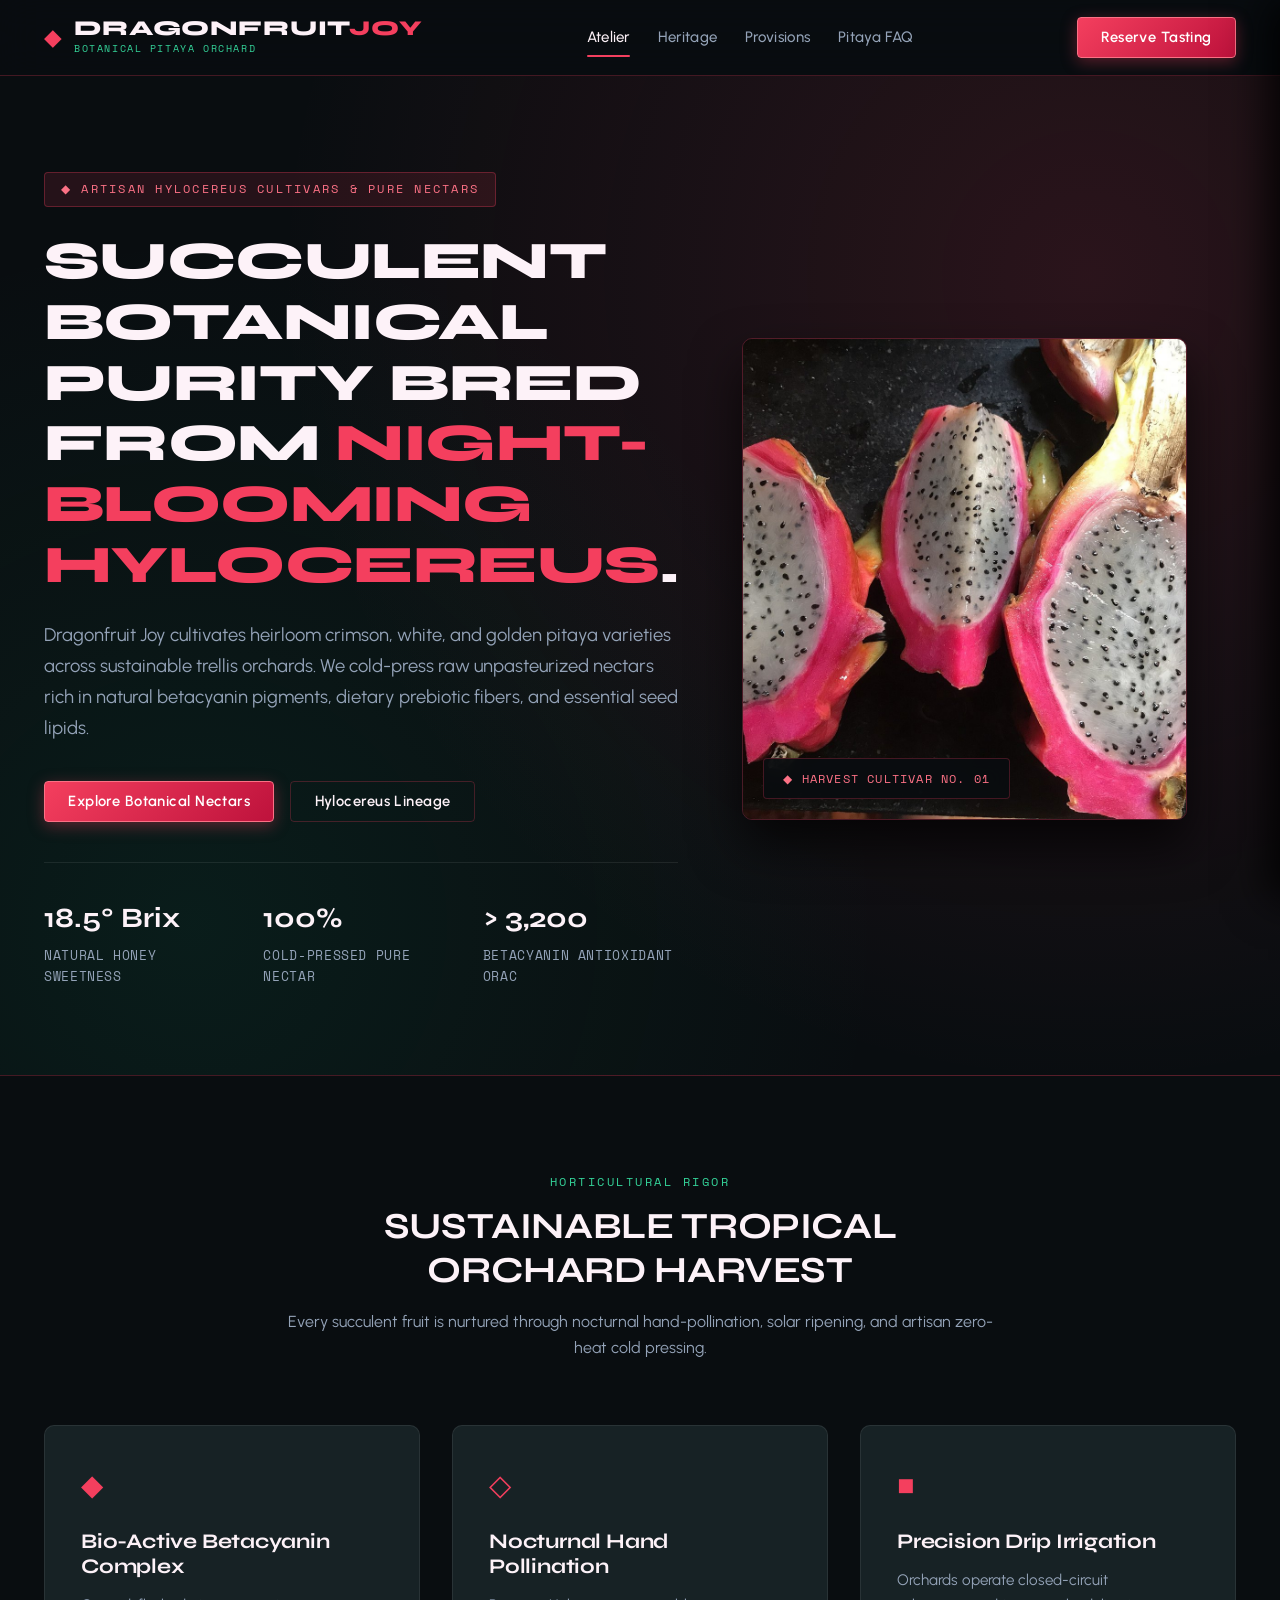
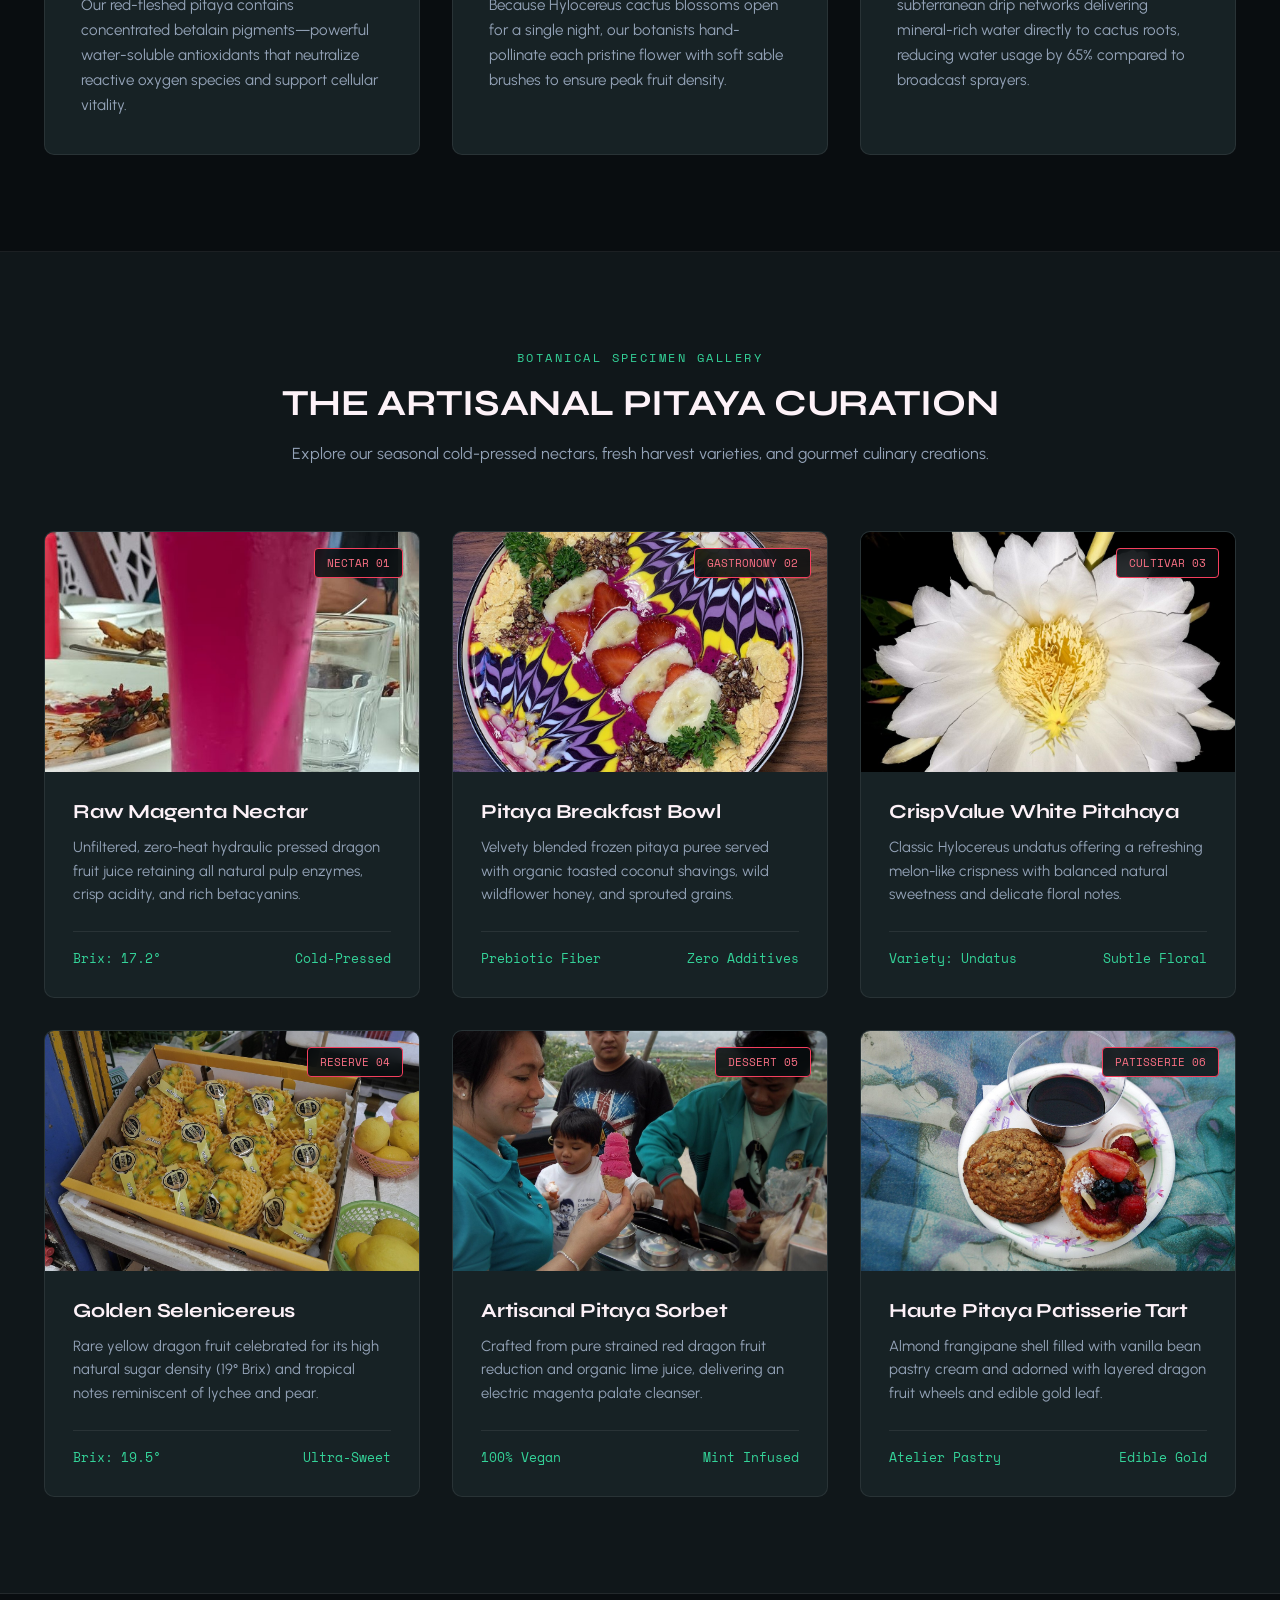
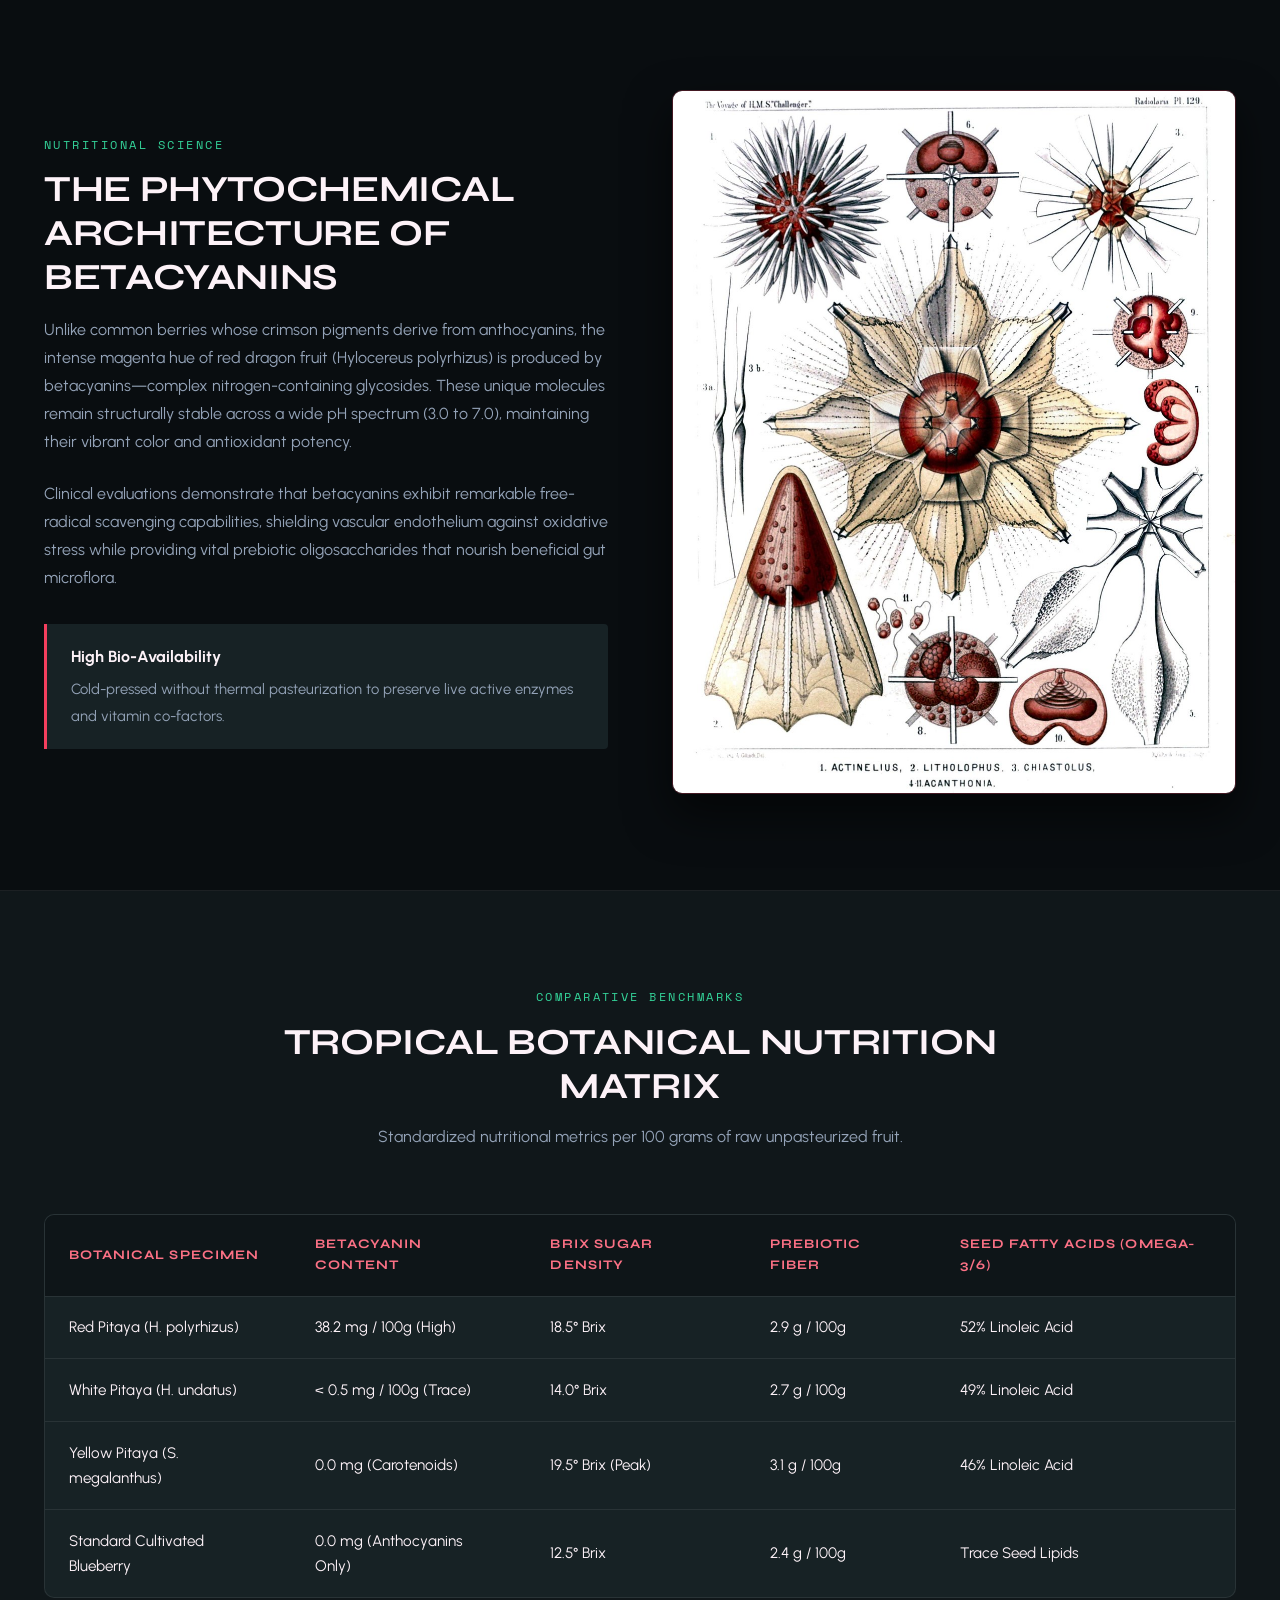
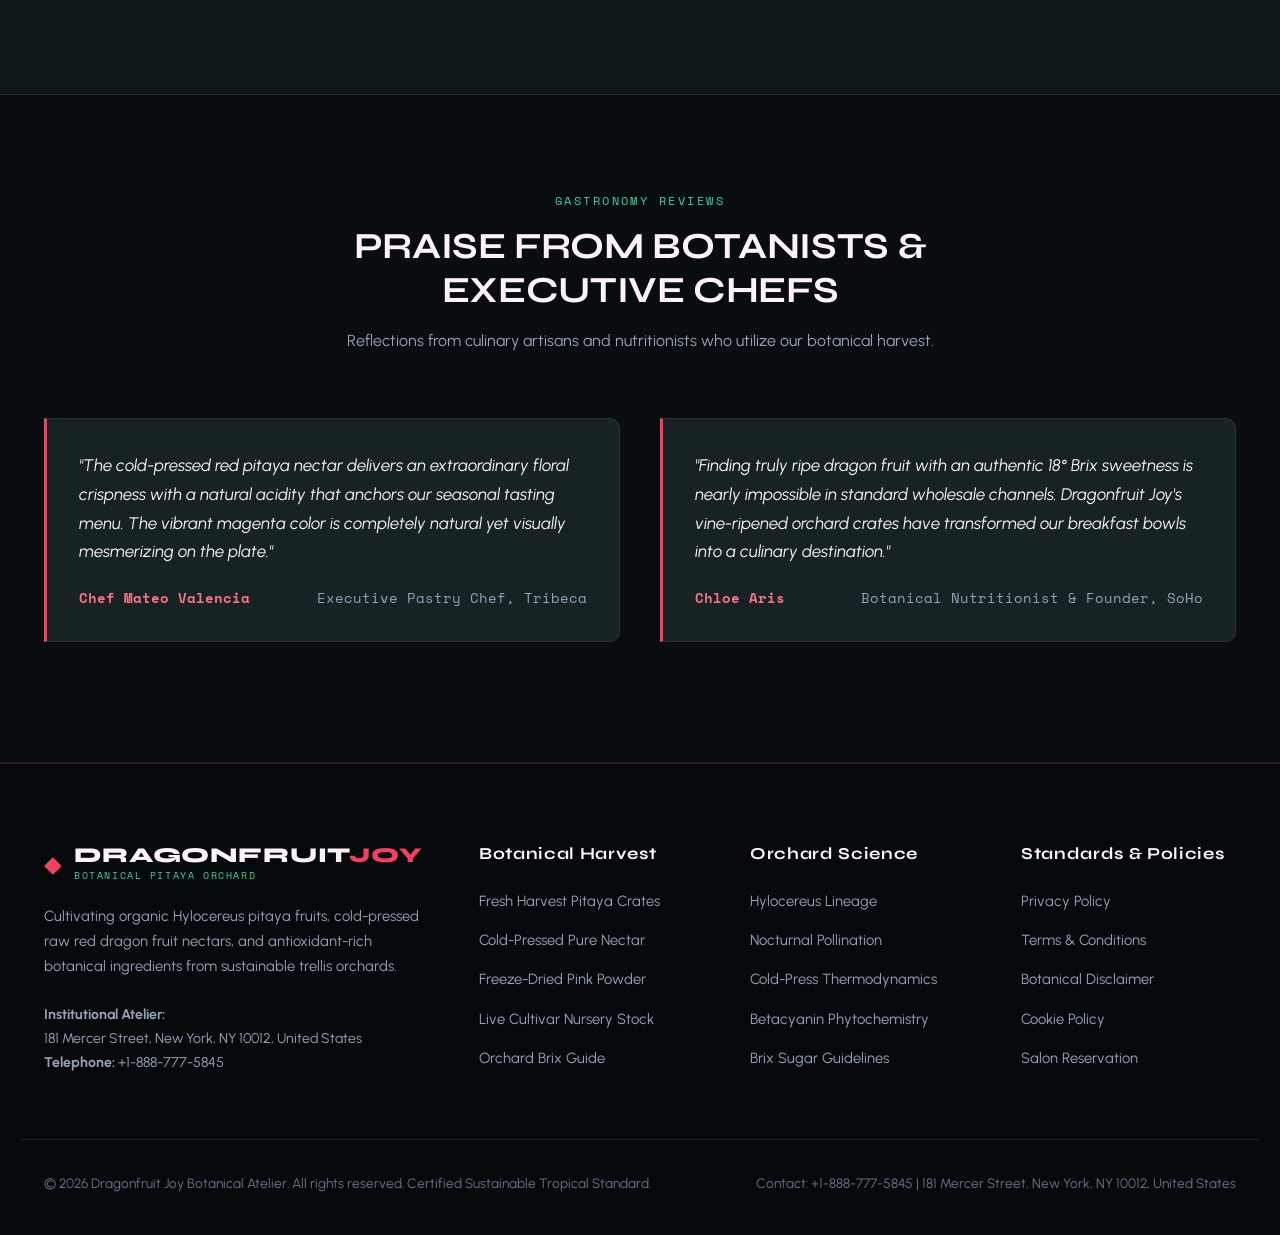
<file: index.html>
<!DOCTYPE html>
<html lang="en">
<head>
    <meta charset="UTF-8">
    <meta name="viewport" content="width=device-width, initial-scale=1.0">
    <title>Dragonfruit Joy | Organic Pitaya Nectars & Botanical Gastronomy</title>
    <meta name="description" content="Dragonfruit Joy crafts organic cold-pressed dragon fruit nectars, fresh Hylocereus pitaya harvest crates, and antioxidant-rich botanical ingredients.">
    <!-- Google tag (gtag.js) -->
<script async src="https://www.googletagmanager.com/gtag/js?id=G-0LY0HY7L01"></script>
<script>
  window.dataLayer = window.dataLayer || [];
  function gtag(){dataLayer.push(arguments);}
  gtag('js', new Date());
  gtag('config', 'G-0LY0HY7L01');
</script>
    <link rel="preconnect" href="https://fonts.googleapis.com">
    <link rel="preconnect" href="https://fonts.gstatic.com" crossorigin>
    <link href="https://fonts.googleapis.com/css2?family=Syne:wght@700;800&family=Urbanist:wght@400;500;600;700&family=Space+Mono:wght@400;700&display=swap" rel="stylesheet">
    <link rel="stylesheet" href="assets/css/style.css">
</head>
<body>
    <header class="site-header">
        <div class="container header-inner">
            <a href="index.html" class="brand-logo">
                <span class="brand-crest">&#9670;</span>
                <div class="brand-text-wrap">
                    <span class="brand-name">DRAGONFRUIT<span>JOY</span></span>
                    <span class="brand-sub">Botanical Pitaya Orchard</span>
                </div>
                <span class="brand-badge">100% BOTANICAL</span>
            </a>
            <nav class="main-nav">
                <a href="index.html" class="nav-link active">Atelier</a>
                <a href="about.html" class="nav-link ">Heritage</a>
                <a href="services.html" class="nav-link ">Provisions</a>
                <a href="faq.html" class="nav-link ">Pitaya FAQ</a>
            </nav>
            <div class="header-actions">
                <a href="contact.html" class="btn btn-primary">Reserve Tasting</a>
                <button class="drawer-toggle" id="drawer-toggle" aria-label="Toggle navigation">&#9776;</button>
            </div>
        </div>
    </header>
    <div class="mobile-drawer" id="mobile-drawer">
        <div style="display: flex; justify-content: space-between; align-items: center; padding-bottom: 1.25rem; border-bottom: 1px solid var(--color-border-subtle); margin-bottom: 0.5rem;">
            <span style="font-family: var(--font-heading); font-size: 1.2rem; color: #fff; font-weight: 700;">DRAGONFRUIT <span style="color: var(--color-magenta); font-style: italic;">JOY</span></span>
            <button class="drawer-close" id="drawer-close" aria-label="Close Menu" style="background: none; border: none; color: var(--color-text-muted); font-size: 1.8rem; cursor: pointer; line-height: 1; padding: 0 0.25rem;">&times;</button>
        </div>
        <a href="index.html" class="active">Atelier Overview</a>
        <a href="about.html" class="">Hylocereus Heritage</a>
        <a href="services.html" class="">Botanical Provisions</a>
        <a href="faq.html" class="">Pitaya FAQ</a>
        <a href="contact.html" class="" style="color: var(--color-magenta-glow); font-weight: 600;">Reserve Tasting Flight &rarr;</a>
        <div style="margin-top: auto; padding-top: 1.5rem; border-top: 1px solid var(--color-border);">
            <p style="font-size: 0.82rem; color: var(--color-text-muted); line-height: 1.5; margin: 0;">181 Mercer Street, New York, NY 10012, United States</p>
            <p style="color: var(--color-magenta-glow); margin-top: 0.5rem; font-weight: 700; font-size: 0.95rem;">+1-888-777-5845</p>
        </div>
    </div>
    </div>
<main>
    <section class="hero-section">
        <div class="container hero-grid">
            <div>
                <div class="hero-tag">&#9670; Artisan Hylocereus Cultivars & Pure Nectars</div>
                <h1 class="hero-title">SUCCULENT BOTANICAL PURITY BRED FROM <span>NIGHT-BLOOMING HYLOCEREUS</span>.</h1>
                <p class="hero-lead">
                    Dragonfruit Joy cultivates heirloom crimson, white, and golden pitaya varieties across sustainable trellis orchards. We cold-press raw unpasteurized nectars rich in natural betacyanin pigments, dietary prebiotic fibers, and essential seed lipids.
                </p>
                <div style="display: flex; gap: 1rem; flex-wrap: wrap;">
                    <a href="services.html" class="btn btn-primary">Explore Botanical Nectars</a>
                    <a href="about.html" class="btn btn-outline">Hylocereus Lineage</a>
                </div>
                <div class="hero-stats">
                    <div>
                        <div class="stat-number">18.5° Brix</div>
                        <div class="stat-label">Natural Honey Sweetness</div>
                    </div>
                    <div>
                        <div class="stat-number">100%</div>
                        <div class="stat-label">Cold-Pressed Pure Nectar</div>
                    </div>
                    <div>
                        <div class="stat-number">&gt; 3,200</div>
                        <div class="stat-label">Betacyanin Antioxidant ORAC</div>
                    </div>
                </div>
            </div>
            <div class="hero-media">
                <div class="hero-image-wrap">
                    <img src="assets/images/pitaya-hero-cross-section.jpg" alt="Vibrant ripe red-fleshed dragon fruit cross-section displaying midnight black seeds and succulent magenta pulp">
                    <div class="hero-badge-overlay">&#9670; HARVEST CULTIVAR NO. 01</div>
                </div>
            </div>
        </div>
    </section>

    <!-- Botanical Pillars -->
    <section class="section">
        <div class="container">
            <div class="section-header">
                <div class="section-tag">Horticultural Rigor</div>
                <h2 class="section-title">SUSTAINABLE TROPICAL ORCHARD HARVEST</h2>
                <p>Every succulent fruit is nurtured through nocturnal hand-pollination, solar ripening, and artisan zero-heat cold pressing.</p>
            </div>
            <div class="card-grid-3">
                <div class="feature-pillar">
                    <div class="pillar-icon">&#9670;</div>
                    <h3 class="pillar-title">Bio-Active Betacyanin Complex</h3>
                    <p class="pillar-text">Our red-fleshed pitaya contains concentrated betalain pigments—powerful water-soluble antioxidants that neutralize reactive oxygen species and support cellular vitality.</p>
                </div>
                <div class="feature-pillar">
                    <div class="pillar-icon">&#9671;</div>
                    <h3 class="pillar-title">Nocturnal Hand Pollination</h3>
                    <p class="pillar-text">Because Hylocereus cactus blossoms open for a single night, our botanists hand-pollinate each pristine flower with soft sable brushes to ensure peak fruit density.</p>
                </div>
                <div class="feature-pillar">
                    <div class="pillar-icon">&#9632;</div>
                    <h3 class="pillar-title">Precision Drip Irrigation</h3>
                    <p class="pillar-text">Orchards operate closed-circuit subterranean drip networks delivering mineral-rich water directly to cactus roots, reducing water usage by 65% compared to broadcast sprayers.</p>
                </div>
            </div>
        </div>
    </section>

    <!-- Specimen Showcase Gallery (6 Real Images) -->
    <section class="section section-darker">
        <div class="container">
            <div class="section-header">
                <div class="section-tag">Botanical Specimen Gallery</div>
                <h2 class="section-title">THE ARTISANAL PITAYA CURATION</h2>
                <p>Explore our seasonal cold-pressed nectars, fresh harvest varieties, and gourmet culinary creations.</p>
            </div>
            <div class="card-grid-3">
                <div class="specimen-card">
                    <div class="specimen-media">
                        <img src="assets/images/pitaya-cold-pressed-nectar.jpg" alt="Pure cold-pressed artisanal red pitaya nectar poured into fine glassware showing vibrant magenta hue">
                        <span class="specimen-tag">NECTAR 01</span>
                    </div>
                    <div class="specimen-body">
                        <h3 class="specimen-title">Raw Magenta Nectar</h3>
                        <p class="specimen-desc">Unfiltered, zero-heat hydraulic pressed dragon fruit juice retaining all natural pulp enzymes, crisp acidity, and rich betacyanins.</p>
                        <div class="specimen-footer">
                            <span>Brix: 17.2°</span>
                            <span>Cold-Pressed</span>
                        </div>
                    </div>
                </div>

                <div class="specimen-card">
                    <div class="specimen-media">
                        <img src="assets/images/pitaya-smoothie-bowl-granola.jpg" alt="Artisan tropical breakfast bowl topped with diced fresh dragon fruit, toasted coconut flakes, and granola">
                        <span class="specimen-tag">GASTRONOMY 02</span>
                    </div>
                    <div class="specimen-body">
                        <h3 class="specimen-title">Pitaya Breakfast Bowl</h3>
                        <p class="specimen-desc">Velvety blended frozen pitaya puree served with organic toasted coconut shavings, wild wildflower honey, and sprouted grains.</p>
                        <div class="specimen-footer">
                            <span>Prebiotic Fiber</span>
                            <span>Zero Additives</span>
                        </div>
                    </div>
                </div>

                <div class="specimen-card">
                    <div class="specimen-media">
                        <img src="assets/images/pitaya-white-fleshed-variety.jpg" alt="Crisp white-fleshed dragon fruit (Hylocereus undatus) sliced open showing contrasting black seeds and green-tipped scales">
                        <span class="specimen-tag">CULTIVAR 03</span>
                    </div>
                    <div class="specimen-body">
                        <h3 class="specimen-title">CrispValue White Pitahaya</h3>
                        <p class="specimen-desc">Classic Hylocereus undatus offering a refreshing melon-like crispness with balanced natural sweetness and delicate floral notes.</p>
                        <div class="specimen-footer">
                            <span>Variety: Undatus</span>
                            <span>Subtle Floral</span>
                        </div>
                    </div>
                </div>

                <div class="specimen-card">
                    <div class="specimen-media">
                        <img src="assets/images/pitaya-yellow-hylocereus.jpg" alt="Rare golden-yellow dragon fruit (Selenicereus megalanthus) revered for its honey-sweet Brix sugar profile">
                        <span class="specimen-tag">RESERVE 04</span>
                    </div>
                    <div class="specimen-body">
                        <h3 class="specimen-title">Golden Selenicereus</h3>
                        <p class="specimen-desc">Rare yellow dragon fruit celebrated for its high natural sugar density (19° Brix) and tropical notes reminiscent of lychee and pear.</p>
                        <div class="specimen-footer">
                            <span>Brix: 19.5°</span>
                            <span>Ultra-Sweet</span>
                        </div>
                    </div>
                </div>

                <div class="specimen-card">
                    <div class="specimen-media">
                        <img src="assets/images/pitaya-artisanal-sorbet-scoop.jpg" alt="Gourmet scoop of vibrant magenta pitaya sorbet garnished with fresh garden mint leaves">
                        <span class="specimen-tag">DESSERT 05</span>
                    </div>
                    <div class="specimen-body">
                        <h3 class="specimen-title">Artisanal Pitaya Sorbet</h3>
                        <p class="specimen-desc">Crafted from pure strained red dragon fruit reduction and organic lime juice, delivering an electric magenta palate cleanser.</p>
                        <div class="specimen-footer">
                            <span>100% Vegan</span>
                            <span>Mint Infused</span>
                        </div>
                    </div>
                </div>

                <div class="specimen-card">
                    <div class="specimen-media">
                        <img src="assets/images/pitaya-culinary-tart-pastry.jpg" alt="Haute patisserie fruit tart decorated with concentric wheels of fresh dragon fruit and edible gold leaf">
                        <span class="specimen-tag">PATISSERIE 06</span>
                    </div>
                    <div class="specimen-body">
                        <h3 class="specimen-title">Haute Pitaya Patisserie Tart</h3>
                        <p class="specimen-desc">Almond frangipane shell filled with vanilla bean pastry cream and adorned with layered dragon fruit wheels and edible gold leaf.</p>
                        <div class="specimen-footer">
                            <span>Atelier Pastry</span>
                            <span>Edible Gold</span>
                        </div>
                    </div>
                </div>
            </div>
        </div>
    </section>

    <!-- Phytochemical Kinetics -->
    <section class="section">
        <div class="container" style="display: grid; grid-template-columns: 1fr 1fr; gap: 4rem; align-items: center;">
            <div>
                <div class="section-tag">Nutritional Science</div>
                <h2 class="section-title">THE PHYTOCHEMICAL ARCHITECTURE OF BETACYANINS</h2>
                <p style="margin-bottom: 1.5rem; line-height: 1.75;">
                    Unlike common berries whose crimson pigments derive from anthocyanins, the intense magenta hue of red dragon fruit (Hylocereus polyrhizus) is produced by betacyanins—complex nitrogen-containing glycosides. These unique molecules remain structurally stable across a wide pH spectrum (3.0 to 7.0), maintaining their vibrant color and antioxidant potency.
                </p>
                <p style="margin-bottom: 2rem; line-height: 1.75;">
                    Clinical evaluations demonstrate that betacyanins exhibit remarkable free-radical scavenging capabilities, shielding vascular endothelium against oxidative stress while providing vital prebiotic oligosaccharides that nourish beneficial gut microflora.
                </p>
                <div style="border-left: 3px solid var(--color-magenta); padding-left: 1.5rem; background: var(--color-surface-card); padding: 1.25rem 1.5rem; border-radius: 0 var(--radius-sm) var(--radius-sm) 0;">
                    <strong style="color: var(--color-blossom-cream); display: block; margin-bottom: 0.4rem;">High Bio-Availability</strong>
                    <span style="font-size: 0.92rem; color: var(--color-text-muted);">Cold-pressed without thermal pasteurization to preserve live active enzymes and vitamin co-factors.</span>
                </div>
            </div>
            <div>
                <img src="assets/images/pitaya-betacyanin-pigments.jpg" alt="Laboratory extraction of natural betacyanin antioxidant pigments from red pitaya pulp into graduated glassware" style="border-radius: var(--radius-md); border: 1px solid var(--color-border); box-shadow: 0 20px 45px rgba(0,0,0,0.6);">
            </div>
        </div>
    </section>

    <!-- Benchmarks Spec Table -->
    <section class="section section-darker">
        <div class="container">
            <div class="section-header">
                <div class="section-tag">Comparative Benchmarks</div>
                <h2 class="section-title">TROPICAL BOTANICAL NUTRITION MATRIX</h2>
                <p>Standardized nutritional metrics per 100 grams of raw unpasteurized fruit.</p>
            </div>
            <div class="spec-table-wrap">
                <table class="spec-table">
                    <thead>
                        <tr>
                            <th>Botanical Specimen</th>
                            <th>Betacyanin Content</th>
                            <th>Brix Sugar Density</th>
                            <th>Prebiotic Fiber</th>
                            <th>Seed Fatty Acids (Omega-3/6)</th>
                        </tr>
                    </thead>
                    <tbody>
                        <tr>
                            <td>Red Pitaya (H. polyrhizus)</td>
                            <td>38.2 mg / 100g (High)</td>
                            <td>18.5° Brix</td>
                            <td>2.9 g / 100g</td>
                            <td>52% Linoleic Acid</td>
                        </tr>
                        <tr>
                            <td>White Pitaya (H. undatus)</td>
                            <td>&lt; 0.5 mg / 100g (Trace)</td>
                            <td>14.0° Brix</td>
                            <td>2.7 g / 100g</td>
                            <td>49% Linoleic Acid</td>
                        </tr>
                        <tr>
                            <td>Yellow Pitaya (S. megalanthus)</td>
                            <td>0.0 mg (Carotenoids)</td>
                            <td>19.5° Brix (Peak)</td>
                            <td>3.1 g / 100g</td>
                            <td>46% Linoleic Acid</td>
                        </tr>
                        <tr>
                            <td>Standard Cultivated Blueberry</td>
                            <td>0.0 mg (Anthocyanins Only)</td>
                            <td>12.5° Brix</td>
                            <td>2.4 g / 100g</td>
                            <td>Trace Seed Lipids</td>
                        </tr>
                    </tbody>
                </table>
            </div>
        </div>
    </section>

    <!-- Client Testimonials & Orchard Reviews -->
    <section class="section">
        <div class="container">
            <div class="section-header">
                <div class="section-tag">Gastronomy Reviews</div>
                <h2 class="section-title">PRAISE FROM BOTANISTS & EXECUTIVE CHEFS</h2>
                <p>Reflections from culinary artisans and nutritionists who utilize our botanical harvest.</p>
            </div>
            <div class="card-grid-2">
                <div class="review-card">
                    <p class="review-quote">"The cold-pressed red pitaya nectar delivers an extraordinary floral crispness with a natural acidity that anchors our seasonal tasting menu. The vibrant magenta color is completely natural yet visually mesmerizing on the plate."</p>
                    <div class="review-author">
                        <strong>Chef Mateo Valencia</strong>
                        <span>Executive Pastry Chef, Tribeca</span>
                    </div>
                </div>
                <div class="review-card">
                    <p class="review-quote">"Finding truly ripe dragon fruit with an authentic 18° Brix sweetness is nearly impossible in standard wholesale channels. Dragonfruit Joy's vine-ripened orchard crates have transformed our breakfast bowls into a culinary destination."</p>
                    <div class="review-author">
                        <strong>Chloe Aris</strong>
                        <span>Botanical Nutritionist & Founder, SoHo</span>
                    </div>
                </div>
            </div>
        </div>
    </section>
</main>
    <footer class="site-footer">
        <div class="container footer-grid">
            <div>
                <div class="brand-logo" style="margin-bottom: 1.25rem;">
                    <span class="brand-crest">&#9670;</span>
                    <div class="brand-text-wrap">
                        <span class="brand-name">DRAGONFRUIT<span>JOY</span></span>
                        <span class="brand-sub">Botanical Pitaya Orchard</span>
                    </div>
                </div>
                <p style="font-size: 0.92rem; margin-bottom: 1.5rem; line-height: 1.7;">
                    Cultivating organic Hylocereus pitaya fruits, cold-pressed raw red dragon fruit nectars, and antioxidant-rich botanical ingredients from sustainable trellis orchards.
                </p>
                <div style="font-size: 0.88rem; line-height: 1.7; color: var(--color-text-muted);">
                    <strong>Institutional Atelier:</strong><br>
                    181 Mercer Street, New York, NY 10012, United States<br>
                    <strong>Telephone:</strong> +1-888-777-5845
                </div>
            </div>
            <div>
                <h4 class="footer-title">Botanical Harvest</h4>
                <ul class="footer-links">
                    <li><a href="services.html">Fresh Harvest Pitaya Crates</a></li>
                    <li><a href="services.html">Cold-Pressed Pure Nectar</a></li>
                    <li><a href="services.html">Freeze-Dried Pink Powder</a></li>
                    <li><a href="services.html">Live Cultivar Nursery Stock</a></li>
                    <li><a href="faq.html">Orchard Brix Guide</a></li>
                </ul>
            </div>
            <div>
                <h4 class="footer-title">Orchard Science</h4>
                <ul class="footer-links">
                    <li><a href="about.html">Hylocereus Lineage</a></li>
                    <li><a href="about.html">Nocturnal Pollination</a></li>
                    <li><a href="services.html">Cold-Press Thermodynamics</a></li>
                    <li><a href="faq.html">Betacyanin Phytochemistry</a></li>
                    <li><a href="faq.html">Brix Sugar Guidelines</a></li>
                </ul>
            </div>
            <div>
                <h4 class="footer-title">Standards & Policies</h4>
                <ul class="footer-links">
                    <li><a href="privacy-policy.html">Privacy Policy</a></li>
                    <li><a href="terms-and-conditions.html">Terms & Conditions</a></li>
                    <li><a href="disclaimer.html">Botanical Disclaimer</a></li>
                    <li><a href="cookie-policy.html">Cookie Policy</a></li>
                    <li><a href="contact.html">Salon Reservation</a></li>
                </ul>
            </div>
        </div>
        <div class="container footer-bottom">
            <div>&copy; 2026 Dragonfruit Joy Botanical Atelier. All rights reserved. Certified Sustainable Tropical Standard.</div>
            <div>Contact: +1-888-777-5845 | 181 Mercer Street, New York, NY 10012, United States</div>
        </div>
    </footer>
<script src="assets/js/main.js"></script>
</body>
</html>
</file>
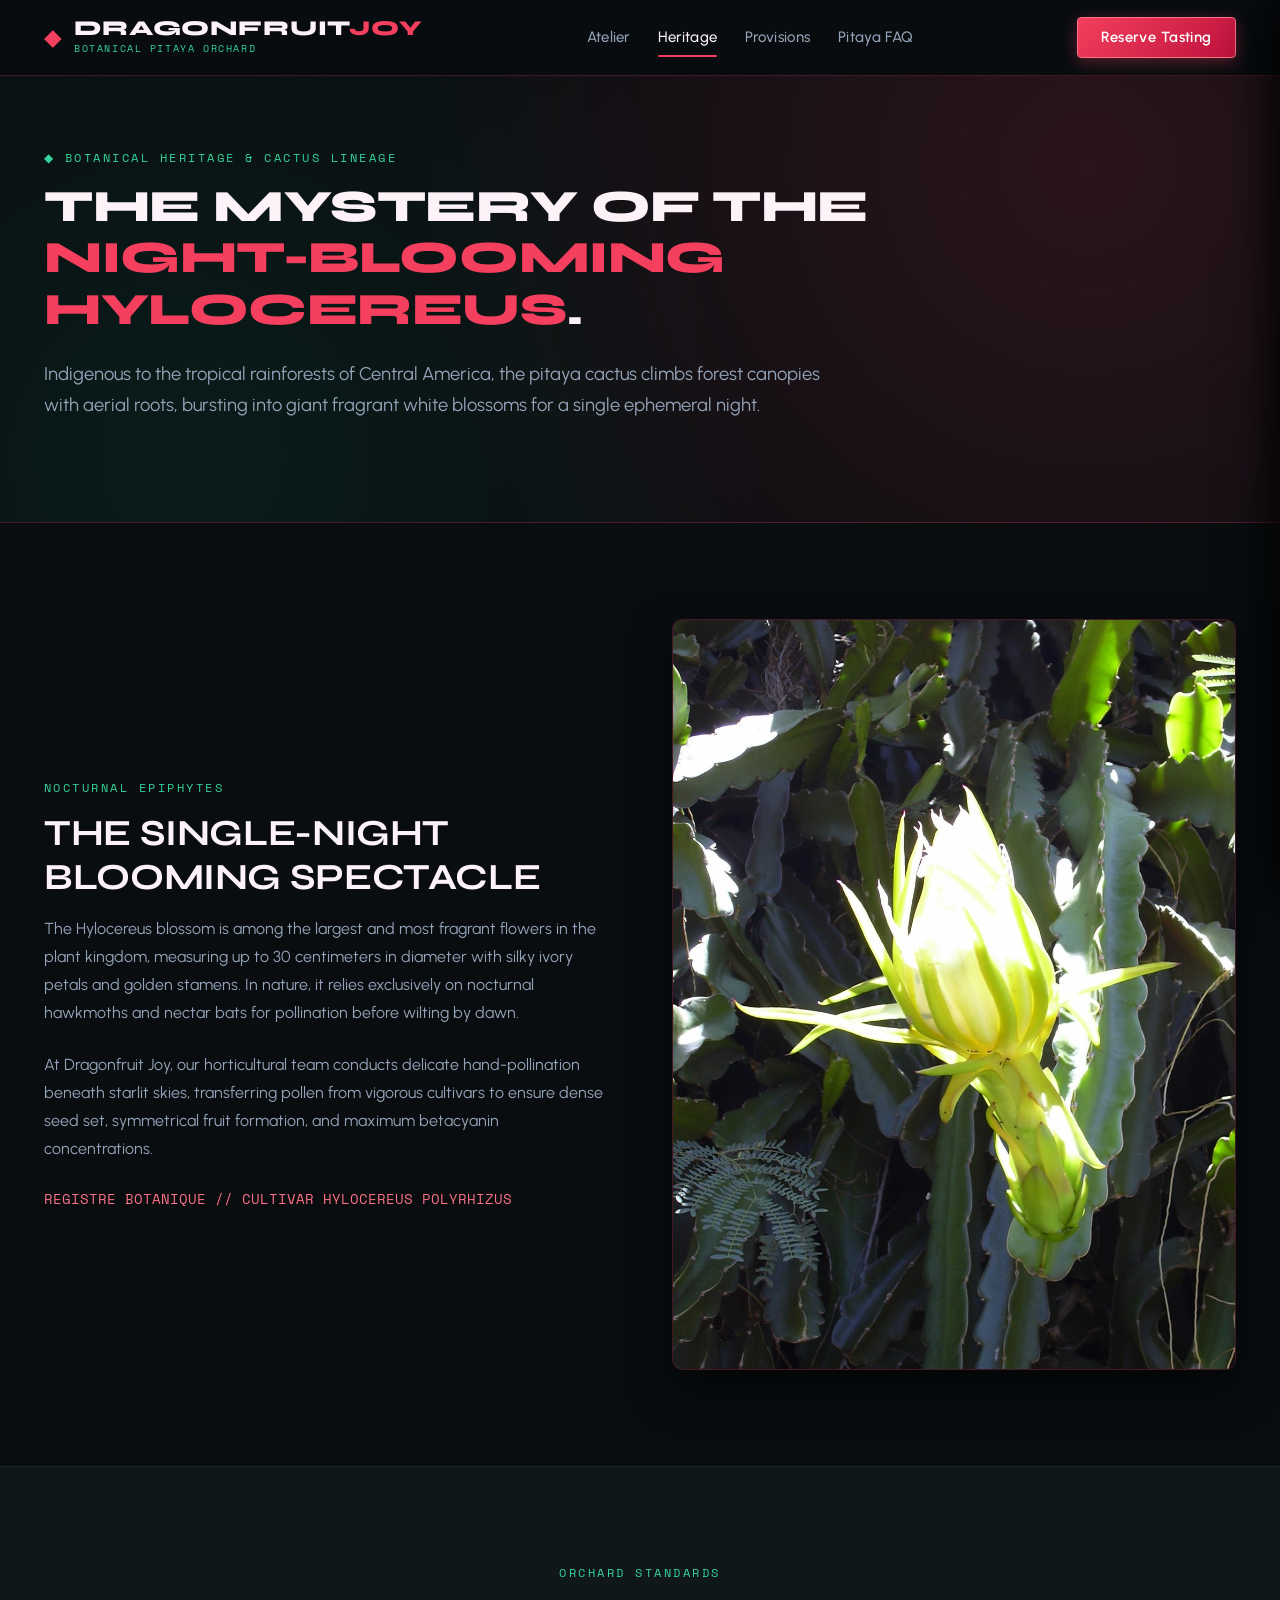
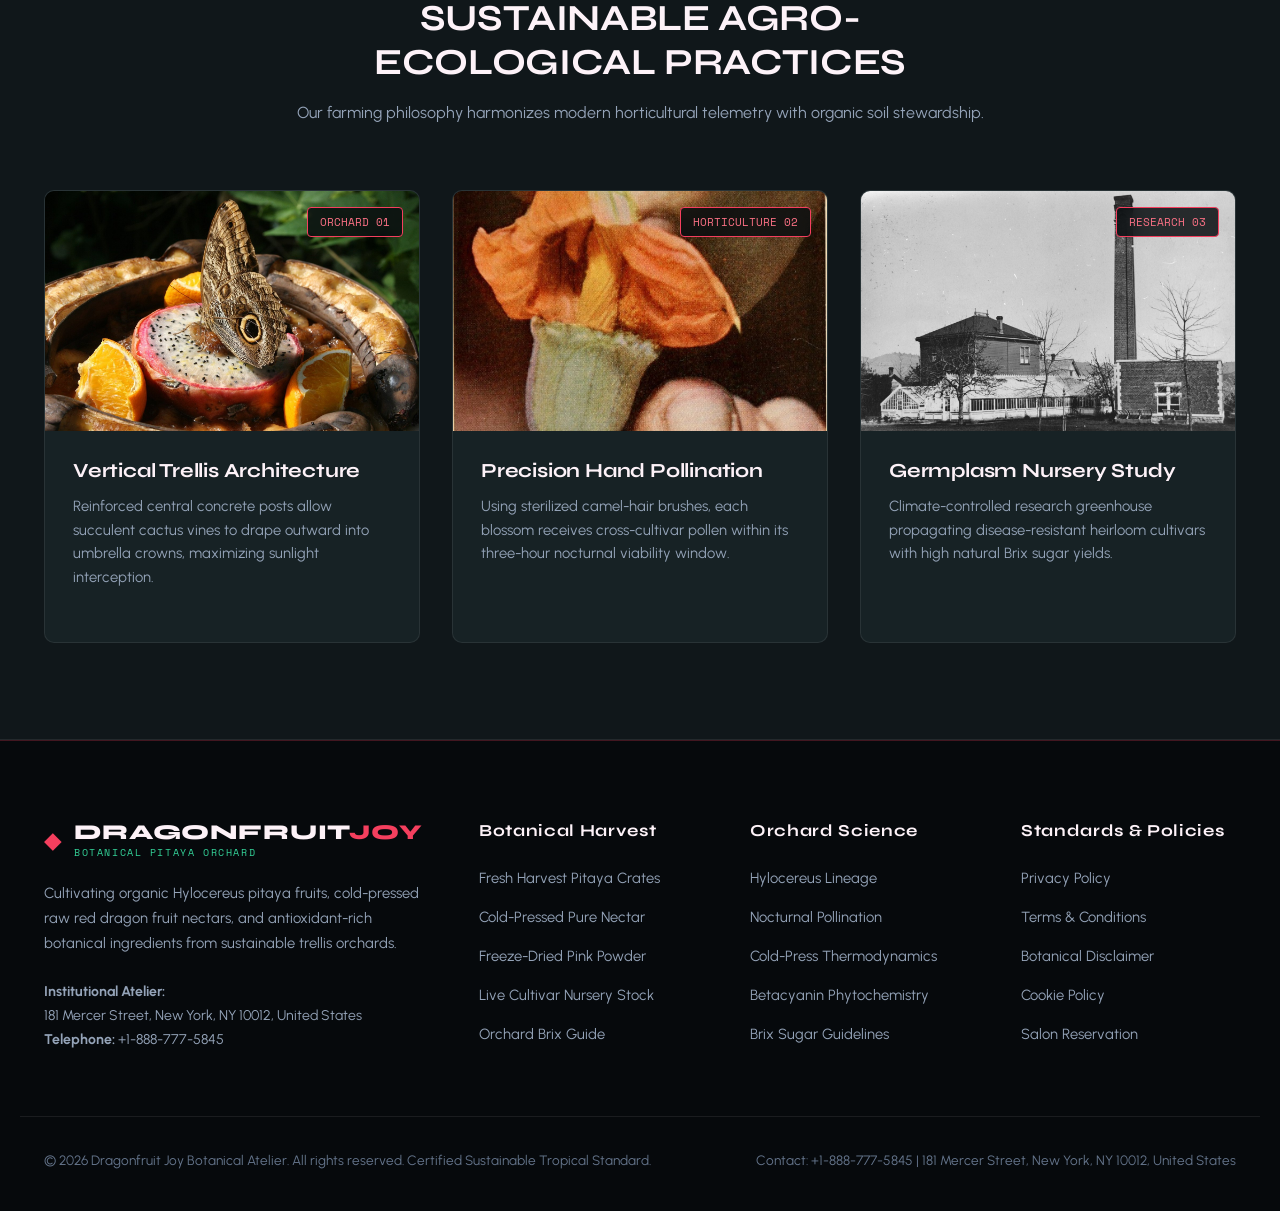
<file: about.html>
<!DOCTYPE html>
<html lang="en">
<head>
    <meta charset="UTF-8">
    <meta name="viewport" content="width=device-width, initial-scale=1.0">
    <title>Heritage & Hylocereus Lineage | Dragonfruit Joy</title>
    <meta name="description" content="Discover the botanical origins of Hylocereus cactus cultivars, nocturnal pollination, and organic orchard agriculture at Dragonfruit Joy.">
    <!-- Google tag (gtag.js) -->
<script async src="https://www.googletagmanager.com/gtag/js?id=G-0LY0HY7L01"></script>
<script>
  window.dataLayer = window.dataLayer || [];
  function gtag(){dataLayer.push(arguments);}
  gtag('js', new Date());
  gtag('config', 'G-0LY0HY7L01');
</script>
    <link rel="preconnect" href="https://fonts.googleapis.com">
    <link rel="preconnect" href="https://fonts.gstatic.com" crossorigin>
    <link href="https://fonts.googleapis.com/css2?family=Syne:wght@700;800&family=Urbanist:wght@400;500;600;700&family=Space+Mono:wght@400;700&display=swap" rel="stylesheet">
    <link rel="stylesheet" href="assets/css/style.css">
</head>
<body>
    <header class="site-header">
        <div class="container header-inner">
            <a href="index.html" class="brand-logo">
                <span class="brand-crest">&#9670;</span>
                <div class="brand-text-wrap">
                    <span class="brand-name">DRAGONFRUIT<span>JOY</span></span>
                    <span class="brand-sub">Botanical Pitaya Orchard</span>
                </div>
                <span class="brand-badge">100% BOTANICAL</span>
            </a>
            <nav class="main-nav">
                <a href="index.html" class="nav-link ">Atelier</a>
                <a href="about.html" class="nav-link active">Heritage</a>
                <a href="services.html" class="nav-link ">Provisions</a>
                <a href="faq.html" class="nav-link ">Pitaya FAQ</a>
            </nav>
            <div class="header-actions">
                <a href="contact.html" class="btn btn-primary">Reserve Tasting</a>
                <button class="drawer-toggle" id="drawer-toggle" aria-label="Toggle navigation">&#9776;</button>
            </div>
        </div>
    </header>
    <div class="mobile-drawer" id="mobile-drawer">
        <div style="display: flex; justify-content: space-between; align-items: center; padding-bottom: 1.25rem; border-bottom: 1px solid var(--color-border-subtle); margin-bottom: 0.5rem;">
            <span style="font-family: var(--font-heading); font-size: 1.2rem; color: #fff; font-weight: 700;">DRAGONFRUIT <span style="color: var(--color-magenta); font-style: italic;">JOY</span></span>
            <button class="drawer-close" id="drawer-close" aria-label="Close Menu" style="background: none; border: none; color: var(--color-text-muted); font-size: 1.8rem; cursor: pointer; line-height: 1; padding: 0 0.25rem;">&times;</button>
        </div>
        <a href="index.html" class="">Atelier Overview</a>
        <a href="about.html" class="active">Hylocereus Heritage</a>
        <a href="services.html" class="">Botanical Provisions</a>
        <a href="faq.html" class="">Pitaya FAQ</a>
        <a href="contact.html" class="" style="color: var(--color-magenta-glow); font-weight: 600;">Reserve Tasting Flight &rarr;</a>
        <div style="margin-top: auto; padding-top: 1.5rem; border-top: 1px solid var(--color-border);">
            <p style="font-size: 0.82rem; color: var(--color-text-muted); line-height: 1.5; margin: 0;">181 Mercer Street, New York, NY 10012, United States</p>
            <p style="color: var(--color-magenta-glow); margin-top: 0.5rem; font-weight: 700; font-size: 0.95rem;">+1-888-777-5845</p>
        </div>
    </div>
    </div>
<main>
    <section class="hero-section" style="padding: 4.5rem 0 4rem;">
        <div class="container">
            <div class="section-tag">&#9670; Botanical Heritage & Cactus Lineage</div>
            <h1 class="hero-title" style="font-size: 2.8rem; max-width: 850px;">THE MYSTERY OF THE <span>NIGHT-BLOOMING HYLOCEREUS</span>.</h1>
            <p class="hero-lead" style="max-width: 780px;">
                Indigenous to the tropical rainforests of Central America, the pitaya cactus climbs forest canopies with aerial roots, bursting into giant fragrant white blossoms for a single ephemeral night.
            </p>
        </div>
    </section>

    <section class="section">
        <div class="container" style="display: grid; grid-template-columns: 1fr 1fr; gap: 4rem; align-items: center;">
            <div>
                <div class="section-tag">Nocturnal Epiphytes</div>
                <h2 class="section-title">THE SINGLE-NIGHT BLOOMING SPECTACLE</h2>
                <p style="margin-bottom: 1.5rem; line-height: 1.75;">
                    The Hylocereus blossom is among the largest and most fragrant flowers in the plant kingdom, measuring up to 30 centimeters in diameter with silky ivory petals and golden stamens. In nature, it relies exclusively on nocturnal hawkmoths and nectar bats for pollination before wilting by dawn.
                </p>
                <p style="line-height: 1.75; margin-bottom: 1.5rem;">
                    At Dragonfruit Joy, our horticultural team conducts delicate hand-pollination beneath starlit skies, transferring pollen from vigorous cultivars to ensure dense seed set, symmetrical fruit formation, and maximum betacyanin concentrations.
                </p>
                <div style="font-family: var(--font-mono); color: var(--color-magenta-glow); font-size: 0.9rem;">
                    REGISTRE BOTANIQUE // CULTIVAR HYLOCEREUS POLYRHIZUS
                </div>
            </div>
            <div>
                <img src="assets/images/pitaya-night-blooming-flower.jpg" alt="Luminescent night-blooming white flower of the Hylocereus cactus opening under nocturnal tropical skies" style="border-radius: var(--radius-md); border: 1px solid var(--color-border); box-shadow: 0 20px 45px rgba(0,0,0,0.6);">
            </div>
        </div>
    </section>

    <section class="section section-darker">
        <div class="container">
            <div class="section-header">
                <div class="section-tag">Orchard Standards</div>
                <h2 class="section-title">SUSTAINABLE AGRO-ECOLOGICAL PRACTICES</h2>
                <p>Our farming philosophy harmonizes modern horticultural telemetry with organic soil stewardship.</p>
            </div>
            <div class="card-grid-3">
                <div class="specimen-card">
                    <div class="specimen-media">
                        <img src="assets/images/pitaya-cactus-trellis-vine.jpg" alt="Trailing succulent green stems of Hylocereus climbing trellis frames in certified organic orchard">
                        <span class="specimen-tag">ORCHARD 01</span>
                    </div>
                    <div class="specimen-body">
                        <h3 class="specimen-title">Vertical Trellis Architecture</h3>
                        <p class="specimen-desc">Reinforced central concrete posts allow succulent cactus vines to drape outward into umbrella crowns, maximizing sunlight interception.</p>
                    </div>
                </div>

                <div class="specimen-card">
                    <div class="specimen-media">
                        <img src="assets/images/pitaya-hand-pollination-brush.jpg" alt="Delicate nocturnal hand-pollination of Hylocereus cactus blossoms using fine sable bristle brushes">
                        <span class="specimen-tag">HORTICULTURE 02</span>
                    </div>
                    <div class="specimen-body">
                        <h3 class="specimen-title">Precision Hand Pollination</h3>
                        <p class="specimen-desc">Using sterilized camel-hair brushes, each blossom receives cross-cultivar pollen within its three-hour nocturnal viability window.</p>
                    </div>
                </div>

                <div class="specimen-card">
                    <div class="specimen-media">
                        <img src="assets/images/pitaya-botanical-greenhouse-study.jpg" alt="Controlled-environment botanical greenhouse cultivating heirloom Hylocereus cultivars for orchard grafting">
                        <span class="specimen-tag">RESEARCH 03</span>
                    </div>
                    <div class="specimen-body">
                        <h3 class="specimen-title">Germplasm Nursery Study</h3>
                        <p class="specimen-desc">Climate-controlled research greenhouse propagating disease-resistant heirloom cultivars with high natural Brix sugar yields.</p>
                    </div>
                </div>
            </div>
        </div>
    </section>
</main>
    <footer class="site-footer">
        <div class="container footer-grid">
            <div>
                <div class="brand-logo" style="margin-bottom: 1.25rem;">
                    <span class="brand-crest">&#9670;</span>
                    <div class="brand-text-wrap">
                        <span class="brand-name">DRAGONFRUIT<span>JOY</span></span>
                        <span class="brand-sub">Botanical Pitaya Orchard</span>
                    </div>
                </div>
                <p style="font-size: 0.92rem; margin-bottom: 1.5rem; line-height: 1.7;">
                    Cultivating organic Hylocereus pitaya fruits, cold-pressed raw red dragon fruit nectars, and antioxidant-rich botanical ingredients from sustainable trellis orchards.
                </p>
                <div style="font-size: 0.88rem; line-height: 1.7; color: var(--color-text-muted);">
                    <strong>Institutional Atelier:</strong><br>
                    181 Mercer Street, New York, NY 10012, United States<br>
                    <strong>Telephone:</strong> +1-888-777-5845
                </div>
            </div>
            <div>
                <h4 class="footer-title">Botanical Harvest</h4>
                <ul class="footer-links">
                    <li><a href="services.html">Fresh Harvest Pitaya Crates</a></li>
                    <li><a href="services.html">Cold-Pressed Pure Nectar</a></li>
                    <li><a href="services.html">Freeze-Dried Pink Powder</a></li>
                    <li><a href="services.html">Live Cultivar Nursery Stock</a></li>
                    <li><a href="faq.html">Orchard Brix Guide</a></li>
                </ul>
            </div>
            <div>
                <h4 class="footer-title">Orchard Science</h4>
                <ul class="footer-links">
                    <li><a href="about.html">Hylocereus Lineage</a></li>
                    <li><a href="about.html">Nocturnal Pollination</a></li>
                    <li><a href="services.html">Cold-Press Thermodynamics</a></li>
                    <li><a href="faq.html">Betacyanin Phytochemistry</a></li>
                    <li><a href="faq.html">Brix Sugar Guidelines</a></li>
                </ul>
            </div>
            <div>
                <h4 class="footer-title">Standards & Policies</h4>
                <ul class="footer-links">
                    <li><a href="privacy-policy.html">Privacy Policy</a></li>
                    <li><a href="terms-and-conditions.html">Terms & Conditions</a></li>
                    <li><a href="disclaimer.html">Botanical Disclaimer</a></li>
                    <li><a href="cookie-policy.html">Cookie Policy</a></li>
                    <li><a href="contact.html">Salon Reservation</a></li>
                </ul>
            </div>
        </div>
        <div class="container footer-bottom">
            <div>&copy; 2026 Dragonfruit Joy Botanical Atelier. All rights reserved. Certified Sustainable Tropical Standard.</div>
            <div>Contact: +1-888-777-5845 | 181 Mercer Street, New York, NY 10012, United States</div>
        </div>
    </footer>
<script src="assets/js/main.js"></script>
</body>
</html>
</file>
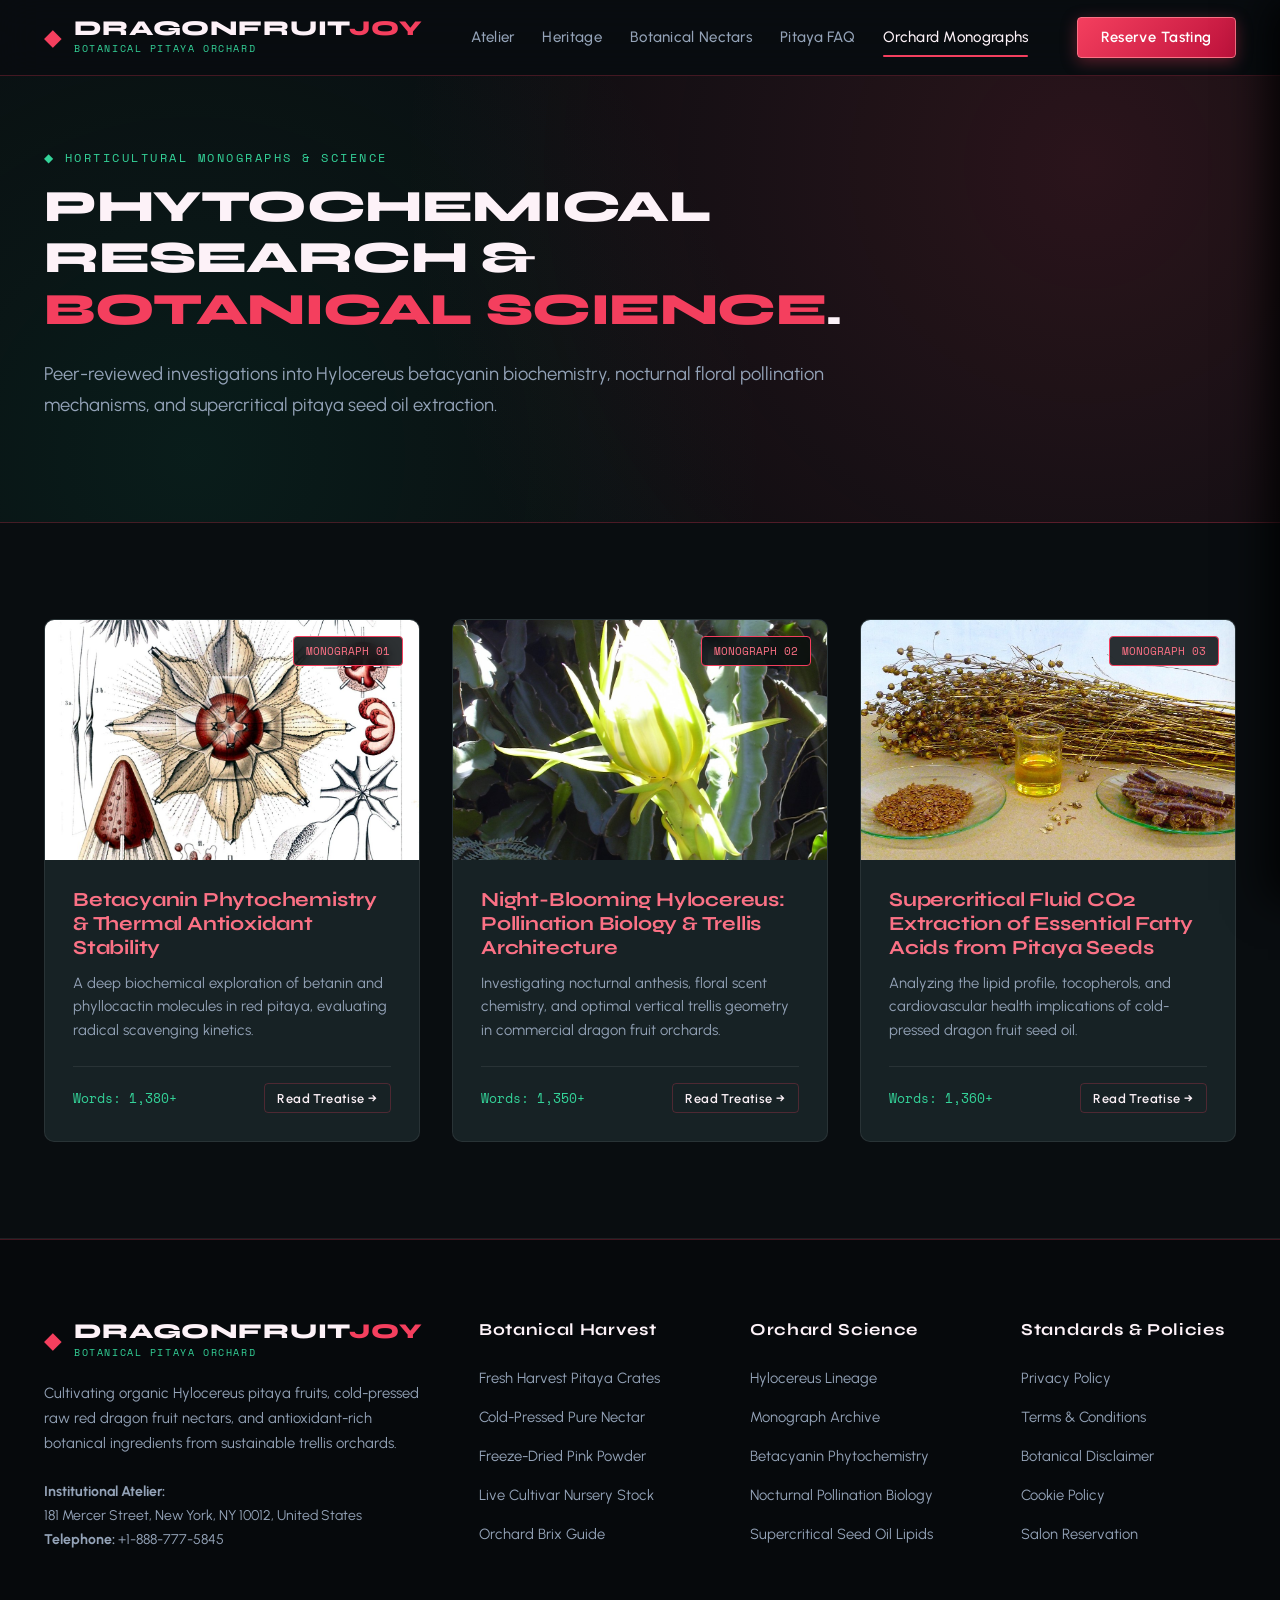
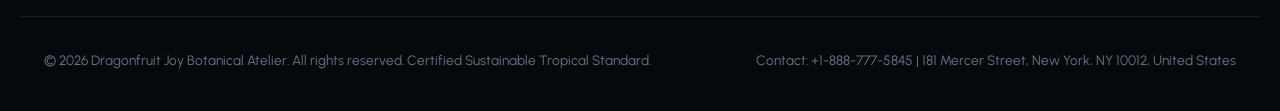
<file: blog.html>
<!DOCTYPE html>
<html lang="en">
<head>
    <meta charset="UTF-8">
    <meta name="viewport" content="width=device-width, initial-scale=1.0">
    <title>Orchard Monographs & Phytochemical Research | Dragonfruit Joy</title>
    <meta name="description" content="Scholarly treatises and botanical monographs analyzing betacyanin pigments, night-blooming cactus biology, and pitaya seed lipid science.">
    <!-- Google tag (gtag.js) -->
<script async src="https://www.googletagmanager.com/gtag/js?id=G-0LY0HY7L01"></script>
<script>
  window.dataLayer = window.dataLayer || [];
  function gtag(){dataLayer.push(arguments);}
  gtag('js', new Date());
  gtag('config', 'G-0LY0HY7L01');
</script>
    <link rel="preconnect" href="https://fonts.googleapis.com">
    <link rel="preconnect" href="https://fonts.gstatic.com" crossorigin>
    <link href="https://fonts.googleapis.com/css2?family=Syne:wght@700;800&family=Urbanist:wght@400;500;600;700&family=Space+Mono:wght@400;700&display=swap" rel="stylesheet">
    <link rel="stylesheet" href="assets/css/style.css">
</head>
<body>
    <header class="site-header">
        <div class="container header-inner">
            <a href="index.html" class="brand-logo">
                <span class="brand-crest">&#9670;</span>
                <div class="brand-text-wrap">
                    <span class="brand-name">DRAGONFRUIT<span>JOY</span></span>
                    <span class="brand-sub">Botanical Pitaya Orchard</span>
                </div>
                <span class="brand-badge">100% BOTANICAL</span>
            </a>
            <nav class="main-nav">
                <a href="index.html" class="nav-link ">Atelier</a>
                <a href="about.html" class="nav-link ">Heritage</a>
                <a href="services.html" class="nav-link ">Botanical Nectars</a>
                <a href="faq.html" class="nav-link ">Pitaya FAQ</a>
                <a href="blog.html" class="nav-link active">Orchard Monographs</a>
            </nav>
            <div class="header-actions">
                <a href="contact.html" class="btn btn-primary">Reserve Tasting</a>
                <button class="drawer-toggle" id="drawer-toggle" aria-label="Toggle navigation">&#9776;</button>
            </div>
        </div>
    </header>
    <div class="mobile-drawer" id="mobile-drawer">
        <a href="index.html">Atelier</a>
        <a href="about.html">Heritage</a>
        <a href="services.html">Botanical Nectars</a>
        <a href="faq.html">Pitaya FAQ</a>
        <a href="blog.html">Orchard Monographs</a>
        <a href="contact.html">Tasting Salon & Inquiries</a>
        <div style="margin-top: auto; padding-top: 2rem; border-top: 1px solid var(--color-border);">
            <p style="font-size: 0.85rem; color: var(--color-text-muted);">181 Mercer Street, New York, NY 10012, United States</p>
            <p style="font-size: 0.85rem; color: var(--color-magenta-glow); margin-top: 0.5rem; font-weight: 700;">+1-888-777-5845</p>
        </div>
    </div>
<main>
    <section class="hero-section" style="padding: 4.5rem 0 4rem;">
        <div class="container">
            <div class="section-tag">&#9670; Horticultural Monographs & Science</div>
            <h1 class="hero-title" style="font-size: 2.8rem; max-width: 850px;">PHYTOCHEMICAL RESEARCH & <span>BOTANICAL SCIENCE</span>.</h1>
            <p class="hero-lead" style="max-width: 780px;">
                Peer-reviewed investigations into Hylocereus betacyanin biochemistry, nocturnal floral pollination mechanisms, and supercritical pitaya seed oil extraction.
            </p>
        </div>
    </section>

    <section class="section">
        <div class="container">
            <div class="card-grid-3">
                <div class="specimen-card">
                    <div class="specimen-media">
                        <img src="assets/images/pitaya-betacyanin-pigments.jpg" alt="Laboratory extraction of natural betacyanin antioxidant pigments from red pitaya pulp into graduated glassware">
                        <span class="specimen-tag">MONOGRAPH 01</span>
                    </div>
                    <div class="specimen-body">
                        <h3 class="specimen-title"><a href="blog/blog-1.html">Betacyanin Phytochemistry & Thermal Antioxidant Stability</a></h3>
                        <p class="specimen-desc">A deep biochemical exploration of betanin and phyllocactin molecules in red pitaya, evaluating radical scavenging kinetics.</p>
                        <div class="specimen-footer">
                            <span>Words: 1,380+</span>
                            <a href="blog/blog-1.html" class="btn btn-outline" style="padding: 0.4rem 0.8rem; font-size: 0.8rem;">Read Treatise &rarr;</a>
                        </div>
                    </div>
                </div>

                <div class="specimen-card">
                    <div class="specimen-media">
                        <img src="assets/images/pitaya-night-blooming-flower.jpg" alt="Luminescent night-blooming white flower of the Hylocereus cactus opening under nocturnal tropical skies">
                        <span class="specimen-tag">MONOGRAPH 02</span>
                    </div>
                    <div class="specimen-body">
                        <h3 class="specimen-title"><a href="blog/blog-2.html">Night-Blooming Hylocereus: Pollination Biology & Trellis Architecture</a></h3>
                        <p class="specimen-desc">Investigating nocturnal anthesis, floral scent chemistry, and optimal vertical trellis geometry in commercial dragon fruit orchards.</p>
                        <div class="specimen-footer">
                            <span>Words: 1,350+</span>
                            <a href="blog/blog-2.html" class="btn btn-outline" style="padding: 0.4rem 0.8rem; font-size: 0.8rem;">Read Treatise &rarr;</a>
                        </div>
                    </div>
                </div>

                <div class="specimen-card">
                    <div class="specimen-media">
                        <img src="assets/images/pitaya-seed-oil-cold-press.jpg" alt="Cold-pressed virgin dragon fruit seed oil rich in linoleic acid in amber apothecary bottle with glass dropper">
                        <span class="specimen-tag">MONOGRAPH 03</span>
                    </div>
                    <div class="specimen-body">
                        <h3 class="specimen-title"><a href="blog/blog-3.html">Supercritical Fluid CO2 Extraction of Essential Fatty Acids from Pitaya Seeds</a></h3>
                        <p class="specimen-desc">Analyzing the lipid profile, tocopherols, and cardiovascular health implications of cold-pressed dragon fruit seed oil.</p>
                        <div class="specimen-footer">
                            <span>Words: 1,360+</span>
                            <a href="blog/blog-3.html" class="btn btn-outline" style="padding: 0.4rem 0.8rem; font-size: 0.8rem;">Read Treatise &rarr;</a>
                        </div>
                    </div>
                </div>
            </div>
        </div>
    </section>
</main>
    <footer class="site-footer">
        <div class="container footer-grid">
            <div>
                <div class="brand-logo" style="margin-bottom: 1.25rem;">
                    <span class="brand-crest">&#9670;</span>
                    <div class="brand-text-wrap">
                        <span class="brand-name">DRAGONFRUIT<span>JOY</span></span>
                        <span class="brand-sub">Botanical Pitaya Orchard</span>
                    </div>
                </div>
                <p style="font-size: 0.92rem; margin-bottom: 1.5rem; line-height: 1.7;">
                    Cultivating organic Hylocereus pitaya fruits, cold-pressed raw red dragon fruit nectars, and antioxidant-rich botanical ingredients from sustainable trellis orchards.
                </p>
                <div style="font-size: 0.88rem; line-height: 1.7; color: var(--color-text-muted);">
                    <strong>Institutional Atelier:</strong><br>
                    181 Mercer Street, New York, NY 10012, United States<br>
                    <strong>Telephone:</strong> +1-888-777-5845
                </div>
            </div>
            <div>
                <h4 class="footer-title">Botanical Harvest</h4>
                <ul class="footer-links">
                    <li><a href="services.html">Fresh Harvest Pitaya Crates</a></li>
                    <li><a href="services.html">Cold-Pressed Pure Nectar</a></li>
                    <li><a href="services.html">Freeze-Dried Pink Powder</a></li>
                    <li><a href="services.html">Live Cultivar Nursery Stock</a></li>
                    <li><a href="faq.html">Orchard Brix Guide</a></li>
                </ul>
            </div>
            <div>
                <h4 class="footer-title">Orchard Science</h4>
                <ul class="footer-links">
                    <li><a href="about.html">Hylocereus Lineage</a></li>
                    <li><a href="blog.html">Monograph Archive</a></li>
                    <li><a href="blog/blog-1.html">Betacyanin Phytochemistry</a></li>
                    <li><a href="blog/blog-2.html">Nocturnal Pollination Biology</a></li>
                    <li><a href="blog/blog-3.html">Supercritical Seed Oil Lipids</a></li>
                </ul>
            </div>
            <div>
                <h4 class="footer-title">Standards & Policies</h4>
                <ul class="footer-links">
                    <li><a href="privacy-policy.html">Privacy Policy</a></li>
                    <li><a href="terms-and-conditions.html">Terms & Conditions</a></li>
                    <li><a href="disclaimer.html">Botanical Disclaimer</a></li>
                    <li><a href="cookie-policy.html">Cookie Policy</a></li>
                    <li><a href="contact.html">Salon Reservation</a></li>
                </ul>
            </div>
        </div>
        <div class="container footer-bottom">
            <div>&copy; 2026 Dragonfruit Joy Botanical Atelier. All rights reserved. Certified Sustainable Tropical Standard.</div>
            <div>Contact: +1-888-777-5845 | 181 Mercer Street, New York, NY 10012, United States</div>
        </div>
    </footer>
<script src="assets/js/main.js"></script>
</body>
</html>
</file>
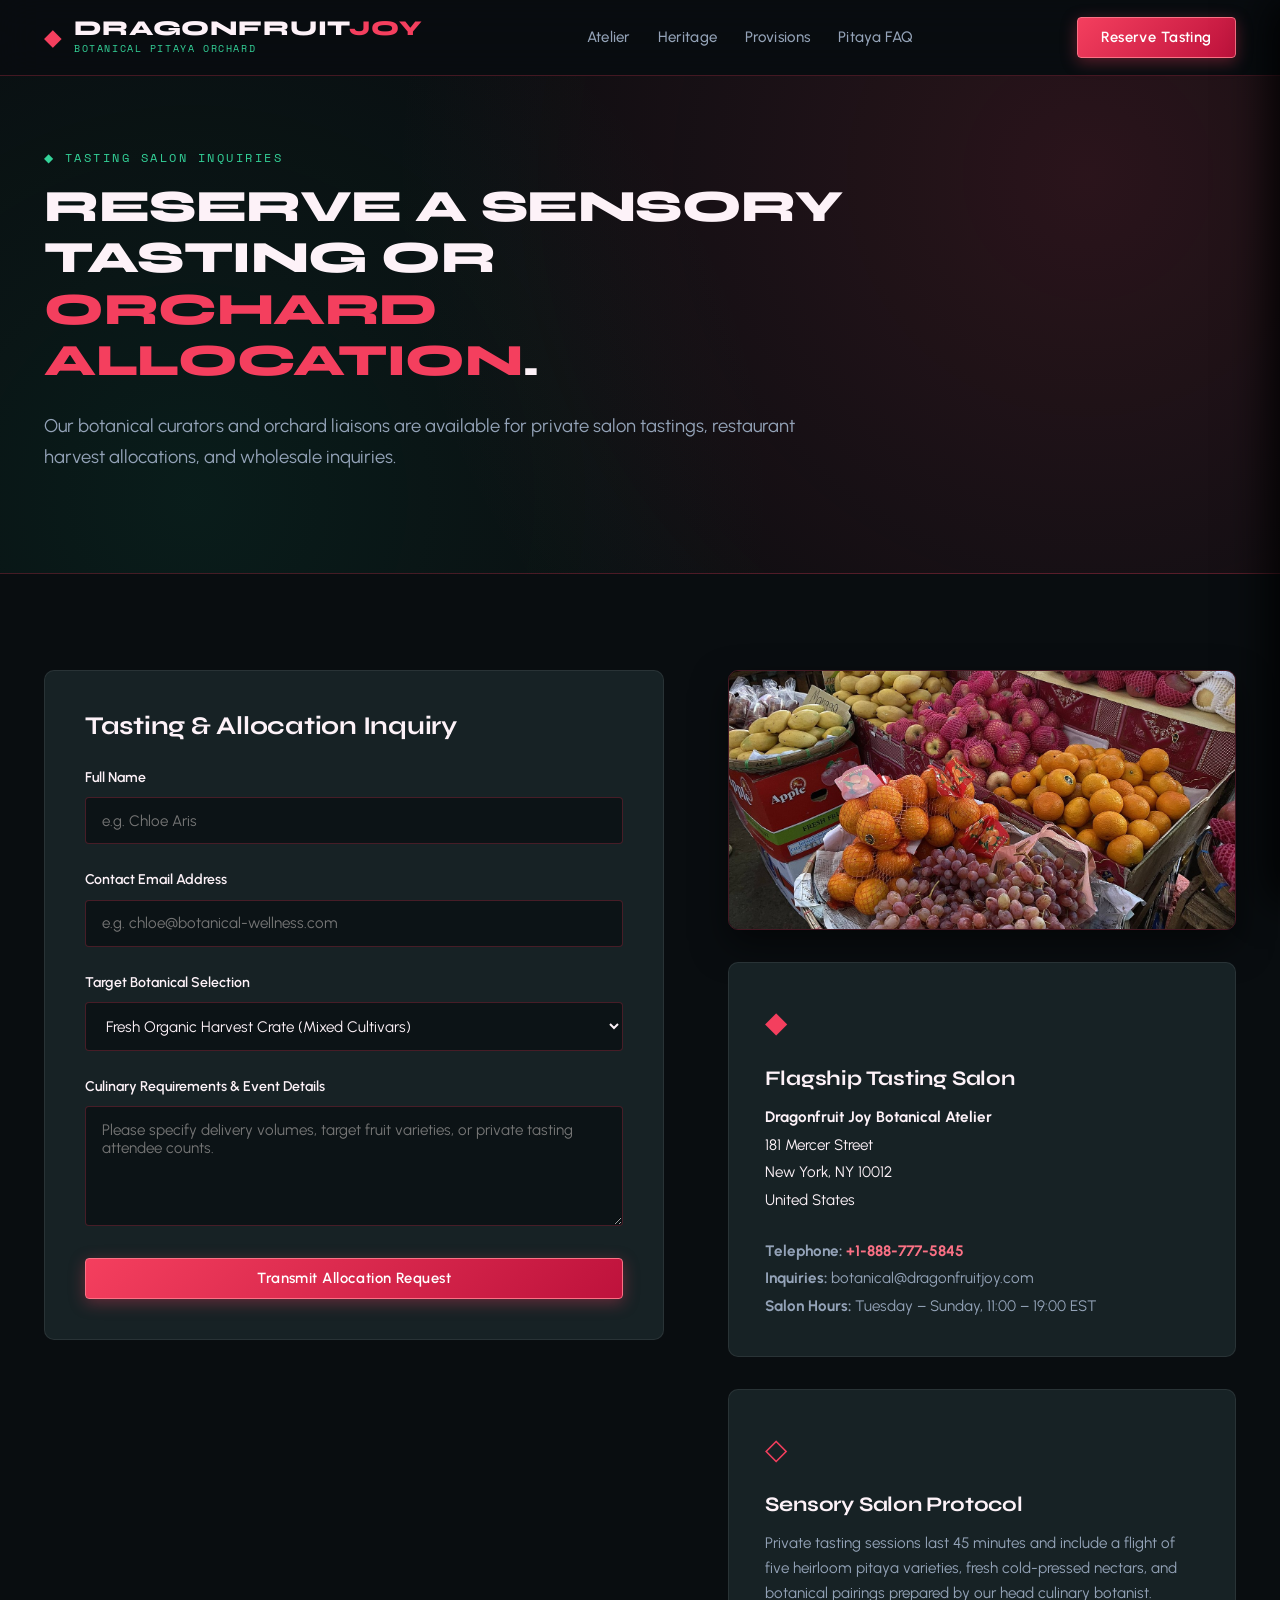
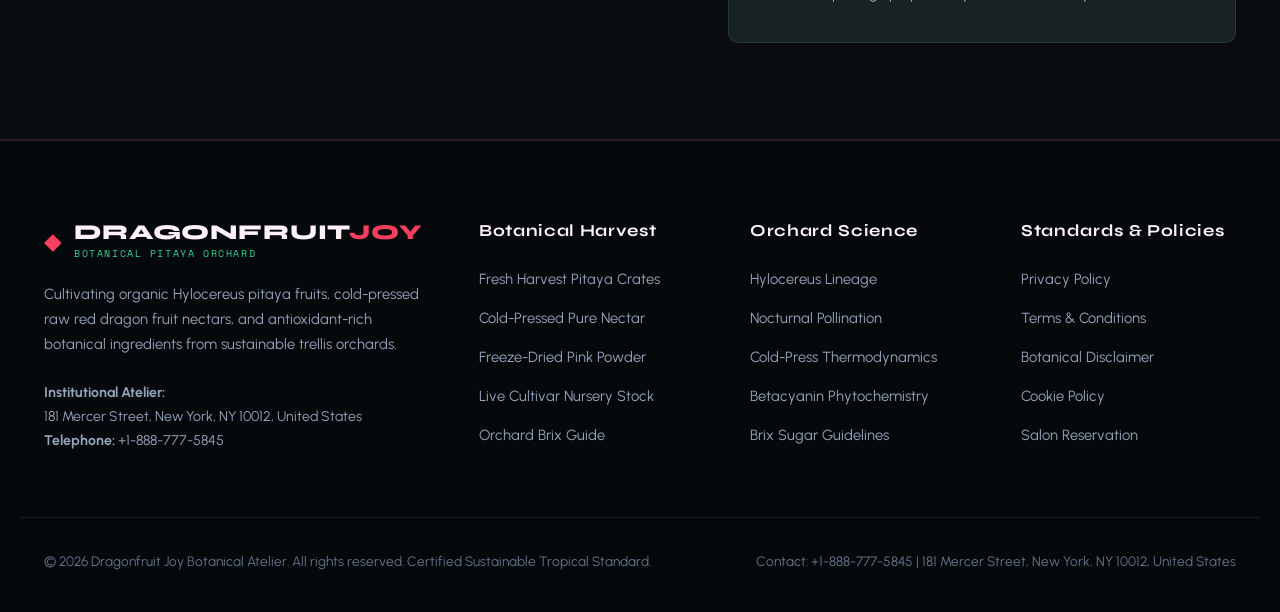
<file: contact.html>
<!DOCTYPE html>
<html lang="en">
<head>
    <meta charset="UTF-8">
    <meta name="viewport" content="width=device-width, initial-scale=1.0">
    <title>Contact Tasting Salon & Wholesale | Dragonfruit Joy</title>
    <meta name="description" content="Reserve a private dragon fruit tasting appointment or submit a botanical wholesale inquiry at Dragonfruit Joy in New York.">
    <!-- Google tag (gtag.js) -->
<script async src="https://www.googletagmanager.com/gtag/js?id=G-0LY0HY7L01"></script>
<script>
  window.dataLayer = window.dataLayer || [];
  function gtag(){dataLayer.push(arguments);}
  gtag('js', new Date());
  gtag('config', 'G-0LY0HY7L01');
</script>
    <link rel="preconnect" href="https://fonts.googleapis.com">
    <link rel="preconnect" href="https://fonts.gstatic.com" crossorigin>
    <link href="https://fonts.googleapis.com/css2?family=Syne:wght@700;800&family=Urbanist:wght@400;500;600;700&family=Space+Mono:wght@400;700&display=swap" rel="stylesheet">
    <link rel="stylesheet" href="assets/css/style.css">
</head>
<body>
    <header class="site-header">
        <div class="container header-inner">
            <a href="index.html" class="brand-logo">
                <span class="brand-crest">&#9670;</span>
                <div class="brand-text-wrap">
                    <span class="brand-name">DRAGONFRUIT<span>JOY</span></span>
                    <span class="brand-sub">Botanical Pitaya Orchard</span>
                </div>
                <span class="brand-badge">100% BOTANICAL</span>
            </a>
            <nav class="main-nav">
                <a href="index.html" class="nav-link ">Atelier</a>
                <a href="about.html" class="nav-link ">Heritage</a>
                <a href="services.html" class="nav-link ">Provisions</a>
                <a href="faq.html" class="nav-link ">Pitaya FAQ</a>
            </nav>
            <div class="header-actions">
                <a href="contact.html" class="btn btn-primary">Reserve Tasting</a>
                <button class="drawer-toggle" id="drawer-toggle" aria-label="Toggle navigation">&#9776;</button>
            </div>
        </div>
    </header>
    <div class="mobile-drawer" id="mobile-drawer">
        <div style="display: flex; justify-content: space-between; align-items: center; padding-bottom: 1.25rem; border-bottom: 1px solid var(--color-border-subtle); margin-bottom: 0.5rem;">
            <span style="font-family: var(--font-heading); font-size: 1.2rem; color: #fff; font-weight: 700;">DRAGONFRUIT <span style="color: var(--color-magenta); font-style: italic;">JOY</span></span>
            <button class="drawer-close" id="drawer-close" aria-label="Close Menu" style="background: none; border: none; color: var(--color-text-muted); font-size: 1.8rem; cursor: pointer; line-height: 1; padding: 0 0.25rem;">&times;</button>
        </div>
        <a href="index.html" class="">Atelier Overview</a>
        <a href="about.html" class="">Hylocereus Heritage</a>
        <a href="services.html" class="">Botanical Provisions</a>
        <a href="faq.html" class="">Pitaya FAQ</a>
        <a href="contact.html" class="active" style="color: var(--color-magenta-glow); font-weight: 600;">Reserve Tasting Flight &rarr;</a>
        <div style="margin-top: auto; padding-top: 1.5rem; border-top: 1px solid var(--color-border);">
            <p style="font-size: 0.82rem; color: var(--color-text-muted); line-height: 1.5; margin: 0;">181 Mercer Street, New York, NY 10012, United States</p>
            <p style="color: var(--color-magenta-glow); margin-top: 0.5rem; font-weight: 700; font-size: 0.95rem;">+1-888-777-5845</p>
        </div>
    </div>
    </div>
<main>
    <section class="hero-section" style="padding: 4.5rem 0 4rem;">
        <div class="container">
            <div class="section-tag">&#9670; Tasting Salon Inquiries</div>
            <h1 class="hero-title" style="font-size: 2.8rem; max-width: 850px;">RESERVE A SENSORY TASTING OR <span>ORCHARD ALLOCATION</span>.</h1>
            <p class="hero-lead" style="max-width: 780px;">
                Our botanical curators and orchard liaisons are available for private salon tastings, restaurant harvest allocations, and wholesale inquiries.
            </p>
        </div>
    </section>

    <section class="section">
        <div class="container" style="display: grid; grid-template-columns: 1.1fr 0.9fr; gap: 4rem; align-items: flex-start;">
            <div class="contact-form">
                <h3 class="section-title" style="font-size: 1.6rem; margin-bottom: 1.5rem;">Tasting & Allocation Inquiry</h3>
                <form action="#" method="post" onsubmit="event.preventDefault(); alert('Thank you. Your botanical tasting reservation has been transmitted to our orchard curators.');">
                    <div class="form-group">
                        <label class="form-label" for="full-name">Full Name</label>
                        <input type="text" id="full-name" class="form-control" placeholder="e.g. Chloe Aris" required>
                    </div>
                    <div class="form-group">
                        <label class="form-label" for="email">Contact Email Address</label>
                        <input type="email" id="email" class="form-control" placeholder="e.g. chloe@botanical-wellness.com" required>
                    </div>
                    <div class="form-group">
                        <label class="form-label" for="allocation-tier">Target Botanical Selection</label>
                        <select id="allocation-tier" class="form-control">
                            <option value="harvest-crate">Fresh Organic Harvest Crate (Mixed Cultivars)</option>
                            <option value="cold-pressed">Raw Cold-Pressed Pitaya Nectar Allocation</option>
                            <option value="freeze-dried">Freeze-Dried Pink Superfood Powder Bulk</option>
                            <option value="salon-tasting">Private Tasting Salon Appointment in New York</option>
                        </select>
                    </div>
                    <div class="form-group">
                        <label class="form-label" for="message">Culinary Requirements & Event Details</label>
                        <textarea id="message" rows="5" class="form-control" placeholder="Please specify delivery volumes, target fruit varieties, or private tasting attendee counts." required></textarea>
                    </div>
                    <button type="submit" class="btn btn-primary" style="width: 100%;">Transmit Allocation Request</button>
                </form>
            </div>

            <div>
                <div style="margin-bottom: 2rem;">
                    <img src="assets/images/pitaya-crate-packing-market.jpg" alt="Hand-selected export-grade dragon fruits packed into protective ventilated wooden harvest crates" style="width: 100%; height: 260px; object-fit: cover; border-radius: var(--radius-md); border: 1px solid var(--color-border); box-shadow: 0 15px 35px rgba(0,0,0,0.5);">
                </div>

                <div class="feature-pillar" style="margin-bottom: 2rem;">
                    <div class="pillar-icon">&#9670;</div>
                    <h3 class="pillar-title">Flagship Tasting Salon</h3>
                    <p style="font-size: 0.95rem; line-height: 1.8; color: var(--color-blossom-cream); margin-bottom: 1.5rem;">
                        <strong>Dragonfruit Joy Botanical Atelier</strong><br>
                        181 Mercer Street<br>
                        New York, NY 10012<br>
                        United States
                    </p>
                    <p style="font-size: 0.95rem; line-height: 1.8; color: var(--color-text-muted);">
                        <strong>Telephone:</strong> <a href="tel:+18887775845" style="color: var(--color-magenta-glow); font-weight: 700;">+1-888-777-5845</a><br>
                        <strong>Inquiries:</strong> botanical@dragonfruitjoy.com<br>
                        <strong>Salon Hours:</strong> Tuesday – Sunday, 11:00 – 19:00 EST
                    </p>
                </div>

                <div class="feature-pillar">
                    <div class="pillar-icon">&#9671;</div>
                    <h3 class="pillar-title">Sensory Salon Protocol</h3>
                    <p class="pillar-text">
                        Private tasting sessions last 45 minutes and include a flight of five heirloom pitaya varieties, fresh cold-pressed nectars, and botanical pairings prepared by our head culinary botanist.
                    </p>
                </div>
            </div>
        </div>
    </section>
</main>
    <footer class="site-footer">
        <div class="container footer-grid">
            <div>
                <div class="brand-logo" style="margin-bottom: 1.25rem;">
                    <span class="brand-crest">&#9670;</span>
                    <div class="brand-text-wrap">
                        <span class="brand-name">DRAGONFRUIT<span>JOY</span></span>
                        <span class="brand-sub">Botanical Pitaya Orchard</span>
                    </div>
                </div>
                <p style="font-size: 0.92rem; margin-bottom: 1.5rem; line-height: 1.7;">
                    Cultivating organic Hylocereus pitaya fruits, cold-pressed raw red dragon fruit nectars, and antioxidant-rich botanical ingredients from sustainable trellis orchards.
                </p>
                <div style="font-size: 0.88rem; line-height: 1.7; color: var(--color-text-muted);">
                    <strong>Institutional Atelier:</strong><br>
                    181 Mercer Street, New York, NY 10012, United States<br>
                    <strong>Telephone:</strong> +1-888-777-5845
                </div>
            </div>
            <div>
                <h4 class="footer-title">Botanical Harvest</h4>
                <ul class="footer-links">
                    <li><a href="services.html">Fresh Harvest Pitaya Crates</a></li>
                    <li><a href="services.html">Cold-Pressed Pure Nectar</a></li>
                    <li><a href="services.html">Freeze-Dried Pink Powder</a></li>
                    <li><a href="services.html">Live Cultivar Nursery Stock</a></li>
                    <li><a href="faq.html">Orchard Brix Guide</a></li>
                </ul>
            </div>
            <div>
                <h4 class="footer-title">Orchard Science</h4>
                <ul class="footer-links">
                    <li><a href="about.html">Hylocereus Lineage</a></li>
                    <li><a href="about.html">Nocturnal Pollination</a></li>
                    <li><a href="services.html">Cold-Press Thermodynamics</a></li>
                    <li><a href="faq.html">Betacyanin Phytochemistry</a></li>
                    <li><a href="faq.html">Brix Sugar Guidelines</a></li>
                </ul>
            </div>
            <div>
                <h4 class="footer-title">Standards & Policies</h4>
                <ul class="footer-links">
                    <li><a href="privacy-policy.html">Privacy Policy</a></li>
                    <li><a href="terms-and-conditions.html">Terms & Conditions</a></li>
                    <li><a href="disclaimer.html">Botanical Disclaimer</a></li>
                    <li><a href="cookie-policy.html">Cookie Policy</a></li>
                    <li><a href="contact.html">Salon Reservation</a></li>
                </ul>
            </div>
        </div>
        <div class="container footer-bottom">
            <div>&copy; 2026 Dragonfruit Joy Botanical Atelier. All rights reserved. Certified Sustainable Tropical Standard.</div>
            <div>Contact: +1-888-777-5845 | 181 Mercer Street, New York, NY 10012, United States</div>
        </div>
    </footer>
<script src="assets/js/main.js"></script>
</body>
</html>
</file>
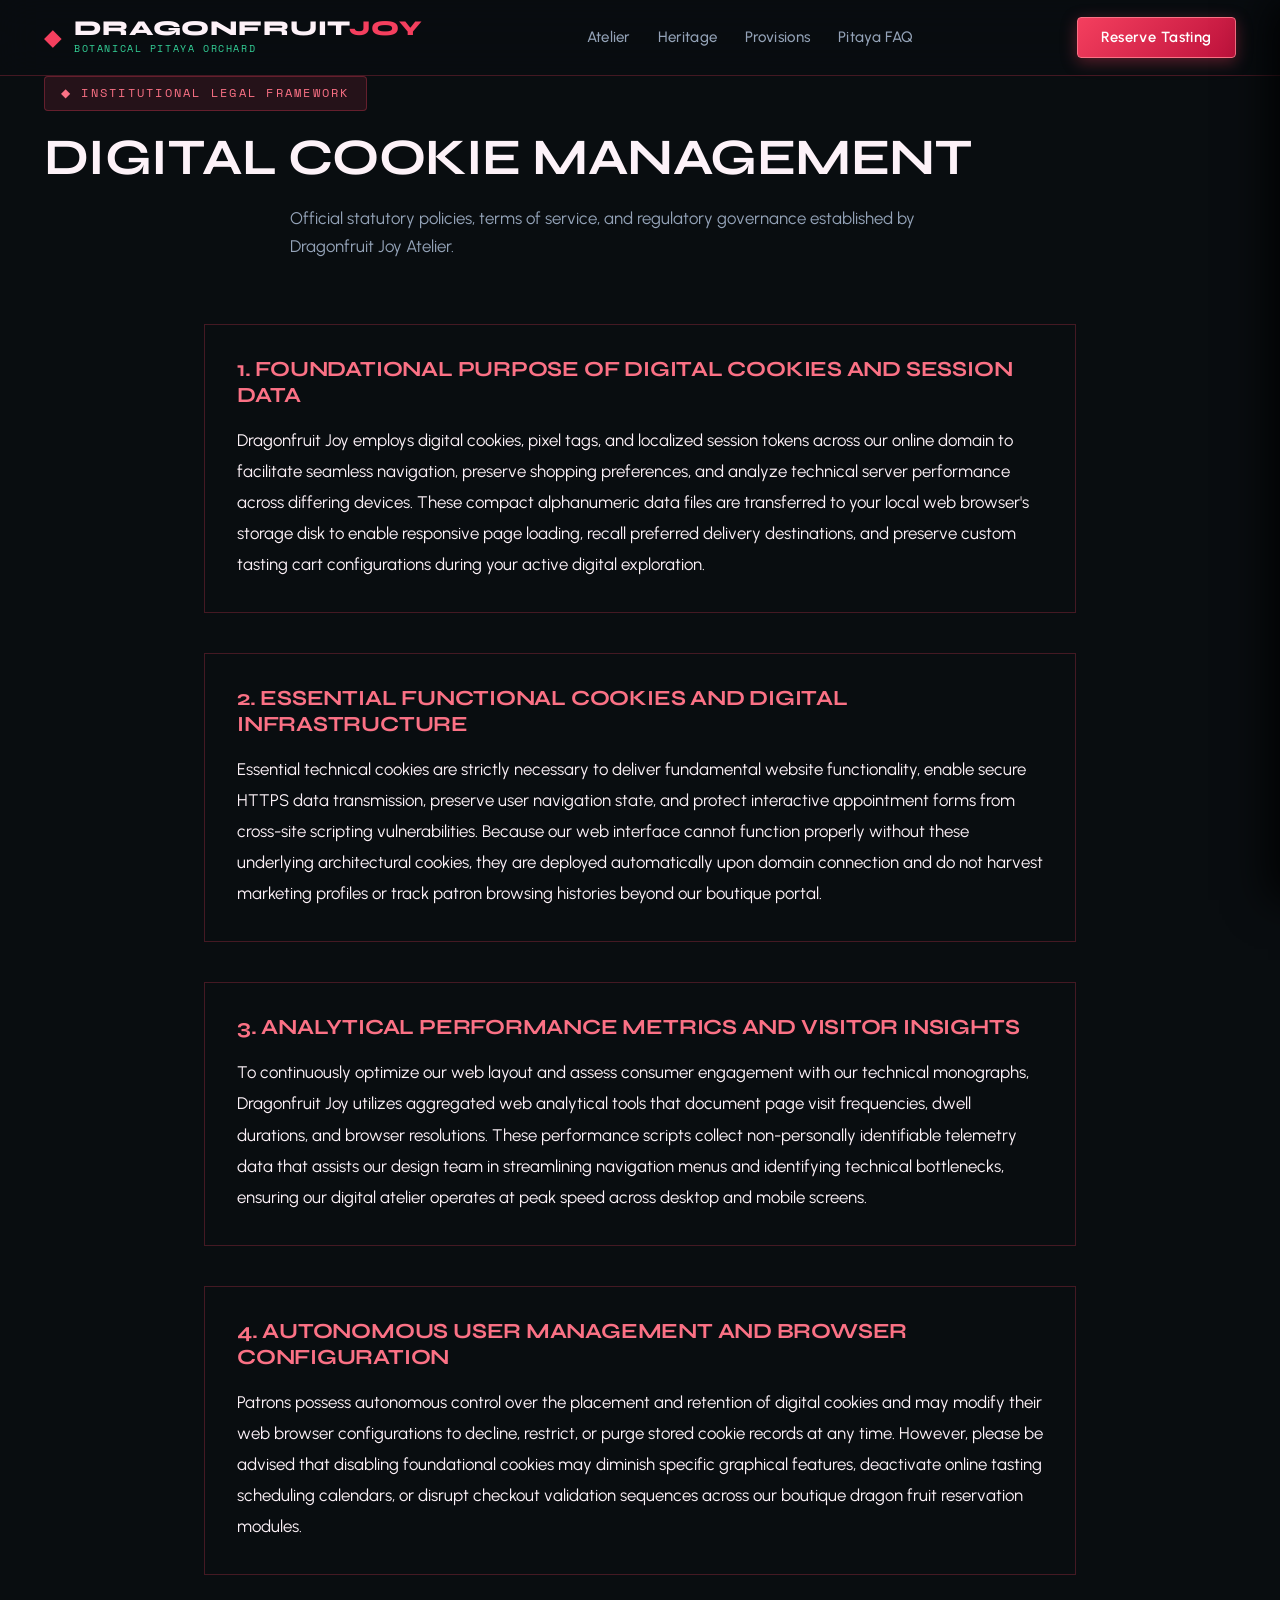
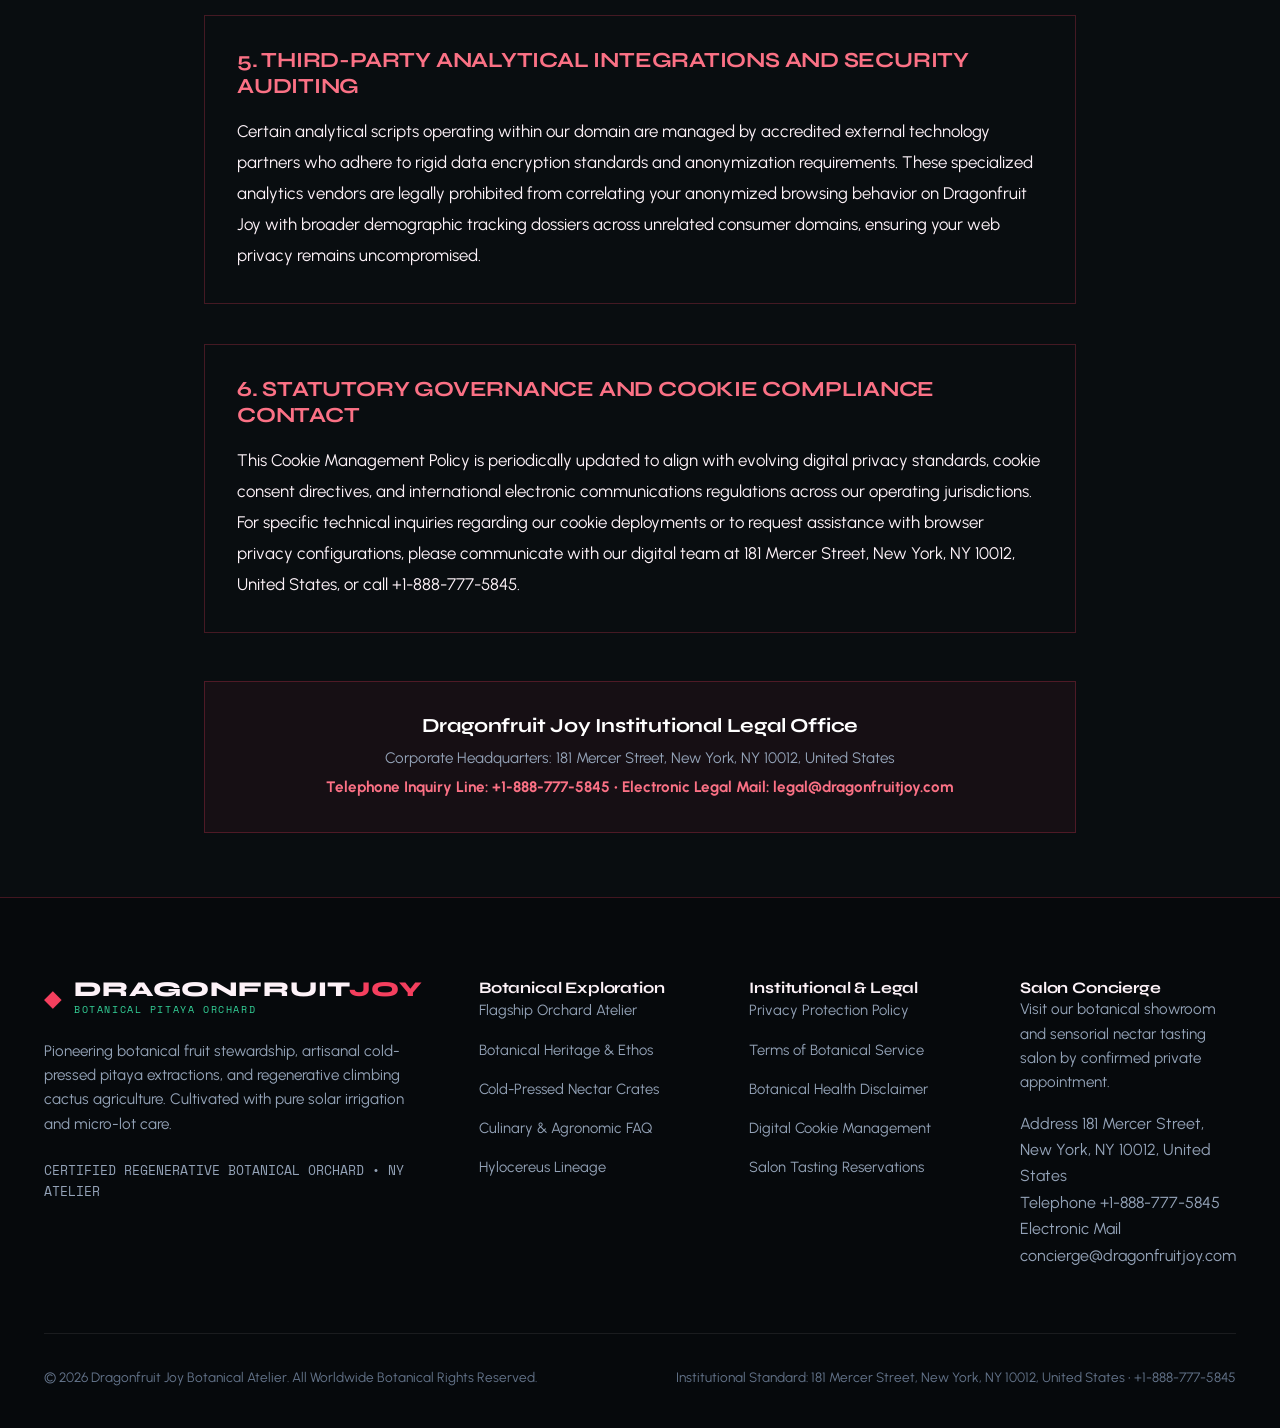
<file: cookie-policy.html>
<!DOCTYPE html>
<html lang="en">
<head>
    <meta charset="UTF-8">
    <meta name="viewport" content="width=device-width, initial-scale=1.0">
    <title>Digital Cookie Management | Dragonfruit Joy</title>
    <meta name="description" content="Dragonfruit Joy's comprehensive cookie policy explaining essential cookies, anonymous analytics, and user privacy configurations.">
    <!-- Google tag (gtag.js) -->
<script async src="https://www.googletagmanager.com/gtag/js?id=G-0LY0HY7L01"></script>
<script>
  window.dataLayer = window.dataLayer || [];
  function gtag(){dataLayer.push(arguments);}
  gtag('js', new Date());
  gtag('config', 'G-0LY0HY7L01');
</script>
    <link rel="preconnect" href="https://fonts.googleapis.com">
    <link rel="preconnect" href="https://fonts.gstatic.com" crossorigin>
    <link href="https://fonts.googleapis.com/css2?family=Syne:wght@700;800&family=Urbanist:wght@400;500;600;700&family=Space+Mono:wght@400;700&display=swap" rel="stylesheet">
    <link rel="stylesheet" href="assets/css/style.css">
</head>
<body>
    <header class="site-header">
        <div class="container header-inner">
            <a href="index.html" class="brand-logo">
                <span class="brand-crest">&#9670;</span>
                <div class="brand-text-wrap">
                    <span class="brand-name">DRAGONFRUIT<span>JOY</span></span>
                    <span class="brand-sub">Botanical Pitaya Orchard</span>
                </div>
                <span class="brand-badge">100% BOTANICAL</span>
            </a>
            <nav class="main-nav">
                <a href="index.html" class="nav-link ">Atelier</a>
                <a href="about.html" class="nav-link ">Heritage</a>
                <a href="services.html" class="nav-link ">Provisions</a>
                <a href="faq.html" class="nav-link ">Pitaya FAQ</a>
            </nav>
            <div class="header-actions">
                <a href="contact.html" class="btn btn-primary">Reserve Tasting</a>
                <button class="drawer-toggle" id="drawer-toggle" aria-label="Toggle navigation">&#9776;</button>
            </div>
        </div>
    </header>
    <div class="mobile-drawer" id="mobile-drawer">
        <div style="display: flex; justify-content: space-between; align-items: center; padding-bottom: 1.25rem; border-bottom: 1px solid var(--color-border-subtle); margin-bottom: 0.5rem;">
            <span style="font-family: var(--font-heading); font-size: 1.2rem; color: #fff; font-weight: 700;">DRAGONFRUIT <span style="color: var(--color-magenta); font-style: italic;">JOY</span></span>
            <button class="drawer-close" id="drawer-close" aria-label="Close Menu" style="background: none; border: none; color: var(--color-text-muted); font-size: 1.8rem; cursor: pointer; line-height: 1; padding: 0 0.25rem;">&times;</button>
        </div>
        <a href="index.html" class="">Atelier Overview</a>
        <a href="about.html" class="">Hylocereus Heritage</a>
        <a href="services.html" class="">Botanical Provisions</a>
        <a href="faq.html" class="">Pitaya FAQ</a>
        <a href="contact.html" class="" style="color: var(--color-magenta-glow); font-weight: 600;">Reserve Tasting Flight &rarr;</a>
        <div style="margin-top: auto; padding-top: 1.5rem; border-top: 1px solid var(--color-border);">
            <p style="font-size: 0.82rem; color: var(--color-text-muted); line-height: 1.5; margin: 0;">181 Mercer Street, New York, NY 10012, United States</p>
            <p style="color: var(--color-magenta-glow); margin-top: 0.5rem; font-weight: 700; font-size: 0.95rem;">+1-888-777-5845</p>
        </div>
    </div>
    </div>
<main>
    <div class="page-header">
        <div class="container text-center">
            <div class="hero-tag" style="display: inline-block; margin-bottom: 1rem;">&#9670; Institutional Legal Framework</div>
            <h1 style="font-size: clamp(2rem, 4vw, 3.2rem); text-transform: uppercase; margin-bottom: 1rem;">Digital Cookie Management</h1>
            <p style="color: var(--color-text-muted); font-size: 1.05rem; max-width: 700px; margin: 0 auto;">
                Official statutory policies, terms of service, and regulatory governance established by Dragonfruit Joy Atelier.
            </p>
        </div>
    </div>

    <div class="container" style="max-width: 920px; margin: 4rem auto; padding: 0 1.5rem;">
        <section style="margin-bottom: 2.5rem; background: var(--color-card); border: 1px solid var(--color-border); border-radius: var(--radius); padding: 2rem;">
            <h2 style="font-size: 1.35rem; color: var(--color-magenta-glow); margin-bottom: 1rem; font-family: var(--font-heading); text-transform: uppercase;">
                1. Foundational Purpose of Digital Cookies and Session Data
            </h2>
            <p style="line-height: 1.85; font-size: 1.05rem; color: var(--color-text); margin: 0;">
                Dragonfruit Joy employs digital cookies, pixel tags, and localized session tokens across our online domain to facilitate seamless navigation, preserve shopping preferences, and analyze technical server performance across differing devices. These compact alphanumeric data files are transferred to your local web browser's storage disk to enable responsive page loading, recall preferred delivery destinations, and preserve custom tasting cart configurations during your active digital exploration.
            </p>
        </section>
        <section style="margin-bottom: 2.5rem; background: var(--color-card); border: 1px solid var(--color-border); border-radius: var(--radius); padding: 2rem;">
            <h2 style="font-size: 1.35rem; color: var(--color-magenta-glow); margin-bottom: 1rem; font-family: var(--font-heading); text-transform: uppercase;">
                2. Essential Functional Cookies and Digital Infrastructure
            </h2>
            <p style="line-height: 1.85; font-size: 1.05rem; color: var(--color-text); margin: 0;">
                Essential technical cookies are strictly necessary to deliver fundamental website functionality, enable secure HTTPS data transmission, preserve user navigation state, and protect interactive appointment forms from cross-site scripting vulnerabilities. Because our web interface cannot function properly without these underlying architectural cookies, they are deployed automatically upon domain connection and do not harvest marketing profiles or track patron browsing histories beyond our boutique portal.
            </p>
        </section>
        <section style="margin-bottom: 2.5rem; background: var(--color-card); border: 1px solid var(--color-border); border-radius: var(--radius); padding: 2rem;">
            <h2 style="font-size: 1.35rem; color: var(--color-magenta-glow); margin-bottom: 1rem; font-family: var(--font-heading); text-transform: uppercase;">
                3. Analytical Performance Metrics and Visitor Insights
            </h2>
            <p style="line-height: 1.85; font-size: 1.05rem; color: var(--color-text); margin: 0;">
                To continuously optimize our web layout and assess consumer engagement with our technical monographs, Dragonfruit Joy utilizes aggregated web analytical tools that document page visit frequencies, dwell durations, and browser resolutions. These performance scripts collect non-personally identifiable telemetry data that assists our design team in streamlining navigation menus and identifying technical bottlenecks, ensuring our digital atelier operates at peak speed across desktop and mobile screens.
            </p>
        </section>
        <section style="margin-bottom: 2.5rem; background: var(--color-card); border: 1px solid var(--color-border); border-radius: var(--radius); padding: 2rem;">
            <h2 style="font-size: 1.35rem; color: var(--color-magenta-glow); margin-bottom: 1rem; font-family: var(--font-heading); text-transform: uppercase;">
                4. Autonomous User Management and Browser Configuration
            </h2>
            <p style="line-height: 1.85; font-size: 1.05rem; color: var(--color-text); margin: 0;">
                Patrons possess autonomous control over the placement and retention of digital cookies and may modify their web browser configurations to decline, restrict, or purge stored cookie records at any time. However, please be advised that disabling foundational cookies may diminish specific graphical features, deactivate online tasting scheduling calendars, or disrupt checkout validation sequences across our boutique dragon fruit reservation modules.
            </p>
        </section>
        <section style="margin-bottom: 2.5rem; background: var(--color-card); border: 1px solid var(--color-border); border-radius: var(--radius); padding: 2rem;">
            <h2 style="font-size: 1.35rem; color: var(--color-magenta-glow); margin-bottom: 1rem; font-family: var(--font-heading); text-transform: uppercase;">
                5. Third-Party Analytical Integrations and Security Auditing
            </h2>
            <p style="line-height: 1.85; font-size: 1.05rem; color: var(--color-text); margin: 0;">
                Certain analytical scripts operating within our domain are managed by accredited external technology partners who adhere to rigid data encryption standards and anonymization requirements. These specialized analytics vendors are legally prohibited from correlating your anonymized browsing behavior on Dragonfruit Joy with broader demographic tracking dossiers across unrelated consumer domains, ensuring your web privacy remains uncompromised.
            </p>
        </section>
        <section style="margin-bottom: 2.5rem; background: var(--color-card); border: 1px solid var(--color-border); border-radius: var(--radius); padding: 2rem;">
            <h2 style="font-size: 1.35rem; color: var(--color-magenta-glow); margin-bottom: 1rem; font-family: var(--font-heading); text-transform: uppercase;">
                6. Statutory Governance and Cookie Compliance Contact
            </h2>
            <p style="line-height: 1.85; font-size: 1.05rem; color: var(--color-text); margin: 0;">
                This Cookie Management Policy is periodically updated to align with evolving digital privacy standards, cookie consent directives, and international electronic communications regulations across our operating jurisdictions. For specific technical inquiries regarding our cookie deployments or to request assistance with browser privacy configurations, please communicate with our digital team at 181 Mercer Street, New York, NY 10012, United States, or call +1-888-777-5845.
            </p>
        </section>

        <section style="margin-top: 3rem; padding: 2rem; border-radius: var(--radius); border: 1px solid var(--color-border); background: rgba(244, 63, 94, 0.05); text-align: center;">
            <h3 style="font-size: 1.25rem; color: #fff; margin-bottom: 0.5rem; font-family: var(--font-heading);">Dragonfruit Joy Institutional Legal Office</h3>
            <p style="color: var(--color-text-muted); font-size: 0.95rem; margin-bottom: 0.25rem;">Corporate Headquarters: 181 Mercer Street, New York, NY 10012, United States</p>
            <p style="color: var(--color-magenta-glow); font-size: 0.95rem; font-weight: 700; margin: 0;">Telephone Inquiry Line: +1-888-777-5845 &bull; Electronic Legal Mail: legal@dragonfruitjoy.com</p>
        </section>
    </div>
</main>
    <footer class="site-footer">
        <div class="container">
            <div class="footer-grid">
                <div class="footer-brand-col">
                    <a href="index.html" class="brand-logo" style="margin-bottom: 1.25rem;">
                        <span class="brand-crest">&#9670;</span>
                        <div class="brand-text-wrap">
                            <span class="brand-name">DRAGONFRUIT<span>JOY</span></span>
                            <span class="brand-sub">Botanical Pitaya Orchard</span>
                        </div>
                    </a>
                    <p style="color: var(--color-text-muted); font-size: 0.95rem; line-height: 1.6; margin-bottom: 1.5rem;">
                        Pioneering botanical fruit stewardship, artisanal cold-pressed pitaya extractions, and regenerative climbing cactus agriculture. Cultivated with pure solar irrigation and micro-lot care.
                    </p>
                    <div style="font-family: var(--font-mono); font-size: 0.8rem; color: var(--color-gold);">
                        CERTIFIED REGENERATIVE BOTANICAL ORCHARD &bull; NY ATELIER
                    </div>
                </div>
                <div class="footer-nav-col">
                    <h4>Botanical Exploration</h4>
                    <ul class="footer-links">
                        <li><a href="index.html">Flagship Orchard Atelier</a></li>
                        <li><a href="about.html">Botanical Heritage & Ethos</a></li>
                        <li><a href="services.html">Cold-Pressed Nectar Crates</a></li>
                        <li><a href="faq.html">Culinary & Agronomic FAQ</a></li>
                        <li><a href="about.html">Hylocereus Lineage</a></li>
                    </ul>
                </div>
                <div class="footer-nav-col">
                    <h4>Institutional & Legal</h4>
                    <ul class="footer-links">
                        <li><a href="privacy-policy.html">Privacy Protection Policy</a></li>
                        <li><a href="terms-and-conditions.html">Terms of Botanical Service</a></li>
                        <li><a href="disclaimer.html">Botanical Health Disclaimer</a></li>
                        <li><a href="cookie-policy.html">Digital Cookie Management</a></li>
                        <li><a href="contact.html">Salon Tasting Reservations</a></li>
                    </ul>
                </div>
                <div class="footer-contact-col">
                    <h4>Salon Concierge</h4>
                    <p style="color: var(--color-text-muted); font-size: 0.95rem; line-height: 1.6; margin-bottom: 1rem;">
                        Visit our botanical showroom and sensorial nectar tasting salon by confirmed private appointment.
                    </p>
                    <div class="footer-contact-item">
                        <span class="footer-contact-label">Address</span>
                        <span class="footer-contact-val">181 Mercer Street, New York, NY 10012, United States</span>
                    </div>
                    <div class="footer-contact-item">
                        <span class="footer-contact-label">Telephone</span>
                        <span class="footer-contact-val">+1-888-777-5845</span>
                    </div>
                    <div class="footer-contact-item">
                        <span class="footer-contact-label">Electronic Mail</span>
                        <span class="footer-contact-val">concierge@dragonfruitjoy.com</span>
                    </div>
                </div>
            </div>
            <div class="footer-bottom">
                <div>&copy; 2026 Dragonfruit Joy Botanical Atelier. All Worldwide Botanical Rights Reserved.</div>
                <div>Institutional Standard: 181 Mercer Street, New York, NY 10012, United States &bull; +1-888-777-5845</div>
            </div>
        </div>
    </footer>
    <script src="assets/js/main.js"></script>
</body>
</html>
</file>
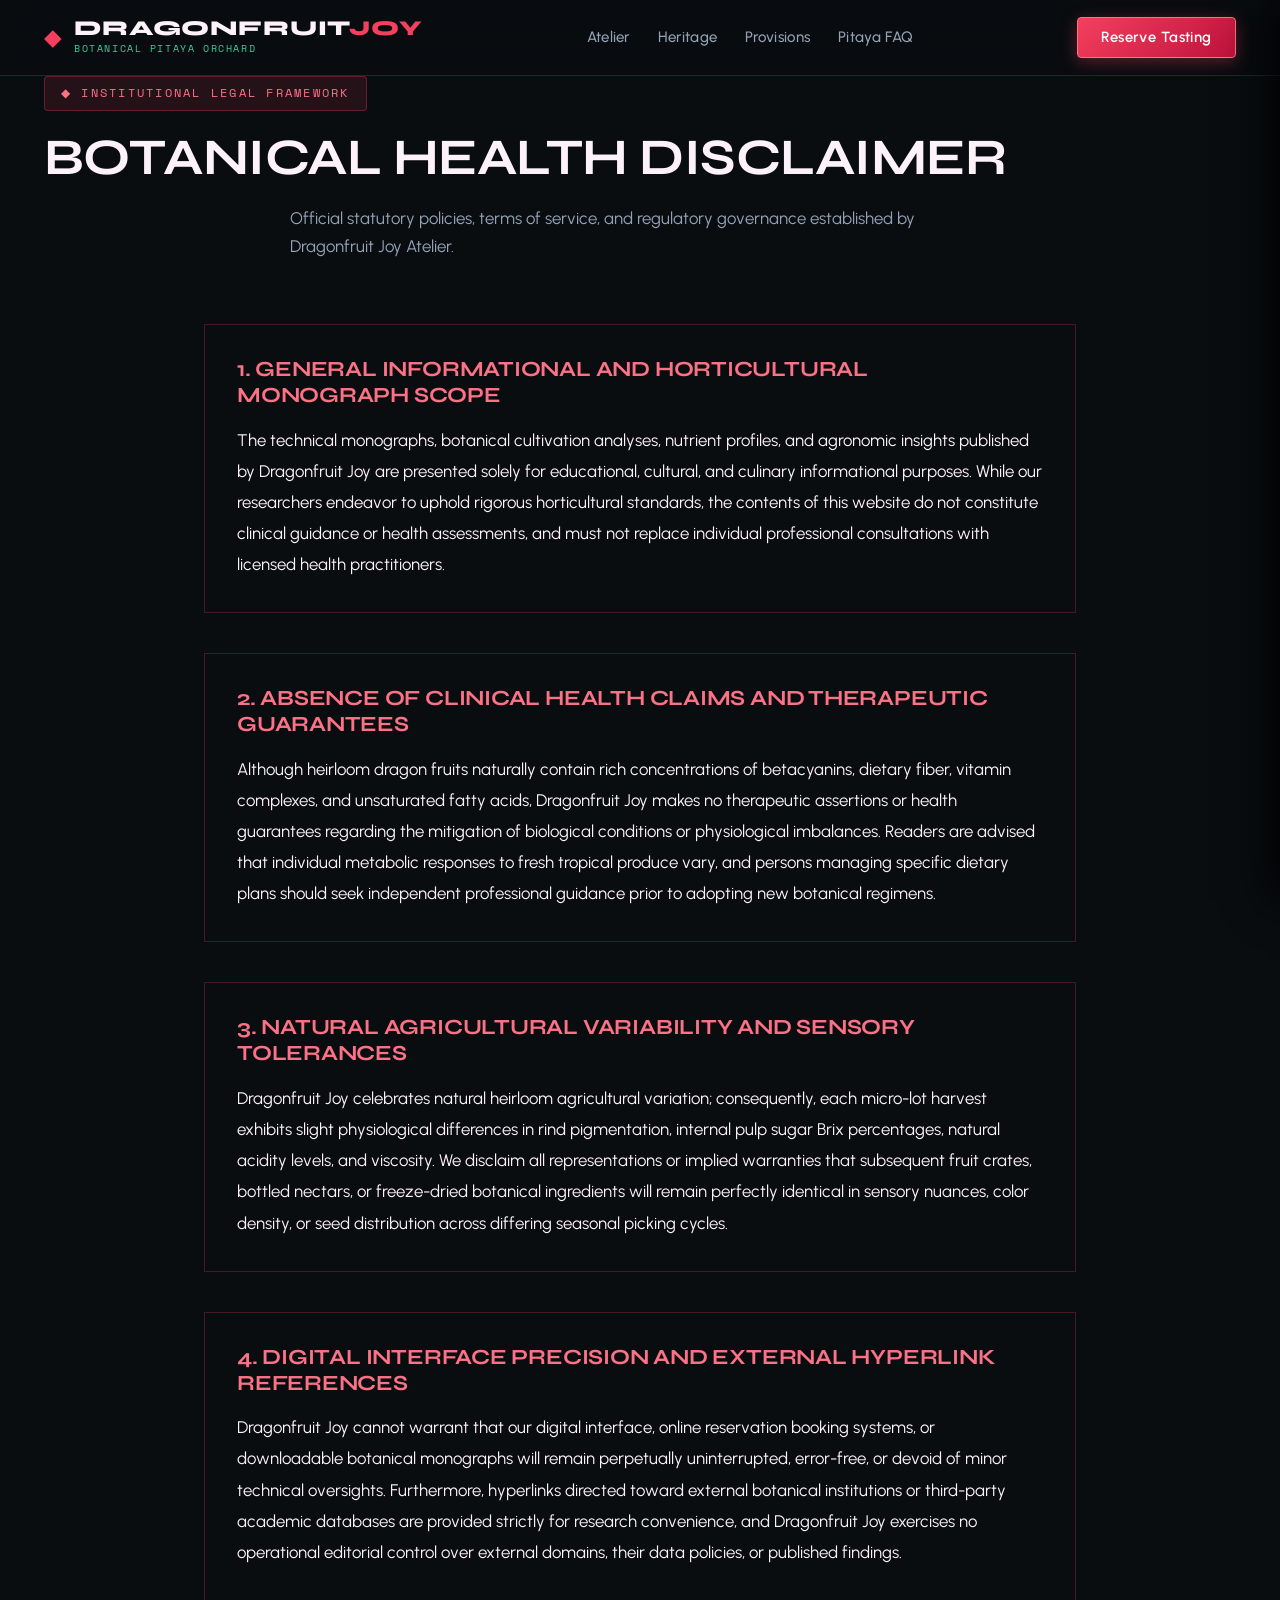
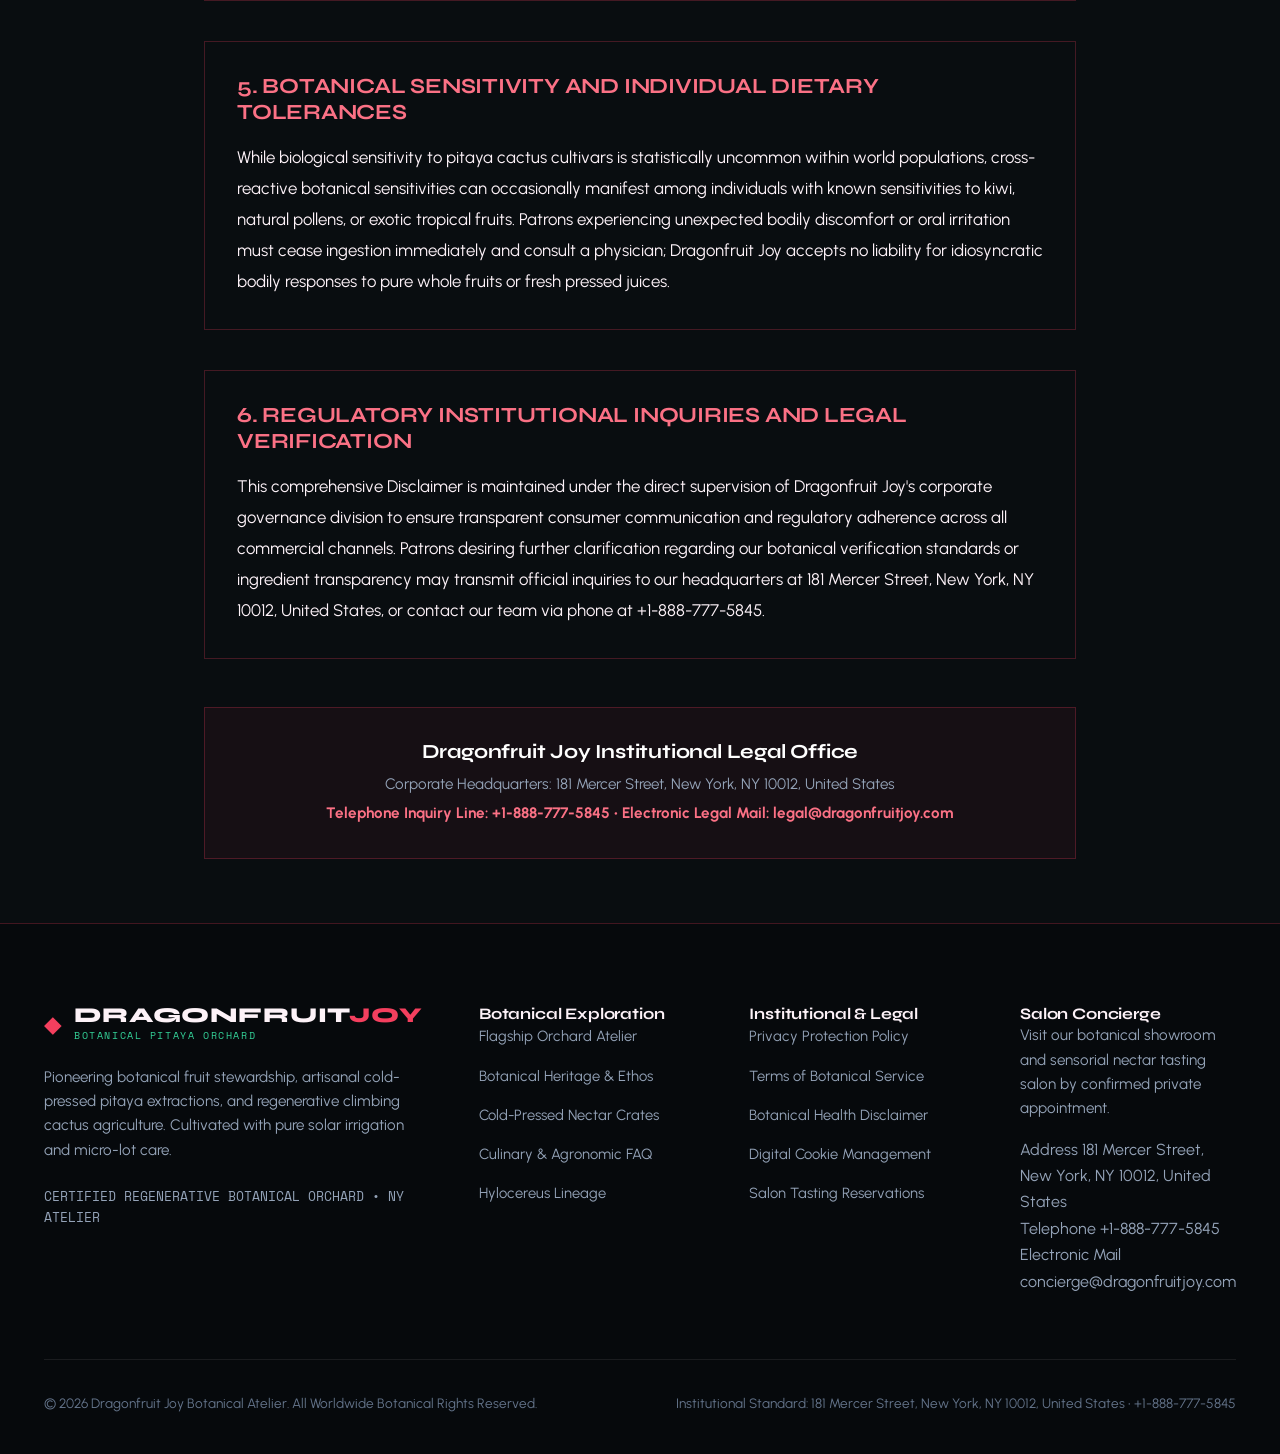
<file: disclaimer.html>
<!DOCTYPE html>
<html lang="en">
<head>
    <meta charset="UTF-8">
    <meta name="viewport" content="width=device-width, initial-scale=1.0">
    <title>Botanical Health Disclaimer | Dragonfruit Joy</title>
    <meta name="description" content="Dragonfruit Joy's institutional botanical disclaimer regarding educational monographs, absence of medical claims, and agricultural variations.">
    <!-- Google tag (gtag.js) -->
<script async src="https://www.googletagmanager.com/gtag/js?id=G-0LY0HY7L01"></script>
<script>
  window.dataLayer = window.dataLayer || [];
  function gtag(){dataLayer.push(arguments);}
  gtag('js', new Date());
  gtag('config', 'G-0LY0HY7L01');
</script>
    <link rel="preconnect" href="https://fonts.googleapis.com">
    <link rel="preconnect" href="https://fonts.gstatic.com" crossorigin>
    <link href="https://fonts.googleapis.com/css2?family=Syne:wght@700;800&family=Urbanist:wght@400;500;600;700&family=Space+Mono:wght@400;700&display=swap" rel="stylesheet">
    <link rel="stylesheet" href="assets/css/style.css">
</head>
<body>
    <header class="site-header">
        <div class="container header-inner">
            <a href="index.html" class="brand-logo">
                <span class="brand-crest">&#9670;</span>
                <div class="brand-text-wrap">
                    <span class="brand-name">DRAGONFRUIT<span>JOY</span></span>
                    <span class="brand-sub">Botanical Pitaya Orchard</span>
                </div>
                <span class="brand-badge">100% BOTANICAL</span>
            </a>
            <nav class="main-nav">
                <a href="index.html" class="nav-link ">Atelier</a>
                <a href="about.html" class="nav-link ">Heritage</a>
                <a href="services.html" class="nav-link ">Provisions</a>
                <a href="faq.html" class="nav-link ">Pitaya FAQ</a>
            </nav>
            <div class="header-actions">
                <a href="contact.html" class="btn btn-primary">Reserve Tasting</a>
                <button class="drawer-toggle" id="drawer-toggle" aria-label="Toggle navigation">&#9776;</button>
            </div>
        </div>
    </header>
    <div class="mobile-drawer" id="mobile-drawer">
        <div style="display: flex; justify-content: space-between; align-items: center; padding-bottom: 1.25rem; border-bottom: 1px solid var(--color-border-subtle); margin-bottom: 0.5rem;">
            <span style="font-family: var(--font-heading); font-size: 1.2rem; color: #fff; font-weight: 700;">DRAGONFRUIT <span style="color: var(--color-magenta); font-style: italic;">JOY</span></span>
            <button class="drawer-close" id="drawer-close" aria-label="Close Menu" style="background: none; border: none; color: var(--color-text-muted); font-size: 1.8rem; cursor: pointer; line-height: 1; padding: 0 0.25rem;">&times;</button>
        </div>
        <a href="index.html" class="">Atelier Overview</a>
        <a href="about.html" class="">Hylocereus Heritage</a>
        <a href="services.html" class="">Botanical Provisions</a>
        <a href="faq.html" class="">Pitaya FAQ</a>
        <a href="contact.html" class="" style="color: var(--color-magenta-glow); font-weight: 600;">Reserve Tasting Flight &rarr;</a>
        <div style="margin-top: auto; padding-top: 1.5rem; border-top: 1px solid var(--color-border);">
            <p style="font-size: 0.82rem; color: var(--color-text-muted); line-height: 1.5; margin: 0;">181 Mercer Street, New York, NY 10012, United States</p>
            <p style="color: var(--color-magenta-glow); margin-top: 0.5rem; font-weight: 700; font-size: 0.95rem;">+1-888-777-5845</p>
        </div>
    </div>
    </div>
<main>
    <div class="page-header">
        <div class="container text-center">
            <div class="hero-tag" style="display: inline-block; margin-bottom: 1rem;">&#9670; Institutional Legal Framework</div>
            <h1 style="font-size: clamp(2rem, 4vw, 3.2rem); text-transform: uppercase; margin-bottom: 1rem;">Botanical Health Disclaimer</h1>
            <p style="color: var(--color-text-muted); font-size: 1.05rem; max-width: 700px; margin: 0 auto;">
                Official statutory policies, terms of service, and regulatory governance established by Dragonfruit Joy Atelier.
            </p>
        </div>
    </div>

    <div class="container" style="max-width: 920px; margin: 4rem auto; padding: 0 1.5rem;">
        <section style="margin-bottom: 2.5rem; background: var(--color-card); border: 1px solid var(--color-border); border-radius: var(--radius); padding: 2rem;">
            <h2 style="font-size: 1.35rem; color: var(--color-magenta-glow); margin-bottom: 1rem; font-family: var(--font-heading); text-transform: uppercase;">
                1. General Informational and Horticultural Monograph Scope
            </h2>
            <p style="line-height: 1.85; font-size: 1.05rem; color: var(--color-text); margin: 0;">
                The technical monographs, botanical cultivation analyses, nutrient profiles, and agronomic insights published by Dragonfruit Joy are presented solely for educational, cultural, and culinary informational purposes. While our researchers endeavor to uphold rigorous horticultural standards, the contents of this website do not constitute clinical guidance or health assessments, and must not replace individual professional consultations with licensed health practitioners.
            </p>
        </section>
        <section style="margin-bottom: 2.5rem; background: var(--color-card); border: 1px solid var(--color-border); border-radius: var(--radius); padding: 2rem;">
            <h2 style="font-size: 1.35rem; color: var(--color-magenta-glow); margin-bottom: 1rem; font-family: var(--font-heading); text-transform: uppercase;">
                2. Absence of Clinical Health Claims and Therapeutic Guarantees
            </h2>
            <p style="line-height: 1.85; font-size: 1.05rem; color: var(--color-text); margin: 0;">
                Although heirloom dragon fruits naturally contain rich concentrations of betacyanins, dietary fiber, vitamin complexes, and unsaturated fatty acids, Dragonfruit Joy makes no therapeutic assertions or health guarantees regarding the mitigation of biological conditions or physiological imbalances. Readers are advised that individual metabolic responses to fresh tropical produce vary, and persons managing specific dietary plans should seek independent professional guidance prior to adopting new botanical regimens.
            </p>
        </section>
        <section style="margin-bottom: 2.5rem; background: var(--color-card); border: 1px solid var(--color-border); border-radius: var(--radius); padding: 2rem;">
            <h2 style="font-size: 1.35rem; color: var(--color-magenta-glow); margin-bottom: 1rem; font-family: var(--font-heading); text-transform: uppercase;">
                3. Natural Agricultural Variability and Sensory Tolerances
            </h2>
            <p style="line-height: 1.85; font-size: 1.05rem; color: var(--color-text); margin: 0;">
                Dragonfruit Joy celebrates natural heirloom agricultural variation; consequently, each micro-lot harvest exhibits slight physiological differences in rind pigmentation, internal pulp sugar Brix percentages, natural acidity levels, and viscosity. We disclaim all representations or implied warranties that subsequent fruit crates, bottled nectars, or freeze-dried botanical ingredients will remain perfectly identical in sensory nuances, color density, or seed distribution across differing seasonal picking cycles.
            </p>
        </section>
        <section style="margin-bottom: 2.5rem; background: var(--color-card); border: 1px solid var(--color-border); border-radius: var(--radius); padding: 2rem;">
            <h2 style="font-size: 1.35rem; color: var(--color-magenta-glow); margin-bottom: 1rem; font-family: var(--font-heading); text-transform: uppercase;">
                4. Digital Interface Precision and External Hyperlink References
            </h2>
            <p style="line-height: 1.85; font-size: 1.05rem; color: var(--color-text); margin: 0;">
                Dragonfruit Joy cannot warrant that our digital interface, online reservation booking systems, or downloadable botanical monographs will remain perpetually uninterrupted, error-free, or devoid of minor technical oversights. Furthermore, hyperlinks directed toward external botanical institutions or third-party academic databases are provided strictly for research convenience, and Dragonfruit Joy exercises no operational editorial control over external domains, their data policies, or published findings.
            </p>
        </section>
        <section style="margin-bottom: 2.5rem; background: var(--color-card); border: 1px solid var(--color-border); border-radius: var(--radius); padding: 2rem;">
            <h2 style="font-size: 1.35rem; color: var(--color-magenta-glow); margin-bottom: 1rem; font-family: var(--font-heading); text-transform: uppercase;">
                5. Botanical Sensitivity and Individual Dietary Tolerances
            </h2>
            <p style="line-height: 1.85; font-size: 1.05rem; color: var(--color-text); margin: 0;">
                While biological sensitivity to pitaya cactus cultivars is statistically uncommon within world populations, cross-reactive botanical sensitivities can occasionally manifest among individuals with known sensitivities to kiwi, natural pollens, or exotic tropical fruits. Patrons experiencing unexpected bodily discomfort or oral irritation must cease ingestion immediately and consult a physician; Dragonfruit Joy accepts no liability for idiosyncratic bodily responses to pure whole fruits or fresh pressed juices.
            </p>
        </section>
        <section style="margin-bottom: 2.5rem; background: var(--color-card); border: 1px solid var(--color-border); border-radius: var(--radius); padding: 2rem;">
            <h2 style="font-size: 1.35rem; color: var(--color-magenta-glow); margin-bottom: 1rem; font-family: var(--font-heading); text-transform: uppercase;">
                6. Regulatory Institutional Inquiries and Legal Verification
            </h2>
            <p style="line-height: 1.85; font-size: 1.05rem; color: var(--color-text); margin: 0;">
                This comprehensive Disclaimer is maintained under the direct supervision of Dragonfruit Joy's corporate governance division to ensure transparent consumer communication and regulatory adherence across all commercial channels. Patrons desiring further clarification regarding our botanical verification standards or ingredient transparency may transmit official inquiries to our headquarters at 181 Mercer Street, New York, NY 10012, United States, or contact our team via phone at +1-888-777-5845.
            </p>
        </section>

        <section style="margin-top: 3rem; padding: 2rem; border-radius: var(--radius); border: 1px solid var(--color-border); background: rgba(244, 63, 94, 0.05); text-align: center;">
            <h3 style="font-size: 1.25rem; color: #fff; margin-bottom: 0.5rem; font-family: var(--font-heading);">Dragonfruit Joy Institutional Legal Office</h3>
            <p style="color: var(--color-text-muted); font-size: 0.95rem; margin-bottom: 0.25rem;">Corporate Headquarters: 181 Mercer Street, New York, NY 10012, United States</p>
            <p style="color: var(--color-magenta-glow); font-size: 0.95rem; font-weight: 700; margin: 0;">Telephone Inquiry Line: +1-888-777-5845 &bull; Electronic Legal Mail: legal@dragonfruitjoy.com</p>
        </section>
    </div>
</main>
    <footer class="site-footer">
        <div class="container">
            <div class="footer-grid">
                <div class="footer-brand-col">
                    <a href="index.html" class="brand-logo" style="margin-bottom: 1.25rem;">
                        <span class="brand-crest">&#9670;</span>
                        <div class="brand-text-wrap">
                            <span class="brand-name">DRAGONFRUIT<span>JOY</span></span>
                            <span class="brand-sub">Botanical Pitaya Orchard</span>
                        </div>
                    </a>
                    <p style="color: var(--color-text-muted); font-size: 0.95rem; line-height: 1.6; margin-bottom: 1.5rem;">
                        Pioneering botanical fruit stewardship, artisanal cold-pressed pitaya extractions, and regenerative climbing cactus agriculture. Cultivated with pure solar irrigation and micro-lot care.
                    </p>
                    <div style="font-family: var(--font-mono); font-size: 0.8rem; color: var(--color-gold);">
                        CERTIFIED REGENERATIVE BOTANICAL ORCHARD &bull; NY ATELIER
                    </div>
                </div>
                <div class="footer-nav-col">
                    <h4>Botanical Exploration</h4>
                    <ul class="footer-links">
                        <li><a href="index.html">Flagship Orchard Atelier</a></li>
                        <li><a href="about.html">Botanical Heritage & Ethos</a></li>
                        <li><a href="services.html">Cold-Pressed Nectar Crates</a></li>
                        <li><a href="faq.html">Culinary & Agronomic FAQ</a></li>
                        <li><a href="about.html">Hylocereus Lineage</a></li>
                    </ul>
                </div>
                <div class="footer-nav-col">
                    <h4>Institutional & Legal</h4>
                    <ul class="footer-links">
                        <li><a href="privacy-policy.html">Privacy Protection Policy</a></li>
                        <li><a href="terms-and-conditions.html">Terms of Botanical Service</a></li>
                        <li><a href="disclaimer.html">Botanical Health Disclaimer</a></li>
                        <li><a href="cookie-policy.html">Digital Cookie Management</a></li>
                        <li><a href="contact.html">Salon Tasting Reservations</a></li>
                    </ul>
                </div>
                <div class="footer-contact-col">
                    <h4>Salon Concierge</h4>
                    <p style="color: var(--color-text-muted); font-size: 0.95rem; line-height: 1.6; margin-bottom: 1rem;">
                        Visit our botanical showroom and sensorial nectar tasting salon by confirmed private appointment.
                    </p>
                    <div class="footer-contact-item">
                        <span class="footer-contact-label">Address</span>
                        <span class="footer-contact-val">181 Mercer Street, New York, NY 10012, United States</span>
                    </div>
                    <div class="footer-contact-item">
                        <span class="footer-contact-label">Telephone</span>
                        <span class="footer-contact-val">+1-888-777-5845</span>
                    </div>
                    <div class="footer-contact-item">
                        <span class="footer-contact-label">Electronic Mail</span>
                        <span class="footer-contact-val">concierge@dragonfruitjoy.com</span>
                    </div>
                </div>
            </div>
            <div class="footer-bottom">
                <div>&copy; 2026 Dragonfruit Joy Botanical Atelier. All Worldwide Botanical Rights Reserved.</div>
                <div>Institutional Standard: 181 Mercer Street, New York, NY 10012, United States &bull; +1-888-777-5845</div>
            </div>
        </div>
    </footer>
    <script src="assets/js/main.js"></script>
</body>
</html>
</file>
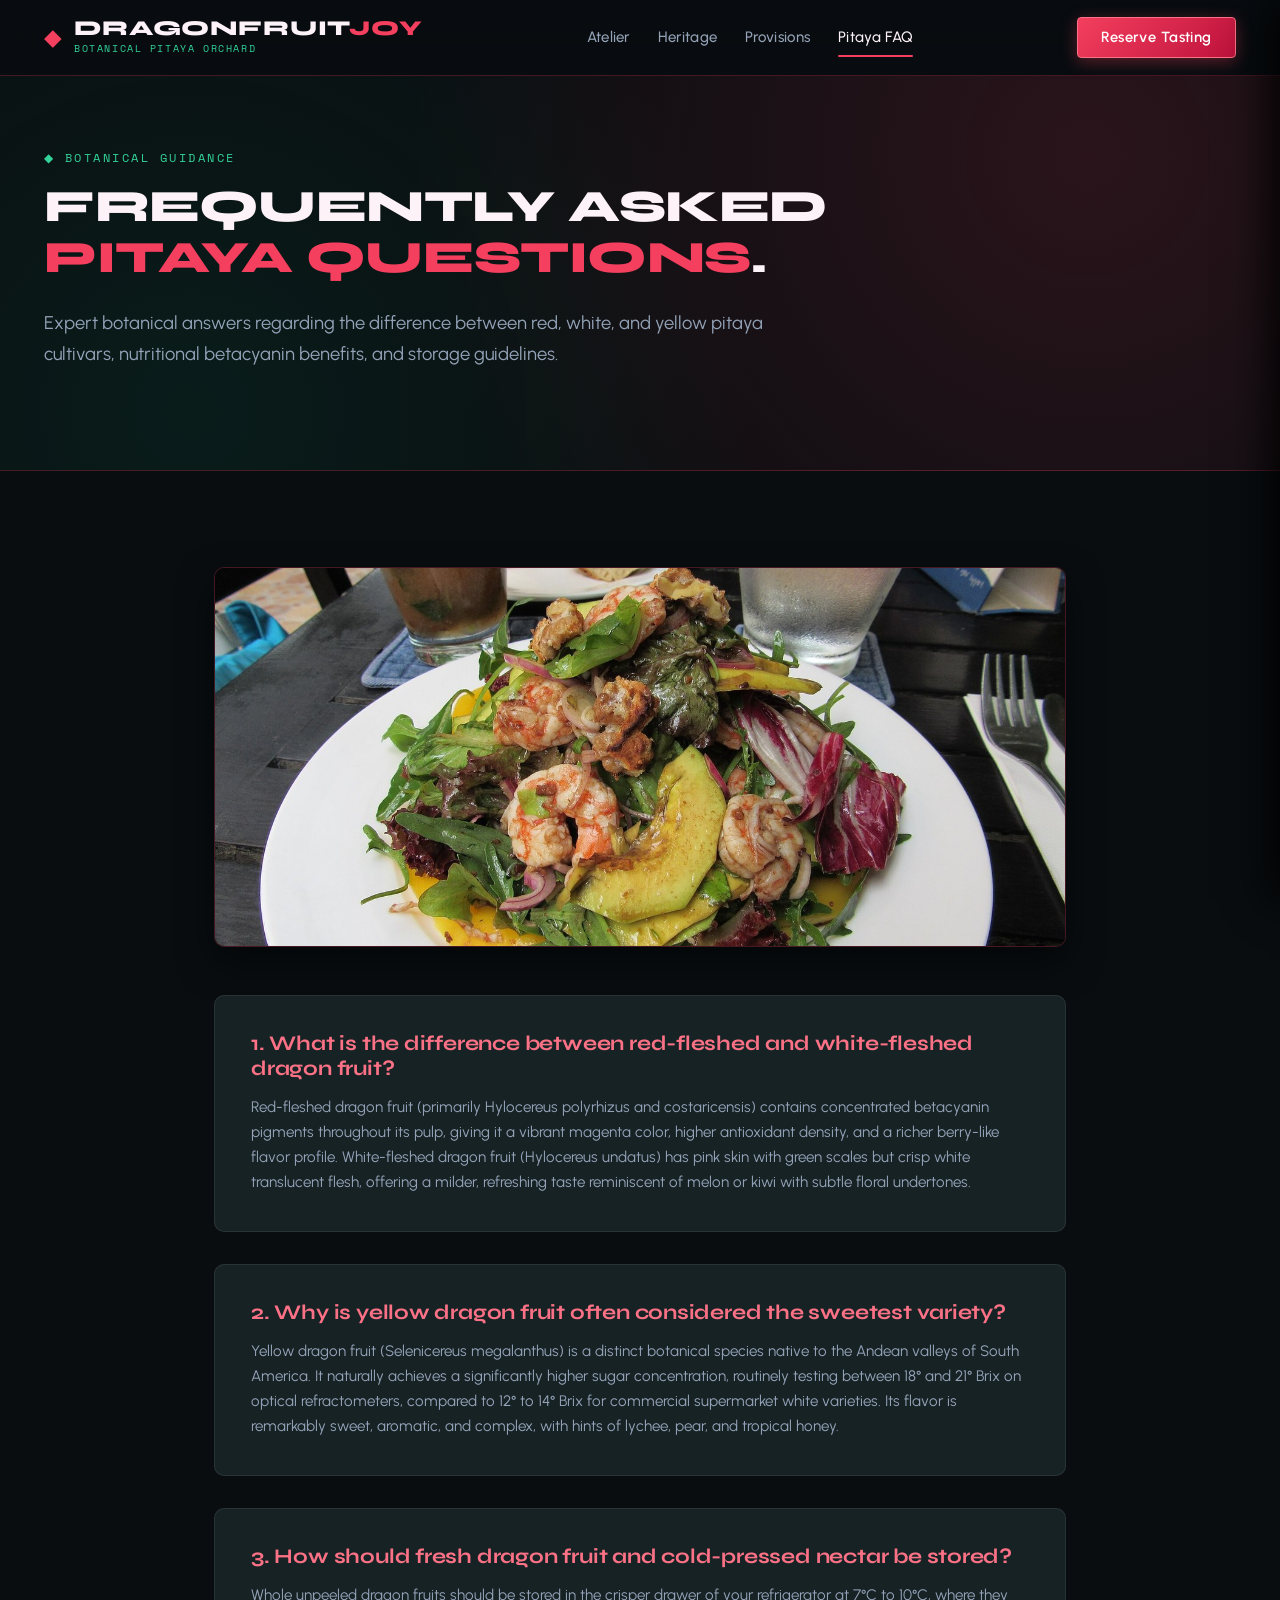
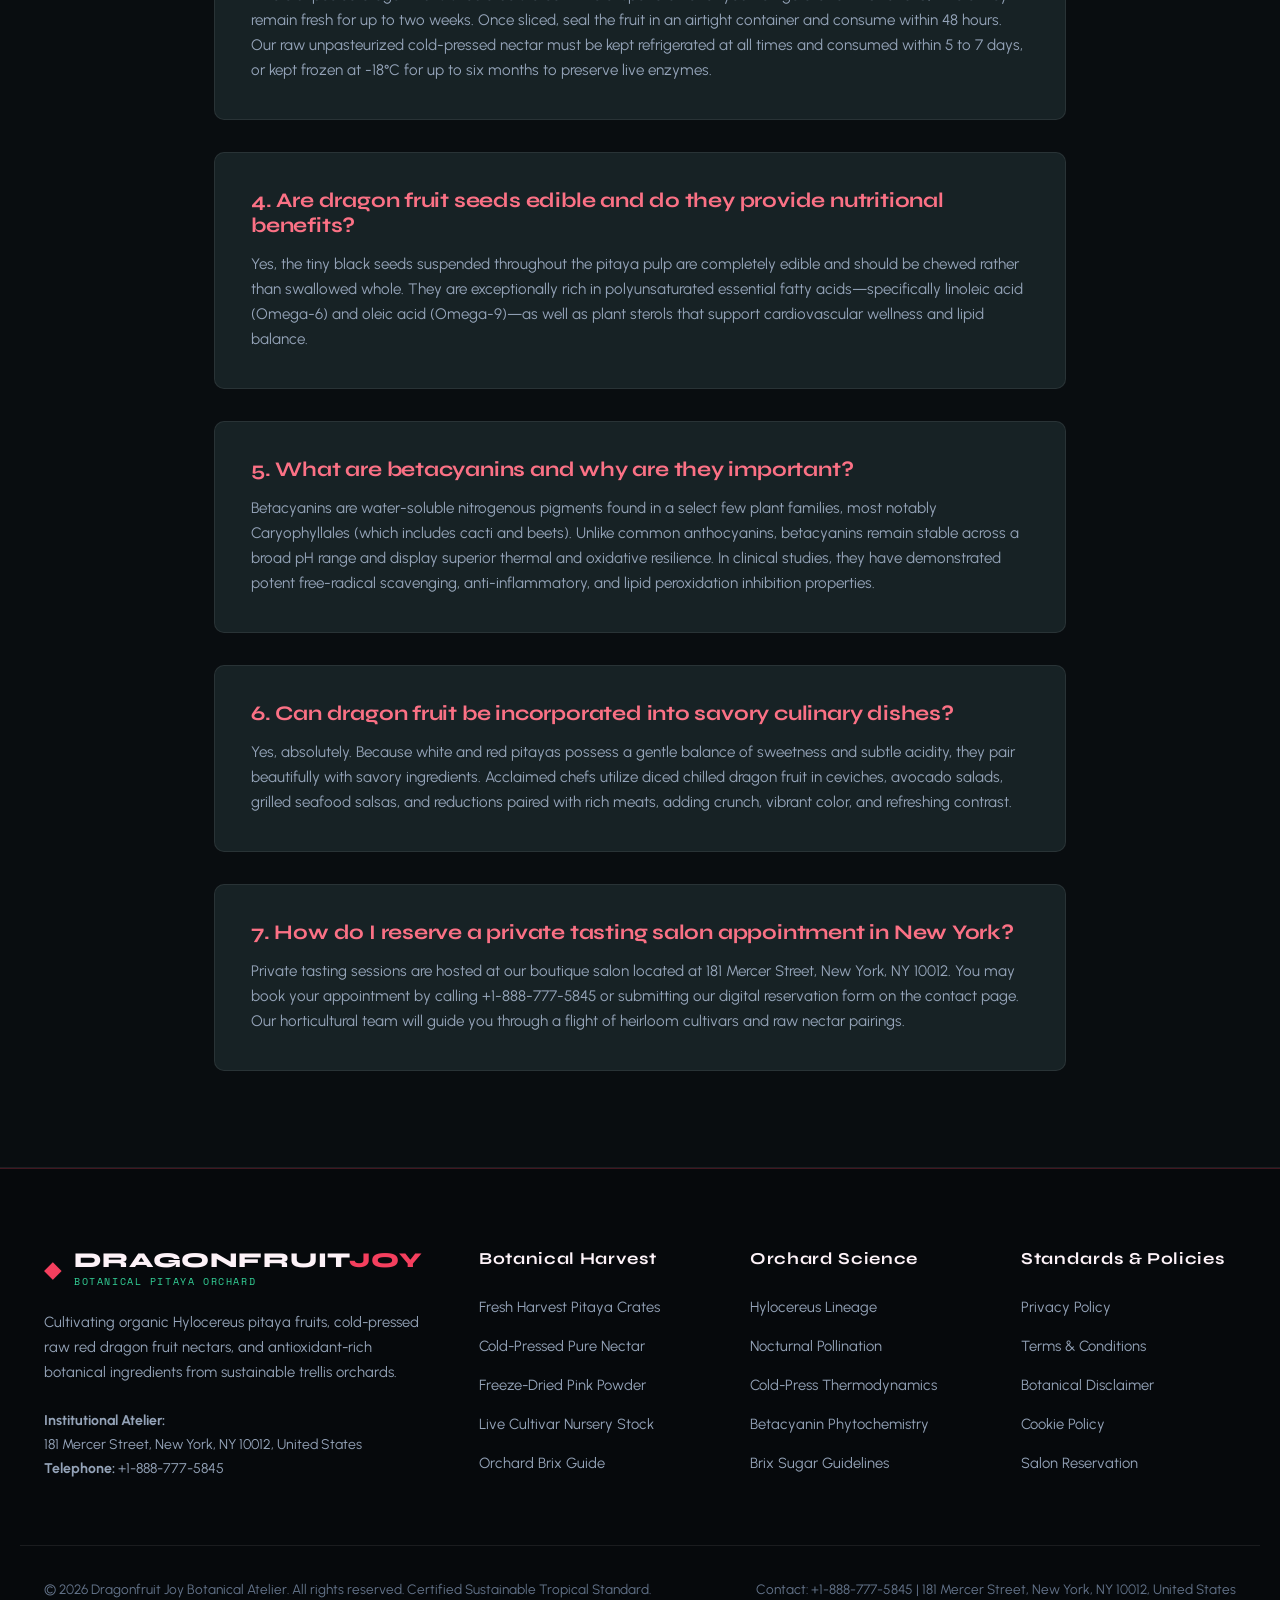
<file: faq.html>
<!DOCTYPE html>
<html lang="en">
<head>
    <meta charset="UTF-8">
    <meta name="viewport" content="width=device-width, initial-scale=1.0">
    <title>Pitaya FAQ & Botanical Guidance | Dragonfruit Joy</title>
    <meta name="description" content="Frequently asked questions regarding dragon fruit varieties, Brix sweetness, betacyanin antioxidants, and cold-pressed nectar storage.">
    <!-- Google tag (gtag.js) -->
<script async src="https://www.googletagmanager.com/gtag/js?id=G-0LY0HY7L01"></script>
<script>
  window.dataLayer = window.dataLayer || [];
  function gtag(){dataLayer.push(arguments);}
  gtag('js', new Date());
  gtag('config', 'G-0LY0HY7L01');
</script>
    <link rel="preconnect" href="https://fonts.googleapis.com">
    <link rel="preconnect" href="https://fonts.gstatic.com" crossorigin>
    <link href="https://fonts.googleapis.com/css2?family=Syne:wght@700;800&family=Urbanist:wght@400;500;600;700&family=Space+Mono:wght@400;700&display=swap" rel="stylesheet">
    <link rel="stylesheet" href="assets/css/style.css">
</head>
<body>
    <header class="site-header">
        <div class="container header-inner">
            <a href="index.html" class="brand-logo">
                <span class="brand-crest">&#9670;</span>
                <div class="brand-text-wrap">
                    <span class="brand-name">DRAGONFRUIT<span>JOY</span></span>
                    <span class="brand-sub">Botanical Pitaya Orchard</span>
                </div>
                <span class="brand-badge">100% BOTANICAL</span>
            </a>
            <nav class="main-nav">
                <a href="index.html" class="nav-link ">Atelier</a>
                <a href="about.html" class="nav-link ">Heritage</a>
                <a href="services.html" class="nav-link ">Provisions</a>
                <a href="faq.html" class="nav-link active">Pitaya FAQ</a>
            </nav>
            <div class="header-actions">
                <a href="contact.html" class="btn btn-primary">Reserve Tasting</a>
                <button class="drawer-toggle" id="drawer-toggle" aria-label="Toggle navigation">&#9776;</button>
            </div>
        </div>
    </header>
    <div class="mobile-drawer" id="mobile-drawer">
        <div style="display: flex; justify-content: space-between; align-items: center; padding-bottom: 1.25rem; border-bottom: 1px solid var(--color-border-subtle); margin-bottom: 0.5rem;">
            <span style="font-family: var(--font-heading); font-size: 1.2rem; color: #fff; font-weight: 700;">DRAGONFRUIT <span style="color: var(--color-magenta); font-style: italic;">JOY</span></span>
            <button class="drawer-close" id="drawer-close" aria-label="Close Menu" style="background: none; border: none; color: var(--color-text-muted); font-size: 1.8rem; cursor: pointer; line-height: 1; padding: 0 0.25rem;">&times;</button>
        </div>
        <a href="index.html" class="">Atelier Overview</a>
        <a href="about.html" class="">Hylocereus Heritage</a>
        <a href="services.html" class="">Botanical Provisions</a>
        <a href="faq.html" class="active">Pitaya FAQ</a>
        <a href="contact.html" class="" style="color: var(--color-magenta-glow); font-weight: 600;">Reserve Tasting Flight &rarr;</a>
        <div style="margin-top: auto; padding-top: 1.5rem; border-top: 1px solid var(--color-border);">
            <p style="font-size: 0.82rem; color: var(--color-text-muted); line-height: 1.5; margin: 0;">181 Mercer Street, New York, NY 10012, United States</p>
            <p style="color: var(--color-magenta-glow); margin-top: 0.5rem; font-weight: 700; font-size: 0.95rem;">+1-888-777-5845</p>
        </div>
    </div>
    </div>
<main>
    <section class="hero-section" style="padding: 4.5rem 0 4rem;">
        <div class="container">
            <div class="section-tag">&#9670; Botanical Guidance</div>
            <h1 class="hero-title" style="font-size: 2.8rem; max-width: 850px;">FREQUENTLY ASKED <span>PITAYA QUESTIONS</span>.</h1>
            <p class="hero-lead" style="max-width: 780px;">
                Expert botanical answers regarding the difference between red, white, and yellow pitaya cultivars, nutritional betacyanin benefits, and storage guidelines.
            </p>
        </div>
    </section>

    <section class="section">
        <div class="container" style="max-width: 900px;">
            <div style="margin-bottom: 3rem;">
                <img src="assets/images/pitaya-gourmet-ceviche-paring.jpg" alt="Culinary pairing of diced chilled white pitaya with ripe avocado, cilantro, and citrus vinaigrette" style="width: 100%; height: 380px; object-fit: cover; border-radius: var(--radius-md); border: 1px solid var(--color-border); box-shadow: 0 15px 35px rgba(0,0,0,0.5);">
            </div>
            <div style="display: flex; flex-direction: column; gap: 2rem;">
                <div class="feature-pillar">
                    <h3 class="pillar-title" style="color: var(--color-magenta-glow);">1. What is the difference between red-fleshed and white-fleshed dragon fruit?</h3>
                    <p class="pillar-text">Red-fleshed dragon fruit (primarily Hylocereus polyrhizus and costaricensis) contains concentrated betacyanin pigments throughout its pulp, giving it a vibrant magenta color, higher antioxidant density, and a richer berry-like flavor profile. White-fleshed dragon fruit (Hylocereus undatus) has pink skin with green scales but crisp white translucent flesh, offering a milder, refreshing taste reminiscent of melon or kiwi with subtle floral undertones.</p>
                </div>

                <div class="feature-pillar">
                    <h3 class="pillar-title" style="color: var(--color-magenta-glow);">2. Why is yellow dragon fruit often considered the sweetest variety?</h3>
                    <p class="pillar-text">Yellow dragon fruit (Selenicereus megalanthus) is a distinct botanical species native to the Andean valleys of South America. It naturally achieves a significantly higher sugar concentration, routinely testing between 18° and 21° Brix on optical refractometers, compared to 12° to 14° Brix for commercial supermarket white varieties. Its flavor is remarkably sweet, aromatic, and complex, with hints of lychee, pear, and tropical honey.</p>
                </div>

                <div class="feature-pillar">
                    <h3 class="pillar-title" style="color: var(--color-magenta-glow);">3. How should fresh dragon fruit and cold-pressed nectar be stored?</h3>
                    <p class="pillar-text">Whole unpeeled dragon fruits should be stored in the crisper drawer of your refrigerator at 7°C to 10°C, where they remain fresh for up to two weeks. Once sliced, seal the fruit in an airtight container and consume within 48 hours. Our raw unpasteurized cold-pressed nectar must be kept refrigerated at all times and consumed within 5 to 7 days, or kept frozen at -18°C for up to six months to preserve live enzymes.</p>
                </div>

                <div class="feature-pillar">
                    <h3 class="pillar-title" style="color: var(--color-magenta-glow);">4. Are dragon fruit seeds edible and do they provide nutritional benefits?</h3>
                    <p class="pillar-text">Yes, the tiny black seeds suspended throughout the pitaya pulp are completely edible and should be chewed rather than swallowed whole. They are exceptionally rich in polyunsaturated essential fatty acids—specifically linoleic acid (Omega-6) and oleic acid (Omega-9)—as well as plant sterols that support cardiovascular wellness and lipid balance.</p>
                </div>

                <div class="feature-pillar">
                    <h3 class="pillar-title" style="color: var(--color-magenta-glow);">5. What are betacyanins and why are they important?</h3>
                    <p class="pillar-text">Betacyanins are water-soluble nitrogenous pigments found in a select few plant families, most notably Caryophyllales (which includes cacti and beets). Unlike common anthocyanins, betacyanins remain stable across a broad pH range and display superior thermal and oxidative resilience. In clinical studies, they have demonstrated potent free-radical scavenging, anti-inflammatory, and lipid peroxidation inhibition properties.</p>
                </div>

                <div class="feature-pillar">
                    <h3 class="pillar-title" style="color: var(--color-magenta-glow);">6. Can dragon fruit be incorporated into savory culinary dishes?</h3>
                    <p class="pillar-text">Yes, absolutely. Because white and red pitayas possess a gentle balance of sweetness and subtle acidity, they pair beautifully with savory ingredients. Acclaimed chefs utilize diced chilled dragon fruit in ceviches, avocado salads, grilled seafood salsas, and reductions paired with rich meats, adding crunch, vibrant color, and refreshing contrast.</p>
                </div>

                <div class="feature-pillar">
                    <h3 class="pillar-title" style="color: var(--color-magenta-glow);">7. How do I reserve a private tasting salon appointment in New York?</h3>
                    <p class="pillar-text">Private tasting sessions are hosted at our boutique salon located at 181 Mercer Street, New York, NY 10012. You may book your appointment by calling +1-888-777-5845 or submitting our digital reservation form on the contact page. Our horticultural team will guide you through a flight of heirloom cultivars and raw nectar pairings.</p>
                </div>
            </div>
        </div>
    </section>
</main>
    <footer class="site-footer">
        <div class="container footer-grid">
            <div>
                <div class="brand-logo" style="margin-bottom: 1.25rem;">
                    <span class="brand-crest">&#9670;</span>
                    <div class="brand-text-wrap">
                        <span class="brand-name">DRAGONFRUIT<span>JOY</span></span>
                        <span class="brand-sub">Botanical Pitaya Orchard</span>
                    </div>
                </div>
                <p style="font-size: 0.92rem; margin-bottom: 1.5rem; line-height: 1.7;">
                    Cultivating organic Hylocereus pitaya fruits, cold-pressed raw red dragon fruit nectars, and antioxidant-rich botanical ingredients from sustainable trellis orchards.
                </p>
                <div style="font-size: 0.88rem; line-height: 1.7; color: var(--color-text-muted);">
                    <strong>Institutional Atelier:</strong><br>
                    181 Mercer Street, New York, NY 10012, United States<br>
                    <strong>Telephone:</strong> +1-888-777-5845
                </div>
            </div>
            <div>
                <h4 class="footer-title">Botanical Harvest</h4>
                <ul class="footer-links">
                    <li><a href="services.html">Fresh Harvest Pitaya Crates</a></li>
                    <li><a href="services.html">Cold-Pressed Pure Nectar</a></li>
                    <li><a href="services.html">Freeze-Dried Pink Powder</a></li>
                    <li><a href="services.html">Live Cultivar Nursery Stock</a></li>
                    <li><a href="faq.html">Orchard Brix Guide</a></li>
                </ul>
            </div>
            <div>
                <h4 class="footer-title">Orchard Science</h4>
                <ul class="footer-links">
                    <li><a href="about.html">Hylocereus Lineage</a></li>
                    <li><a href="about.html">Nocturnal Pollination</a></li>
                    <li><a href="services.html">Cold-Press Thermodynamics</a></li>
                    <li><a href="faq.html">Betacyanin Phytochemistry</a></li>
                    <li><a href="faq.html">Brix Sugar Guidelines</a></li>
                </ul>
            </div>
            <div>
                <h4 class="footer-title">Standards & Policies</h4>
                <ul class="footer-links">
                    <li><a href="privacy-policy.html">Privacy Policy</a></li>
                    <li><a href="terms-and-conditions.html">Terms & Conditions</a></li>
                    <li><a href="disclaimer.html">Botanical Disclaimer</a></li>
                    <li><a href="cookie-policy.html">Cookie Policy</a></li>
                    <li><a href="contact.html">Salon Reservation</a></li>
                </ul>
            </div>
        </div>
        <div class="container footer-bottom">
            <div>&copy; 2026 Dragonfruit Joy Botanical Atelier. All rights reserved. Certified Sustainable Tropical Standard.</div>
            <div>Contact: +1-888-777-5845 | 181 Mercer Street, New York, NY 10012, United States</div>
        </div>
    </footer>
<script src="assets/js/main.js"></script>
</body>
</html>
</file>
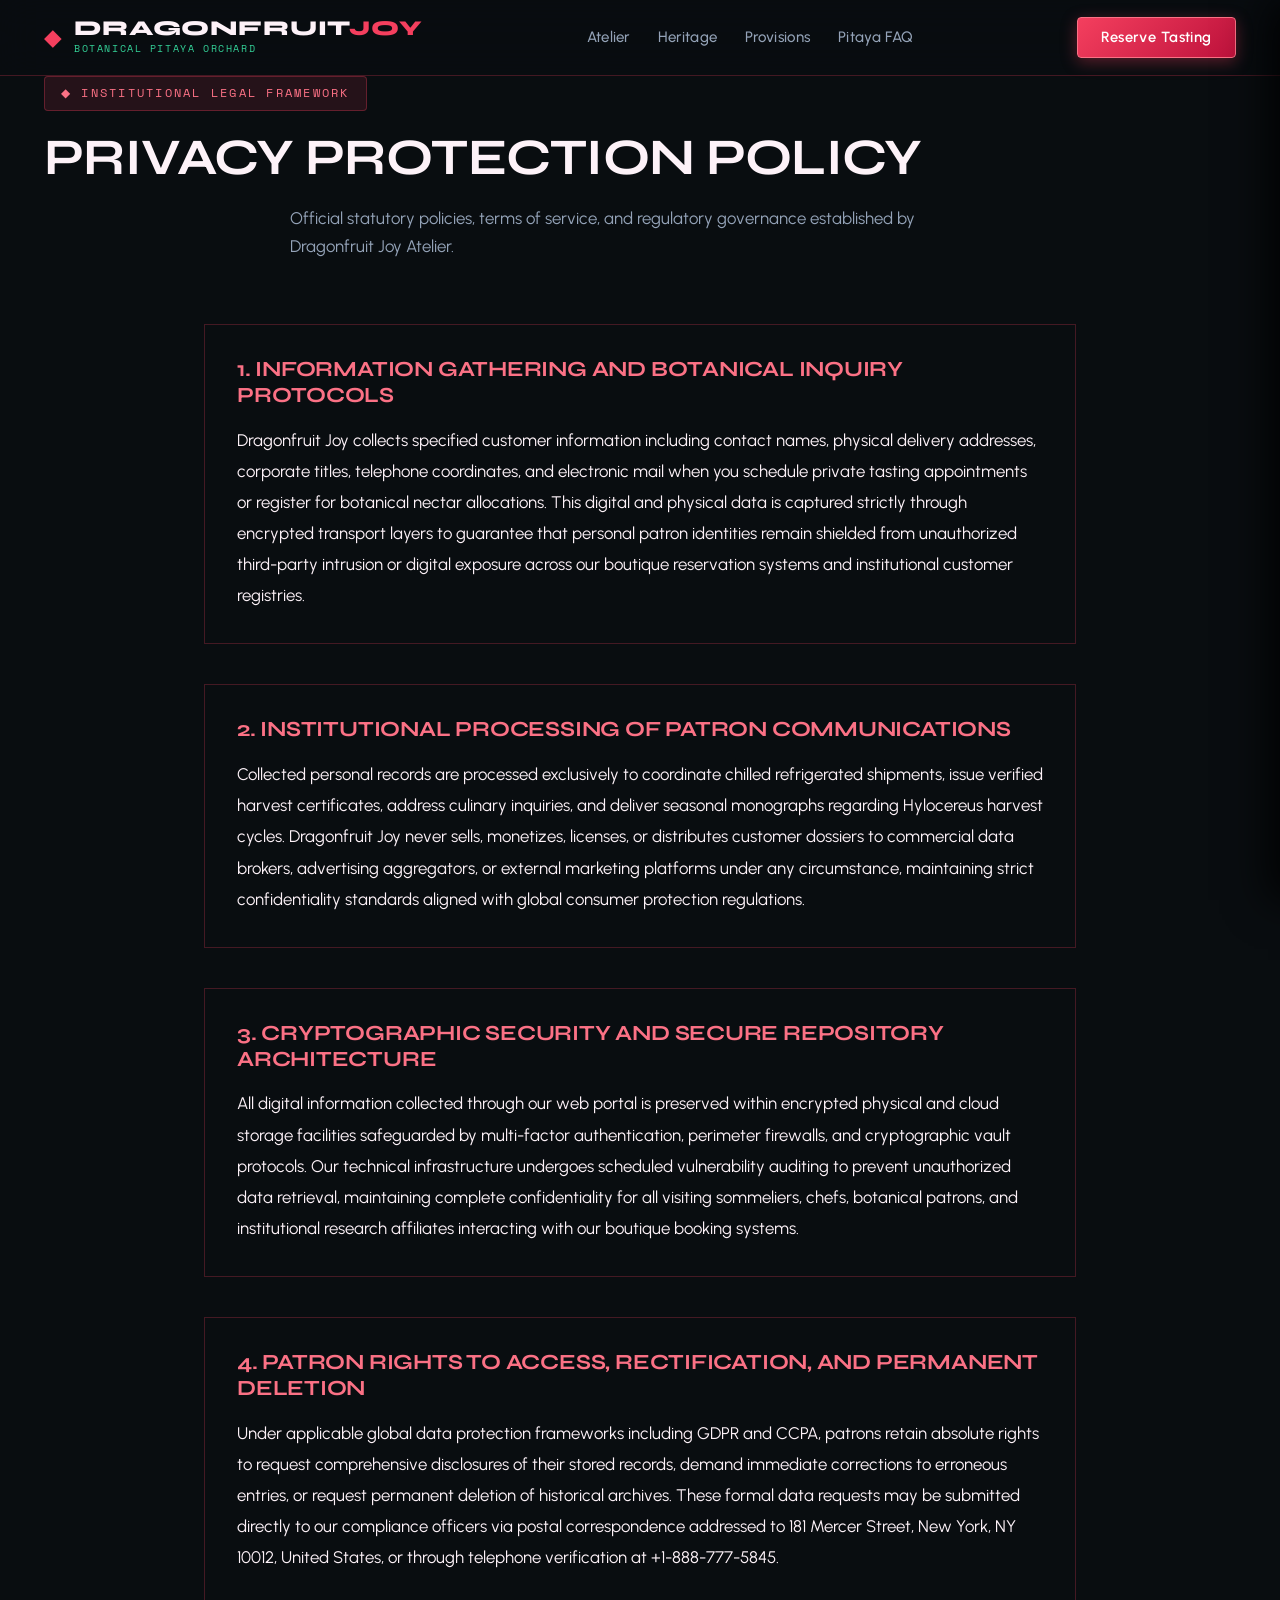
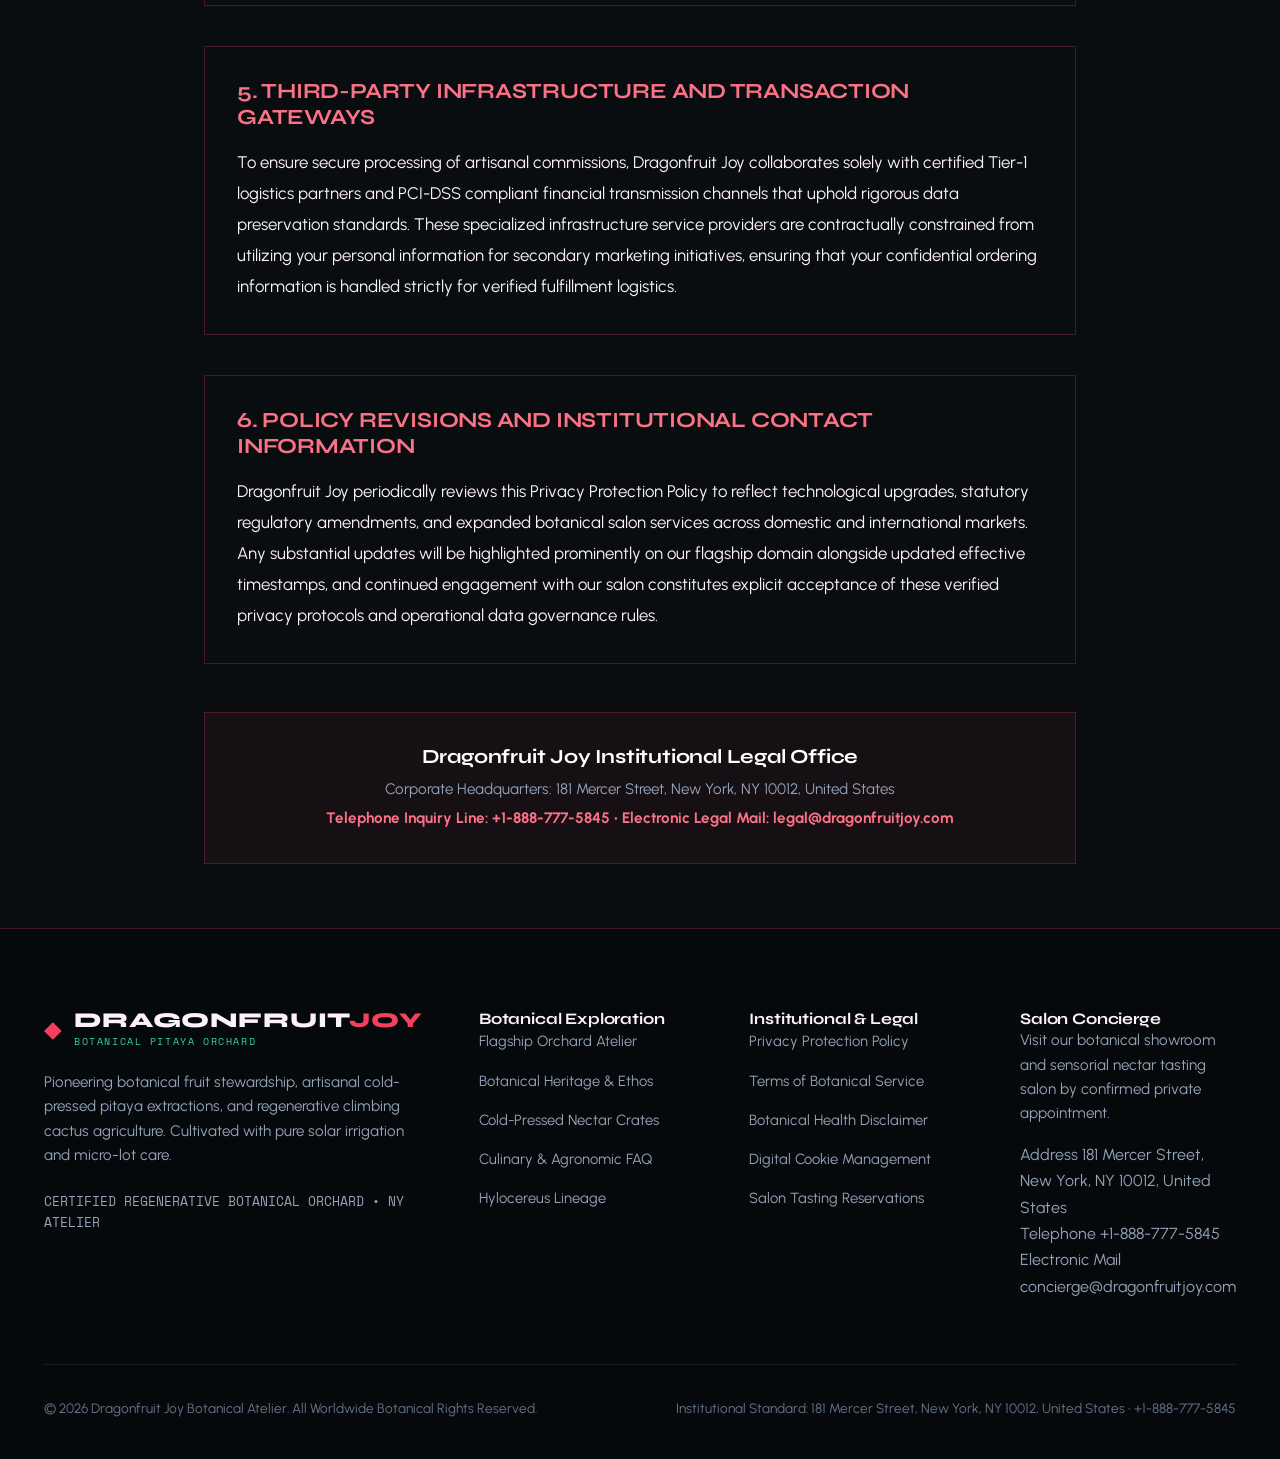
<file: privacy-policy.html>
<!DOCTYPE html>
<html lang="en">
<head>
    <meta charset="UTF-8">
    <meta name="viewport" content="width=device-width, initial-scale=1.0">
    <title>Privacy Protection Policy | Dragonfruit Joy</title>
    <meta name="description" content="Dragonfruit Joy's institutional privacy protection policy detailing patron confidentiality, cryptographic data security, and statutory consumer rights.">
    <!-- Google tag (gtag.js) -->
<script async src="https://www.googletagmanager.com/gtag/js?id=G-0LY0HY7L01"></script>
<script>
  window.dataLayer = window.dataLayer || [];
  function gtag(){dataLayer.push(arguments);}
  gtag('js', new Date());
  gtag('config', 'G-0LY0HY7L01');
</script>
    <link rel="preconnect" href="https://fonts.googleapis.com">
    <link rel="preconnect" href="https://fonts.gstatic.com" crossorigin>
    <link href="https://fonts.googleapis.com/css2?family=Syne:wght@700;800&family=Urbanist:wght@400;500;600;700&family=Space+Mono:wght@400;700&display=swap" rel="stylesheet">
    <link rel="stylesheet" href="assets/css/style.css">
</head>
<body>
    <header class="site-header">
        <div class="container header-inner">
            <a href="index.html" class="brand-logo">
                <span class="brand-crest">&#9670;</span>
                <div class="brand-text-wrap">
                    <span class="brand-name">DRAGONFRUIT<span>JOY</span></span>
                    <span class="brand-sub">Botanical Pitaya Orchard</span>
                </div>
                <span class="brand-badge">100% BOTANICAL</span>
            </a>
            <nav class="main-nav">
                <a href="index.html" class="nav-link ">Atelier</a>
                <a href="about.html" class="nav-link ">Heritage</a>
                <a href="services.html" class="nav-link ">Provisions</a>
                <a href="faq.html" class="nav-link ">Pitaya FAQ</a>
            </nav>
            <div class="header-actions">
                <a href="contact.html" class="btn btn-primary">Reserve Tasting</a>
                <button class="drawer-toggle" id="drawer-toggle" aria-label="Toggle navigation">&#9776;</button>
            </div>
        </div>
    </header>
    <div class="mobile-drawer" id="mobile-drawer">
        <div style="display: flex; justify-content: space-between; align-items: center; padding-bottom: 1.25rem; border-bottom: 1px solid var(--color-border-subtle); margin-bottom: 0.5rem;">
            <span style="font-family: var(--font-heading); font-size: 1.2rem; color: #fff; font-weight: 700;">DRAGONFRUIT <span style="color: var(--color-magenta); font-style: italic;">JOY</span></span>
            <button class="drawer-close" id="drawer-close" aria-label="Close Menu" style="background: none; border: none; color: var(--color-text-muted); font-size: 1.8rem; cursor: pointer; line-height: 1; padding: 0 0.25rem;">&times;</button>
        </div>
        <a href="index.html" class="">Atelier Overview</a>
        <a href="about.html" class="">Hylocereus Heritage</a>
        <a href="services.html" class="">Botanical Provisions</a>
        <a href="faq.html" class="">Pitaya FAQ</a>
        <a href="contact.html" class="" style="color: var(--color-magenta-glow); font-weight: 600;">Reserve Tasting Flight &rarr;</a>
        <div style="margin-top: auto; padding-top: 1.5rem; border-top: 1px solid var(--color-border);">
            <p style="font-size: 0.82rem; color: var(--color-text-muted); line-height: 1.5; margin: 0;">181 Mercer Street, New York, NY 10012, United States</p>
            <p style="color: var(--color-magenta-glow); margin-top: 0.5rem; font-weight: 700; font-size: 0.95rem;">+1-888-777-5845</p>
        </div>
    </div>
    </div>
<main>
    <div class="page-header">
        <div class="container text-center">
            <div class="hero-tag" style="display: inline-block; margin-bottom: 1rem;">&#9670; Institutional Legal Framework</div>
            <h1 style="font-size: clamp(2rem, 4vw, 3.2rem); text-transform: uppercase; margin-bottom: 1rem;">Privacy Protection Policy</h1>
            <p style="color: var(--color-text-muted); font-size: 1.05rem; max-width: 700px; margin: 0 auto;">
                Official statutory policies, terms of service, and regulatory governance established by Dragonfruit Joy Atelier.
            </p>
        </div>
    </div>

    <div class="container" style="max-width: 920px; margin: 4rem auto; padding: 0 1.5rem;">
        <section style="margin-bottom: 2.5rem; background: var(--color-card); border: 1px solid var(--color-border); border-radius: var(--radius); padding: 2rem;">
            <h2 style="font-size: 1.35rem; color: var(--color-magenta-glow); margin-bottom: 1rem; font-family: var(--font-heading); text-transform: uppercase;">
                1. Information Gathering and Botanical Inquiry Protocols
            </h2>
            <p style="line-height: 1.85; font-size: 1.05rem; color: var(--color-text); margin: 0;">
                Dragonfruit Joy collects specified customer information including contact names, physical delivery addresses, corporate titles, telephone coordinates, and electronic mail when you schedule private tasting appointments or register for botanical nectar allocations. This digital and physical data is captured strictly through encrypted transport layers to guarantee that personal patron identities remain shielded from unauthorized third-party intrusion or digital exposure across our boutique reservation systems and institutional customer registries.
            </p>
        </section>
        <section style="margin-bottom: 2.5rem; background: var(--color-card); border: 1px solid var(--color-border); border-radius: var(--radius); padding: 2rem;">
            <h2 style="font-size: 1.35rem; color: var(--color-magenta-glow); margin-bottom: 1rem; font-family: var(--font-heading); text-transform: uppercase;">
                2. Institutional Processing of Patron Communications
            </h2>
            <p style="line-height: 1.85; font-size: 1.05rem; color: var(--color-text); margin: 0;">
                Collected personal records are processed exclusively to coordinate chilled refrigerated shipments, issue verified harvest certificates, address culinary inquiries, and deliver seasonal monographs regarding Hylocereus harvest cycles. Dragonfruit Joy never sells, monetizes, licenses, or distributes customer dossiers to commercial data brokers, advertising aggregators, or external marketing platforms under any circumstance, maintaining strict confidentiality standards aligned with global consumer protection regulations.
            </p>
        </section>
        <section style="margin-bottom: 2.5rem; background: var(--color-card); border: 1px solid var(--color-border); border-radius: var(--radius); padding: 2rem;">
            <h2 style="font-size: 1.35rem; color: var(--color-magenta-glow); margin-bottom: 1rem; font-family: var(--font-heading); text-transform: uppercase;">
                3. Cryptographic Security and Secure Repository Architecture
            </h2>
            <p style="line-height: 1.85; font-size: 1.05rem; color: var(--color-text); margin: 0;">
                All digital information collected through our web portal is preserved within encrypted physical and cloud storage facilities safeguarded by multi-factor authentication, perimeter firewalls, and cryptographic vault protocols. Our technical infrastructure undergoes scheduled vulnerability auditing to prevent unauthorized data retrieval, maintaining complete confidentiality for all visiting sommeliers, chefs, botanical patrons, and institutional research affiliates interacting with our boutique booking systems.
            </p>
        </section>
        <section style="margin-bottom: 2.5rem; background: var(--color-card); border: 1px solid var(--color-border); border-radius: var(--radius); padding: 2rem;">
            <h2 style="font-size: 1.35rem; color: var(--color-magenta-glow); margin-bottom: 1rem; font-family: var(--font-heading); text-transform: uppercase;">
                4. Patron Rights to Access, Rectification, and Permanent Deletion
            </h2>
            <p style="line-height: 1.85; font-size: 1.05rem; color: var(--color-text); margin: 0;">
                Under applicable global data protection frameworks including GDPR and CCPA, patrons retain absolute rights to request comprehensive disclosures of their stored records, demand immediate corrections to erroneous entries, or request permanent deletion of historical archives. These formal data requests may be submitted directly to our compliance officers via postal correspondence addressed to 181 Mercer Street, New York, NY 10012, United States, or through telephone verification at +1-888-777-5845.
            </p>
        </section>
        <section style="margin-bottom: 2.5rem; background: var(--color-card); border: 1px solid var(--color-border); border-radius: var(--radius); padding: 2rem;">
            <h2 style="font-size: 1.35rem; color: var(--color-magenta-glow); margin-bottom: 1rem; font-family: var(--font-heading); text-transform: uppercase;">
                5. Third-Party Infrastructure and Transaction Gateways
            </h2>
            <p style="line-height: 1.85; font-size: 1.05rem; color: var(--color-text); margin: 0;">
                To ensure secure processing of artisanal commissions, Dragonfruit Joy collaborates solely with certified Tier-1 logistics partners and PCI-DSS compliant financial transmission channels that uphold rigorous data preservation standards. These specialized infrastructure service providers are contractually constrained from utilizing your personal information for secondary marketing initiatives, ensuring that your confidential ordering information is handled strictly for verified fulfillment logistics.
            </p>
        </section>
        <section style="margin-bottom: 2.5rem; background: var(--color-card); border: 1px solid var(--color-border); border-radius: var(--radius); padding: 2rem;">
            <h2 style="font-size: 1.35rem; color: var(--color-magenta-glow); margin-bottom: 1rem; font-family: var(--font-heading); text-transform: uppercase;">
                6. Policy Revisions and Institutional Contact Information
            </h2>
            <p style="line-height: 1.85; font-size: 1.05rem; color: var(--color-text); margin: 0;">
                Dragonfruit Joy periodically reviews this Privacy Protection Policy to reflect technological upgrades, statutory regulatory amendments, and expanded botanical salon services across domestic and international markets. Any substantial updates will be highlighted prominently on our flagship domain alongside updated effective timestamps, and continued engagement with our salon constitutes explicit acceptance of these verified privacy protocols and operational data governance rules.
            </p>
        </section>

        <section style="margin-top: 3rem; padding: 2rem; border-radius: var(--radius); border: 1px solid var(--color-border); background: rgba(244, 63, 94, 0.05); text-align: center;">
            <h3 style="font-size: 1.25rem; color: #fff; margin-bottom: 0.5rem; font-family: var(--font-heading);">Dragonfruit Joy Institutional Legal Office</h3>
            <p style="color: var(--color-text-muted); font-size: 0.95rem; margin-bottom: 0.25rem;">Corporate Headquarters: 181 Mercer Street, New York, NY 10012, United States</p>
            <p style="color: var(--color-magenta-glow); font-size: 0.95rem; font-weight: 700; margin: 0;">Telephone Inquiry Line: +1-888-777-5845 &bull; Electronic Legal Mail: legal@dragonfruitjoy.com</p>
        </section>
    </div>
</main>
    <footer class="site-footer">
        <div class="container">
            <div class="footer-grid">
                <div class="footer-brand-col">
                    <a href="index.html" class="brand-logo" style="margin-bottom: 1.25rem;">
                        <span class="brand-crest">&#9670;</span>
                        <div class="brand-text-wrap">
                            <span class="brand-name">DRAGONFRUIT<span>JOY</span></span>
                            <span class="brand-sub">Botanical Pitaya Orchard</span>
                        </div>
                    </a>
                    <p style="color: var(--color-text-muted); font-size: 0.95rem; line-height: 1.6; margin-bottom: 1.5rem;">
                        Pioneering botanical fruit stewardship, artisanal cold-pressed pitaya extractions, and regenerative climbing cactus agriculture. Cultivated with pure solar irrigation and micro-lot care.
                    </p>
                    <div style="font-family: var(--font-mono); font-size: 0.8rem; color: var(--color-gold);">
                        CERTIFIED REGENERATIVE BOTANICAL ORCHARD &bull; NY ATELIER
                    </div>
                </div>
                <div class="footer-nav-col">
                    <h4>Botanical Exploration</h4>
                    <ul class="footer-links">
                        <li><a href="index.html">Flagship Orchard Atelier</a></li>
                        <li><a href="about.html">Botanical Heritage & Ethos</a></li>
                        <li><a href="services.html">Cold-Pressed Nectar Crates</a></li>
                        <li><a href="faq.html">Culinary & Agronomic FAQ</a></li>
                        <li><a href="about.html">Hylocereus Lineage</a></li>
                    </ul>
                </div>
                <div class="footer-nav-col">
                    <h4>Institutional & Legal</h4>
                    <ul class="footer-links">
                        <li><a href="privacy-policy.html">Privacy Protection Policy</a></li>
                        <li><a href="terms-and-conditions.html">Terms of Botanical Service</a></li>
                        <li><a href="disclaimer.html">Botanical Health Disclaimer</a></li>
                        <li><a href="cookie-policy.html">Digital Cookie Management</a></li>
                        <li><a href="contact.html">Salon Tasting Reservations</a></li>
                    </ul>
                </div>
                <div class="footer-contact-col">
                    <h4>Salon Concierge</h4>
                    <p style="color: var(--color-text-muted); font-size: 0.95rem; line-height: 1.6; margin-bottom: 1rem;">
                        Visit our botanical showroom and sensorial nectar tasting salon by confirmed private appointment.
                    </p>
                    <div class="footer-contact-item">
                        <span class="footer-contact-label">Address</span>
                        <span class="footer-contact-val">181 Mercer Street, New York, NY 10012, United States</span>
                    </div>
                    <div class="footer-contact-item">
                        <span class="footer-contact-label">Telephone</span>
                        <span class="footer-contact-val">+1-888-777-5845</span>
                    </div>
                    <div class="footer-contact-item">
                        <span class="footer-contact-label">Electronic Mail</span>
                        <span class="footer-contact-val">concierge@dragonfruitjoy.com</span>
                    </div>
                </div>
            </div>
            <div class="footer-bottom">
                <div>&copy; 2026 Dragonfruit Joy Botanical Atelier. All Worldwide Botanical Rights Reserved.</div>
                <div>Institutional Standard: 181 Mercer Street, New York, NY 10012, United States &bull; +1-888-777-5845</div>
            </div>
        </div>
    </footer>
    <script src="assets/js/main.js"></script>
</body>
</html>
</file>
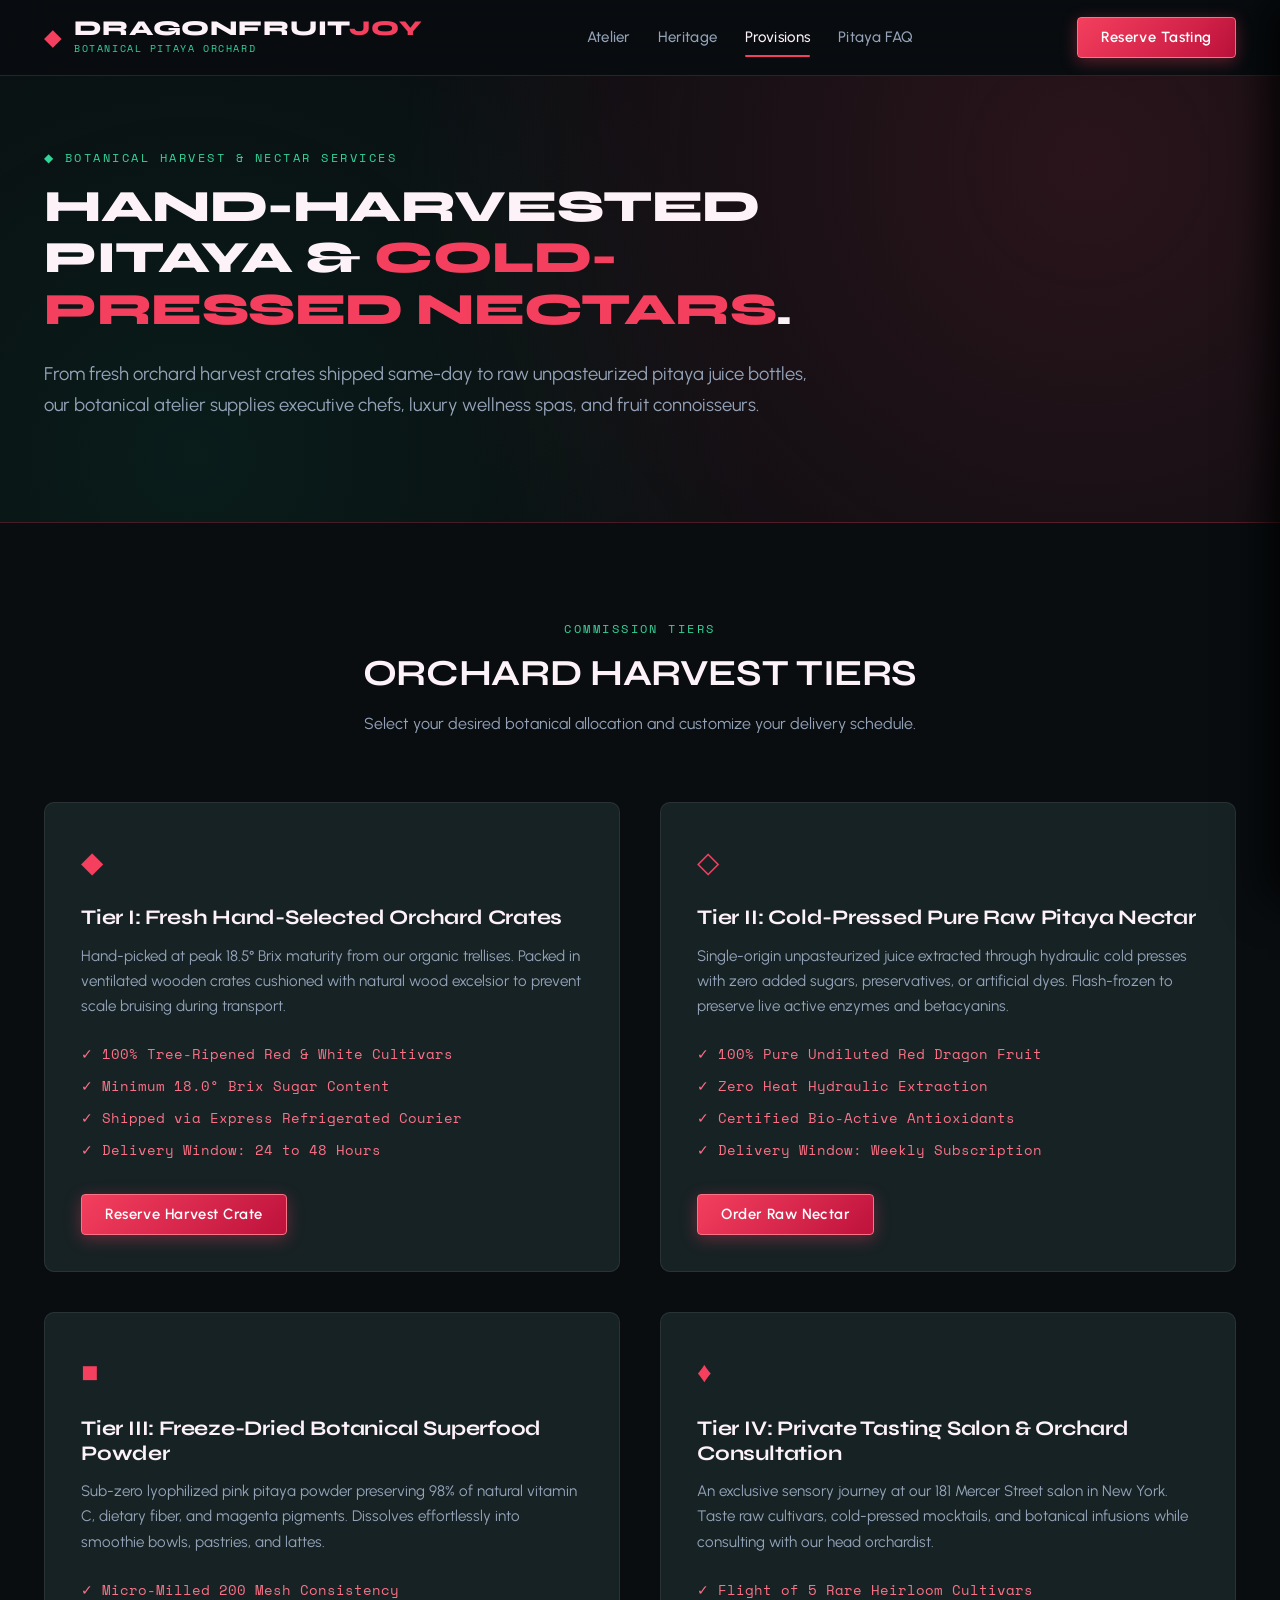
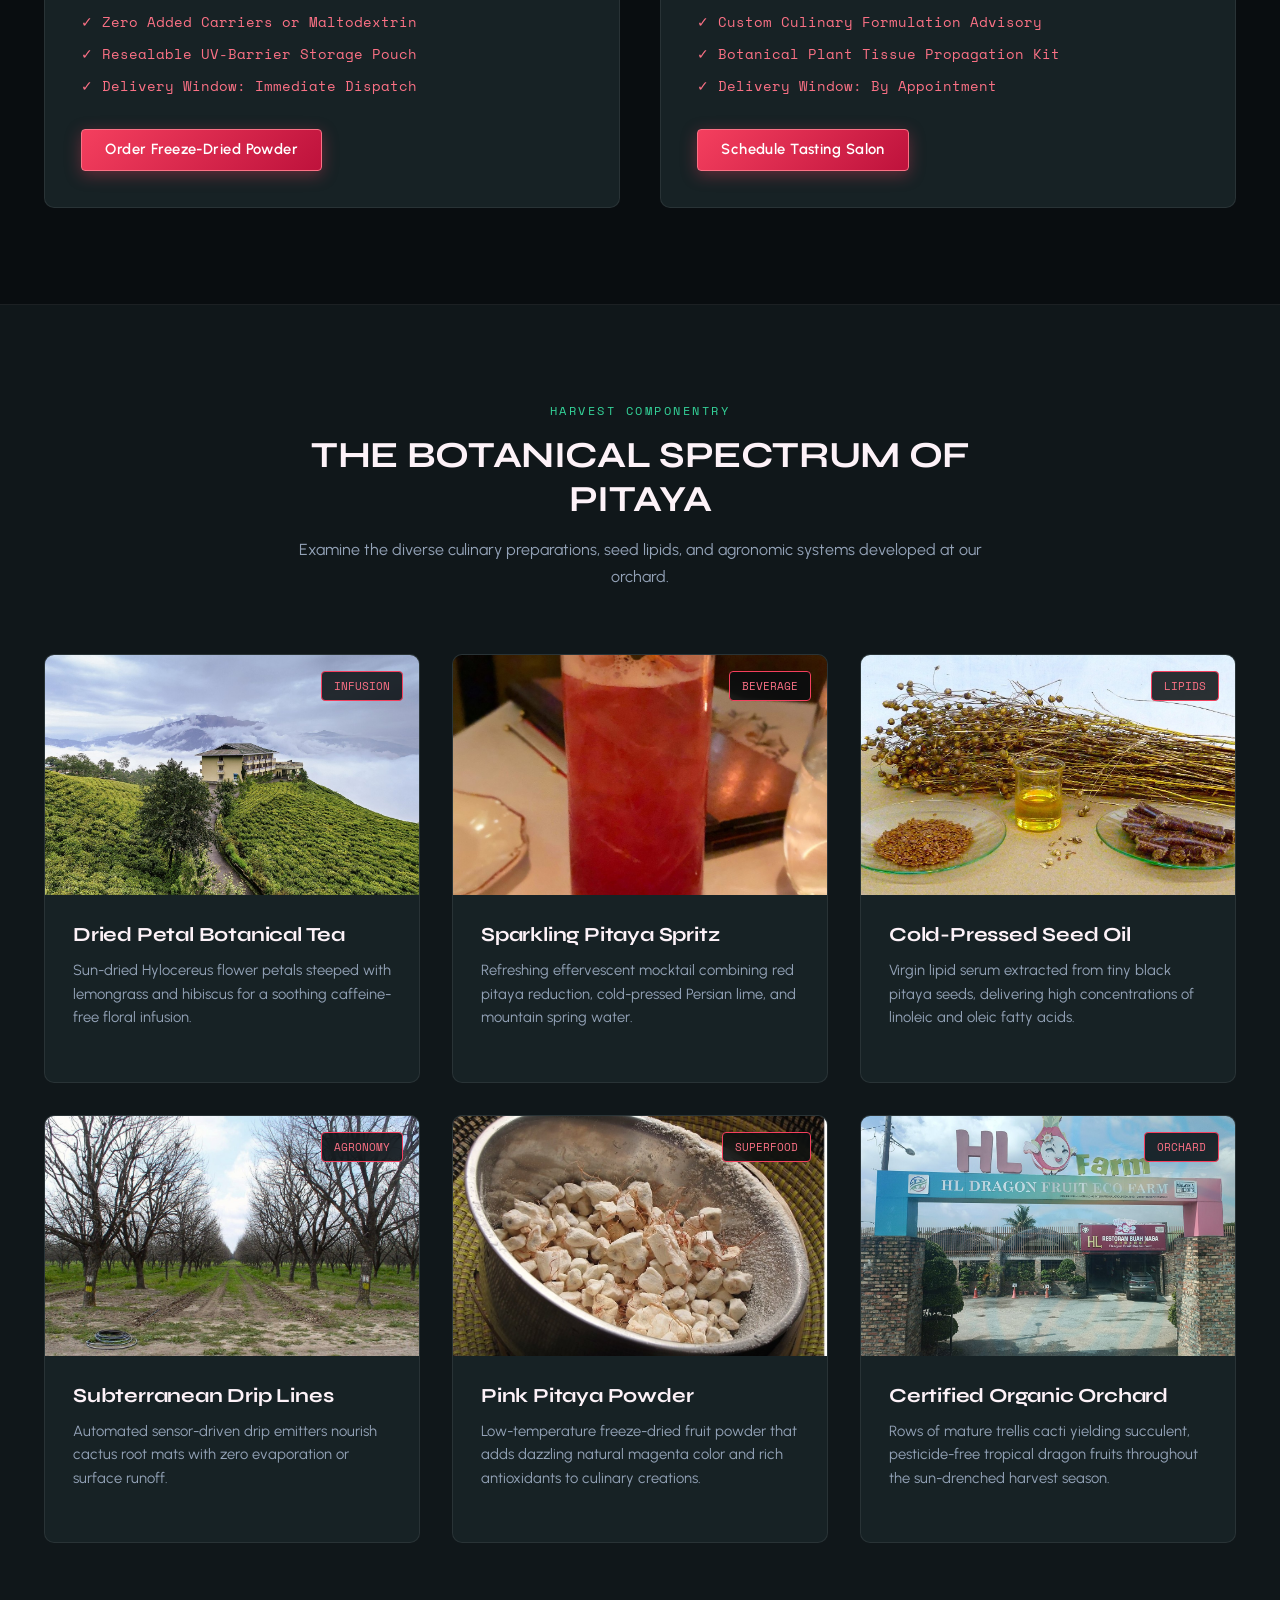
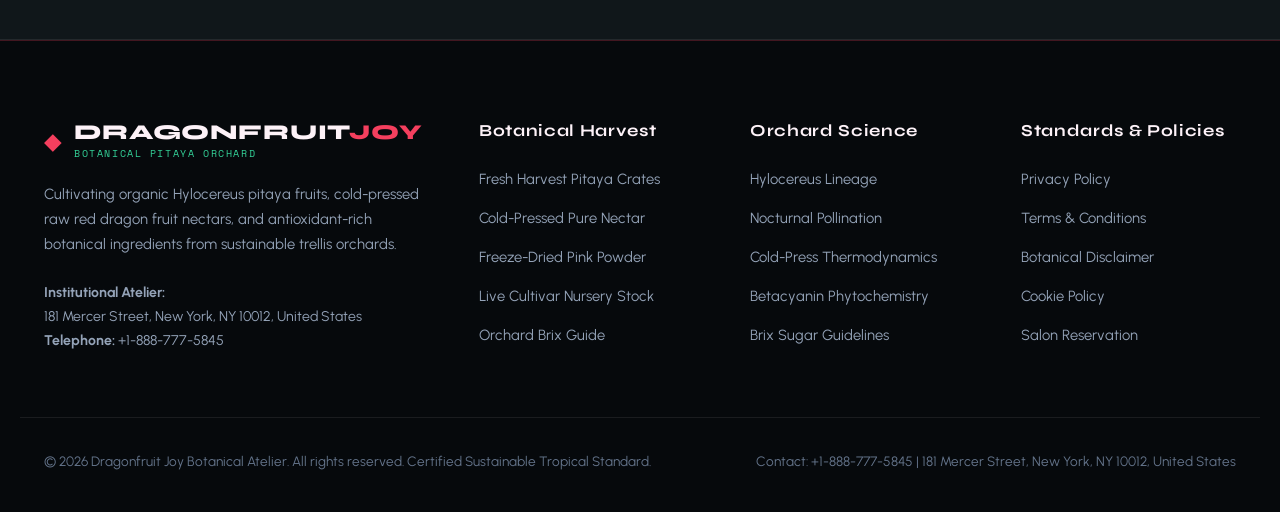
<file: services.html>
<!DOCTYPE html>
<html lang="en">
<head>
    <meta charset="UTF-8">
    <meta name="viewport" content="width=device-width, initial-scale=1.0">
    <title>Botanical Nectars & Orchard Harvest Services | Dragonfruit Joy</title>
    <meta name="description" content="Explore fresh organic dragon fruit harvest crates, cold-pressed raw pitaya nectars, and botanical ingredients at Dragonfruit Joy.">
    <!-- Google tag (gtag.js) -->
<script async src="https://www.googletagmanager.com/gtag/js?id=G-0LY0HY7L01"></script>
<script>
  window.dataLayer = window.dataLayer || [];
  function gtag(){dataLayer.push(arguments);}
  gtag('js', new Date());
  gtag('config', 'G-0LY0HY7L01');
</script>
    <link rel="preconnect" href="https://fonts.googleapis.com">
    <link rel="preconnect" href="https://fonts.gstatic.com" crossorigin>
    <link href="https://fonts.googleapis.com/css2?family=Syne:wght@700;800&family=Urbanist:wght@400;500;600;700&family=Space+Mono:wght@400;700&display=swap" rel="stylesheet">
    <link rel="stylesheet" href="assets/css/style.css">
</head>
<body>
    <header class="site-header">
        <div class="container header-inner">
            <a href="index.html" class="brand-logo">
                <span class="brand-crest">&#9670;</span>
                <div class="brand-text-wrap">
                    <span class="brand-name">DRAGONFRUIT<span>JOY</span></span>
                    <span class="brand-sub">Botanical Pitaya Orchard</span>
                </div>
                <span class="brand-badge">100% BOTANICAL</span>
            </a>
            <nav class="main-nav">
                <a href="index.html" class="nav-link ">Atelier</a>
                <a href="about.html" class="nav-link ">Heritage</a>
                <a href="services.html" class="nav-link active">Provisions</a>
                <a href="faq.html" class="nav-link ">Pitaya FAQ</a>
            </nav>
            <div class="header-actions">
                <a href="contact.html" class="btn btn-primary">Reserve Tasting</a>
                <button class="drawer-toggle" id="drawer-toggle" aria-label="Toggle navigation">&#9776;</button>
            </div>
        </div>
    </header>
    <div class="mobile-drawer" id="mobile-drawer">
        <div style="display: flex; justify-content: space-between; align-items: center; padding-bottom: 1.25rem; border-bottom: 1px solid var(--color-border-subtle); margin-bottom: 0.5rem;">
            <span style="font-family: var(--font-heading); font-size: 1.2rem; color: #fff; font-weight: 700;">DRAGONFRUIT <span style="color: var(--color-magenta); font-style: italic;">JOY</span></span>
            <button class="drawer-close" id="drawer-close" aria-label="Close Menu" style="background: none; border: none; color: var(--color-text-muted); font-size: 1.8rem; cursor: pointer; line-height: 1; padding: 0 0.25rem;">&times;</button>
        </div>
        <a href="index.html" class="">Atelier Overview</a>
        <a href="about.html" class="">Hylocereus Heritage</a>
        <a href="services.html" class="active">Botanical Provisions</a>
        <a href="faq.html" class="">Pitaya FAQ</a>
        <a href="contact.html" class="" style="color: var(--color-magenta-glow); font-weight: 600;">Reserve Tasting Flight &rarr;</a>
        <div style="margin-top: auto; padding-top: 1.5rem; border-top: 1px solid var(--color-border);">
            <p style="font-size: 0.82rem; color: var(--color-text-muted); line-height: 1.5; margin: 0;">181 Mercer Street, New York, NY 10012, United States</p>
            <p style="color: var(--color-magenta-glow); margin-top: 0.5rem; font-weight: 700; font-size: 0.95rem;">+1-888-777-5845</p>
        </div>
    </div>
    </div>
<main>
    <section class="hero-section" style="padding: 4.5rem 0 4rem;">
        <div class="container">
            <div class="section-tag">&#9670; Botanical Harvest & Nectar Services</div>
            <h1 class="hero-title" style="font-size: 2.8rem; max-width: 850px;">HAND-HARVESTED PITAYA & <span>COLD-PRESSED NECTARS</span>.</h1>
            <p class="hero-lead" style="max-width: 780px;">
                From fresh orchard harvest crates shipped same-day to raw unpasteurized pitaya juice bottles, our botanical atelier supplies executive chefs, luxury wellness spas, and fruit connoisseurs.
            </p>
        </div>
    </section>

    <!-- 4 Harvest Tiers -->
    <section class="section">
        <div class="container">
            <div class="section-header">
                <div class="section-tag">Commission Tiers</div>
                <h2 class="section-title">ORCHARD HARVEST TIERS</h2>
                <p>Select your desired botanical allocation and customize your delivery schedule.</p>
            </div>
            <div class="card-grid-2">
                <div class="feature-pillar">
                    <div class="pillar-icon">&#9670;</div>
                    <h3 class="pillar-title">Tier I: Fresh Hand-Selected Orchard Crates</h3>
                    <p class="pillar-text" style="margin-bottom: 1.5rem;">Hand-picked at peak 18.5° Brix maturity from our organic trellises. Packed in ventilated wooden crates cushioned with natural wood excelsior to prevent scale bruising during transport.</p>
                    <ul style="list-style: none; display: flex; flex-direction: column; gap: 0.6rem; font-family: var(--font-mono); font-size: 0.85rem; color: var(--color-magenta-glow); margin-bottom: 2rem;">
                        <li>&#10003; 100% Tree-Ripened Red & White Cultivars</li>
                        <li>&#10003; Minimum 18.0° Brix Sugar Content</li>
                        <li>&#10003; Shipped via Express Refrigerated Courier</li>
                        <li>&#10003; Delivery Window: 24 to 48 Hours</li>
                    </ul>
                    <a href="contact.html" class="btn btn-primary">Reserve Harvest Crate</a>
                </div>

                <div class="feature-pillar">
                    <div class="pillar-icon">&#9671;</div>
                    <h3 class="pillar-title">Tier II: Cold-Pressed Pure Raw Pitaya Nectar</h3>
                    <p class="pillar-text" style="margin-bottom: 1.5rem;">Single-origin unpasteurized juice extracted through hydraulic cold presses with zero added sugars, preservatives, or artificial dyes. Flash-frozen to preserve live active enzymes and betacyanins.</p>
                    <ul style="list-style: none; display: flex; flex-direction: column; gap: 0.6rem; font-family: var(--font-mono); font-size: 0.85rem; color: var(--color-magenta-glow); margin-bottom: 2rem;">
                        <li>&#10003; 100% Pure Undiluted Red Dragon Fruit</li>
                        <li>&#10003; Zero Heat Hydraulic Extraction</li>
                        <li>&#10003; Certified Bio-Active Antioxidants</li>
                        <li>&#10003; Delivery Window: Weekly Subscription</li>
                    </ul>
                    <a href="contact.html" class="btn btn-primary">Order Raw Nectar</a>
                </div>

                <div class="feature-pillar">
                    <div class="pillar-icon">&#9632;</div>
                    <h3 class="pillar-title">Tier III: Freeze-Dried Botanical Superfood Powder</h3>
                    <p class="pillar-text" style="margin-bottom: 1.5rem;">Sub-zero lyophilized pink pitaya powder preserving 98% of natural vitamin C, dietary fiber, and magenta pigments. Dissolves effortlessly into smoothie bowls, pastries, and lattes.</p>
                    <ul style="list-style: none; display: flex; flex-direction: column; gap: 0.6rem; font-family: var(--font-mono); font-size: 0.85rem; color: var(--color-magenta-glow); margin-bottom: 2rem;">
                        <li>&#10003; Micro-Milled 200 Mesh Consistency</li>
                        <li>&#10003; Zero Added Carriers or Maltodextrin</li>
                        <li>&#10003; Resealable UV-Barrier Storage Pouch</li>
                        <li>&#10003; Delivery Window: Immediate Dispatch</li>
                    </ul>
                    <a href="contact.html" class="btn btn-primary">Order Freeze-Dried Powder</a>
                </div>

                <div class="feature-pillar">
                    <div class="pillar-icon">&#9830;</div>
                    <h3 class="pillar-title">Tier IV: Private Tasting Salon & Orchard Consultation</h3>
                    <p class="pillar-text" style="margin-bottom: 1.5rem;">An exclusive sensory journey at our 181 Mercer Street salon in New York. Taste raw cultivars, cold-pressed mocktails, and botanical infusions while consulting with our head orchardist.</p>
                    <ul style="list-style: none; display: flex; flex-direction: column; gap: 0.6rem; font-family: var(--font-mono); font-size: 0.85rem; color: var(--color-magenta-glow); margin-bottom: 2rem;">
                        <li>&#10003; Flight of 5 Rare Heirloom Cultivars</li>
                        <li>&#10003; Custom Culinary Formulation Advisory</li>
                        <li>&#10003; Botanical Plant Tissue Propagation Kit</li>
                        <li>&#10003; Delivery Window: By Appointment</li>
                    </ul>
                    <a href="contact.html" class="btn btn-primary">Schedule Tasting Salon</a>
                </div>
            </div>
        </div>
    </section>

    <!-- Componentry & Harvest Gallery (Images: tea, mocktail, seed oil, drip irrigation, harvest orchard, freeze dried powder) -->
    <section class="section section-darker">
        <div class="container">
            <div class="section-header">
                <div class="section-tag">Harvest Componentry</div>
                <h2 class="section-title">THE BOTANICAL SPECTRUM OF PITAYA</h2>
                <p>Examine the diverse culinary preparations, seed lipids, and agronomic systems developed at our orchard.</p>
            </div>
            <div class="card-grid-3">
                <div class="specimen-card">
                    <div class="specimen-media">
                        <img src="assets/images/pitaya-botanical-tea-infusion.jpg" alt="Artisanal herbal tea infusion steeped with sun-dried dragon fruit petals and tropical botanicals">
                        <span class="specimen-tag">INFUSION</span>
                    </div>
                    <div class="specimen-body">
                        <h3 class="specimen-title">Dried Petal Botanical Tea</h3>
                        <p class="specimen-desc">Sun-dried Hylocereus flower petals steeped with lemongrass and hibiscus for a soothing caffeine-free floral infusion.</p>
                    </div>
                </div>

                <div class="specimen-card">
                    <div class="specimen-media">
                        <img src="assets/images/pitaya-citrus-mocktail-spritz.jpg" alt="Sparkling botanical mocktail crafted from red pitaya reduction, lime zest, and mineral spring water">
                        <span class="specimen-tag">BEVERAGE</span>
                    </div>
                    <div class="specimen-body">
                        <h3 class="specimen-title">Sparkling Pitaya Spritz</h3>
                        <p class="specimen-desc">Refreshing effervescent mocktail combining red pitaya reduction, cold-pressed Persian lime, and mountain spring water.</p>
                    </div>
                </div>

                <div class="specimen-card">
                    <div class="specimen-media">
                        <img src="assets/images/pitaya-seed-oil-cold-press.jpg" alt="Cold-pressed virgin dragon fruit seed oil rich in linoleic acid in amber apothecary bottle with glass dropper">
                        <span class="specimen-tag">LIPIDS</span>
                    </div>
                    <div class="specimen-body">
                        <h3 class="specimen-title">Cold-Pressed Seed Oil</h3>
                        <p class="specimen-desc">Virgin lipid serum extracted from tiny black pitaya seeds, delivering high concentrations of linoleic and oleic fatty acids.</p>
                    </div>
                </div>

                <div class="specimen-card">
                    <div class="specimen-media">
                        <img src="assets/images/pitaya-sustainable-drip-irrigation.jpg" alt="Micro-drip irrigation system delivering mineral-balanced groundwater directly to pitaya root zones">
                        <span class="specimen-tag">AGRONOMY</span>
                    </div>
                    <div class="specimen-body">
                        <h3 class="specimen-title">Subterranean Drip Lines</h3>
                        <p class="specimen-desc">Automated sensor-driven drip emitters nourish cactus root mats with zero evaporation or surface runoff.</p>
                    </div>
                </div>

                <div class="specimen-card">
                    <div class="specimen-media">
                        <img src="assets/images/pitaya-freeze-dried-powder.jpg" alt="Pure botanical freeze-dried pink dragon fruit superfood powder in ceramic tasting dish">
                        <span class="specimen-tag">SUPERFOOD</span>
                    </div>
                    <div class="specimen-body">
                        <h3 class="specimen-title">Pink Pitaya Powder</h3>
                        <p class="specimen-desc">Low-temperature freeze-dried fruit powder that adds dazzling natural magenta color and rich antioxidants to culinary creations.</p>
                    </div>
                </div>

                <div class="specimen-card">
                    <div class="specimen-media">
                        <img src="assets/images/pitaya-harvest-orchard.jpg" alt="Lush organic dragon fruit orchard with concrete trellis supports laden with ripe crimson pitaya fruits">
                        <span class="specimen-tag">ORCHARD</span>
                    </div>
                    <div class="specimen-body">
                        <h3 class="specimen-title">Certified Organic Orchard</h3>
                        <p class="specimen-desc">Rows of mature trellis cacti yielding succulent, pesticide-free tropical dragon fruits throughout the sun-drenched harvest season.</p>
                    </div>
                </div>
            </div>
        </div>
    </section>
</main>
    <footer class="site-footer">
        <div class="container footer-grid">
            <div>
                <div class="brand-logo" style="margin-bottom: 1.25rem;">
                    <span class="brand-crest">&#9670;</span>
                    <div class="brand-text-wrap">
                        <span class="brand-name">DRAGONFRUIT<span>JOY</span></span>
                        <span class="brand-sub">Botanical Pitaya Orchard</span>
                    </div>
                </div>
                <p style="font-size: 0.92rem; margin-bottom: 1.5rem; line-height: 1.7;">
                    Cultivating organic Hylocereus pitaya fruits, cold-pressed raw red dragon fruit nectars, and antioxidant-rich botanical ingredients from sustainable trellis orchards.
                </p>
                <div style="font-size: 0.88rem; line-height: 1.7; color: var(--color-text-muted);">
                    <strong>Institutional Atelier:</strong><br>
                    181 Mercer Street, New York, NY 10012, United States<br>
                    <strong>Telephone:</strong> +1-888-777-5845
                </div>
            </div>
            <div>
                <h4 class="footer-title">Botanical Harvest</h4>
                <ul class="footer-links">
                    <li><a href="services.html">Fresh Harvest Pitaya Crates</a></li>
                    <li><a href="services.html">Cold-Pressed Pure Nectar</a></li>
                    <li><a href="services.html">Freeze-Dried Pink Powder</a></li>
                    <li><a href="services.html">Live Cultivar Nursery Stock</a></li>
                    <li><a href="faq.html">Orchard Brix Guide</a></li>
                </ul>
            </div>
            <div>
                <h4 class="footer-title">Orchard Science</h4>
                <ul class="footer-links">
                    <li><a href="about.html">Hylocereus Lineage</a></li>
                    <li><a href="about.html">Nocturnal Pollination</a></li>
                    <li><a href="services.html">Cold-Press Thermodynamics</a></li>
                    <li><a href="faq.html">Betacyanin Phytochemistry</a></li>
                    <li><a href="faq.html">Brix Sugar Guidelines</a></li>
                </ul>
            </div>
            <div>
                <h4 class="footer-title">Standards & Policies</h4>
                <ul class="footer-links">
                    <li><a href="privacy-policy.html">Privacy Policy</a></li>
                    <li><a href="terms-and-conditions.html">Terms & Conditions</a></li>
                    <li><a href="disclaimer.html">Botanical Disclaimer</a></li>
                    <li><a href="cookie-policy.html">Cookie Policy</a></li>
                    <li><a href="contact.html">Salon Reservation</a></li>
                </ul>
            </div>
        </div>
        <div class="container footer-bottom">
            <div>&copy; 2026 Dragonfruit Joy Botanical Atelier. All rights reserved. Certified Sustainable Tropical Standard.</div>
            <div>Contact: +1-888-777-5845 | 181 Mercer Street, New York, NY 10012, United States</div>
        </div>
    </footer>
<script src="assets/js/main.js"></script>
</body>
</html>
</file>
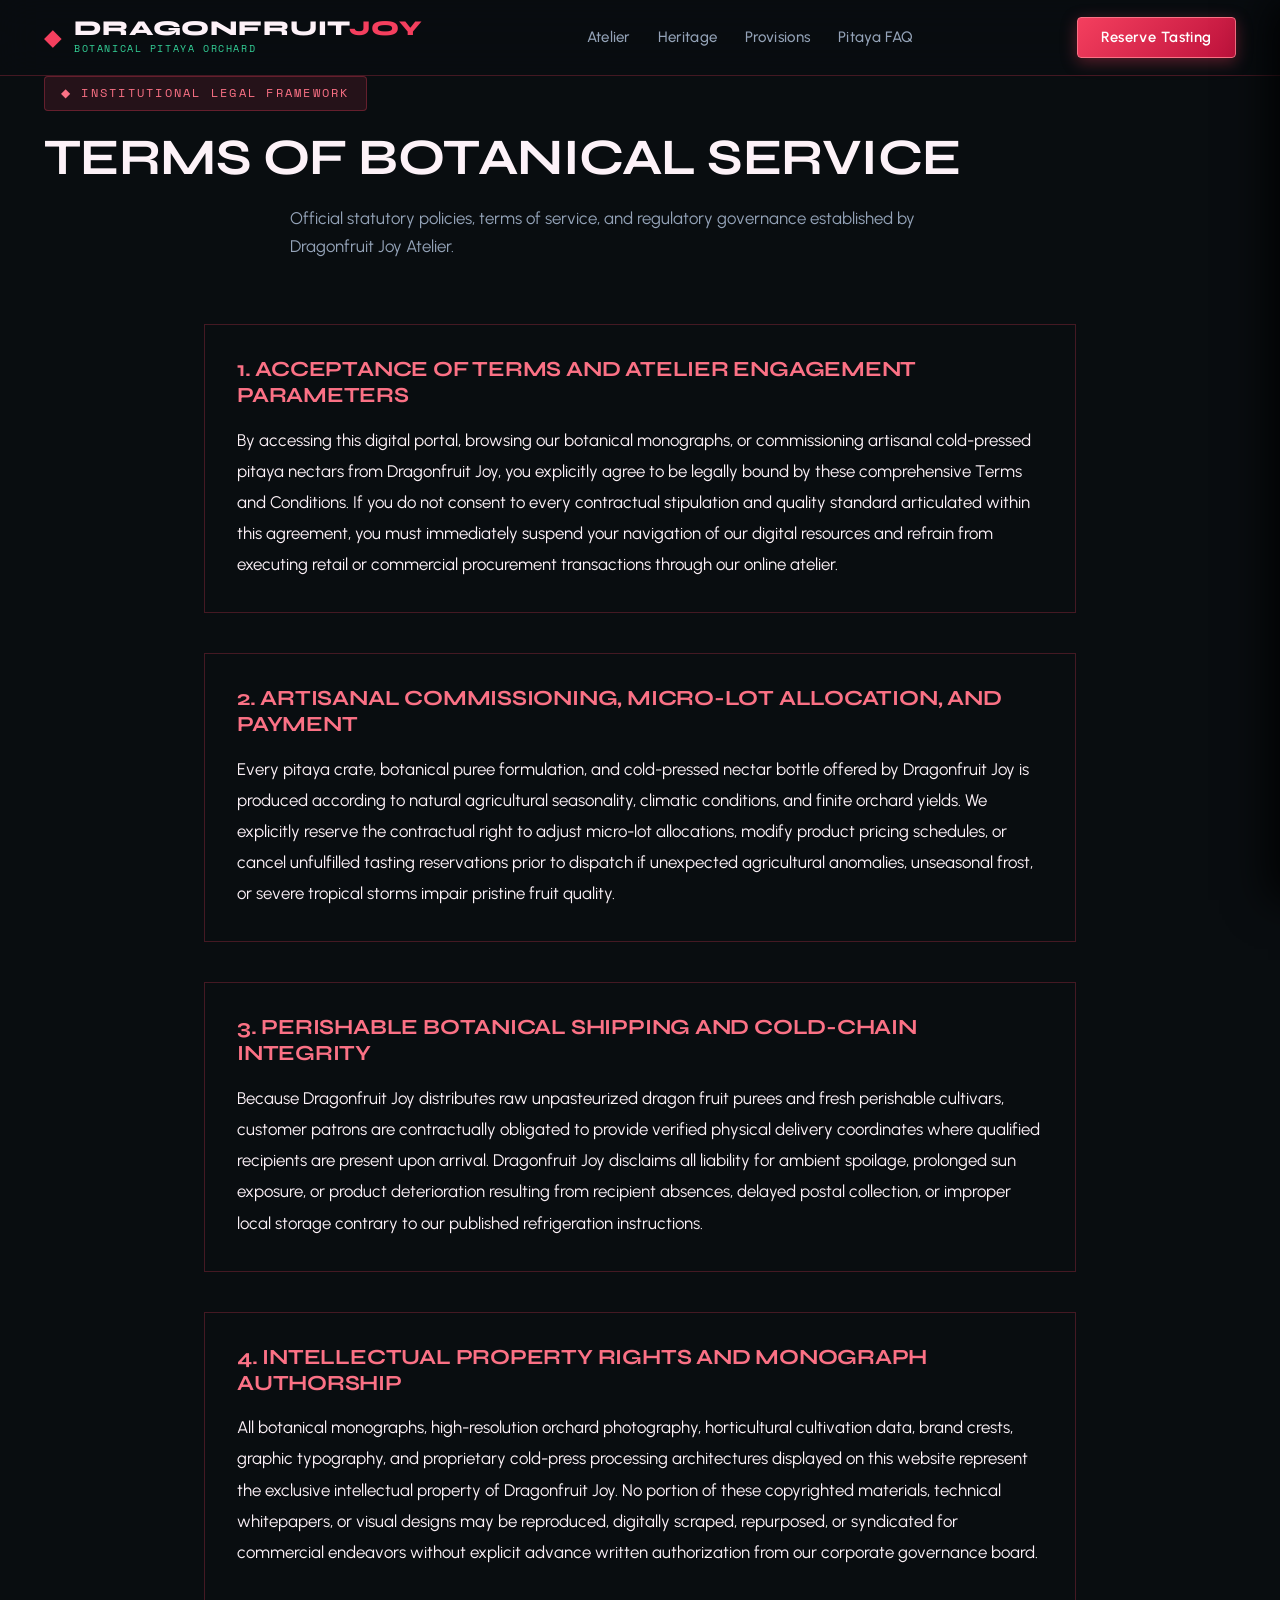
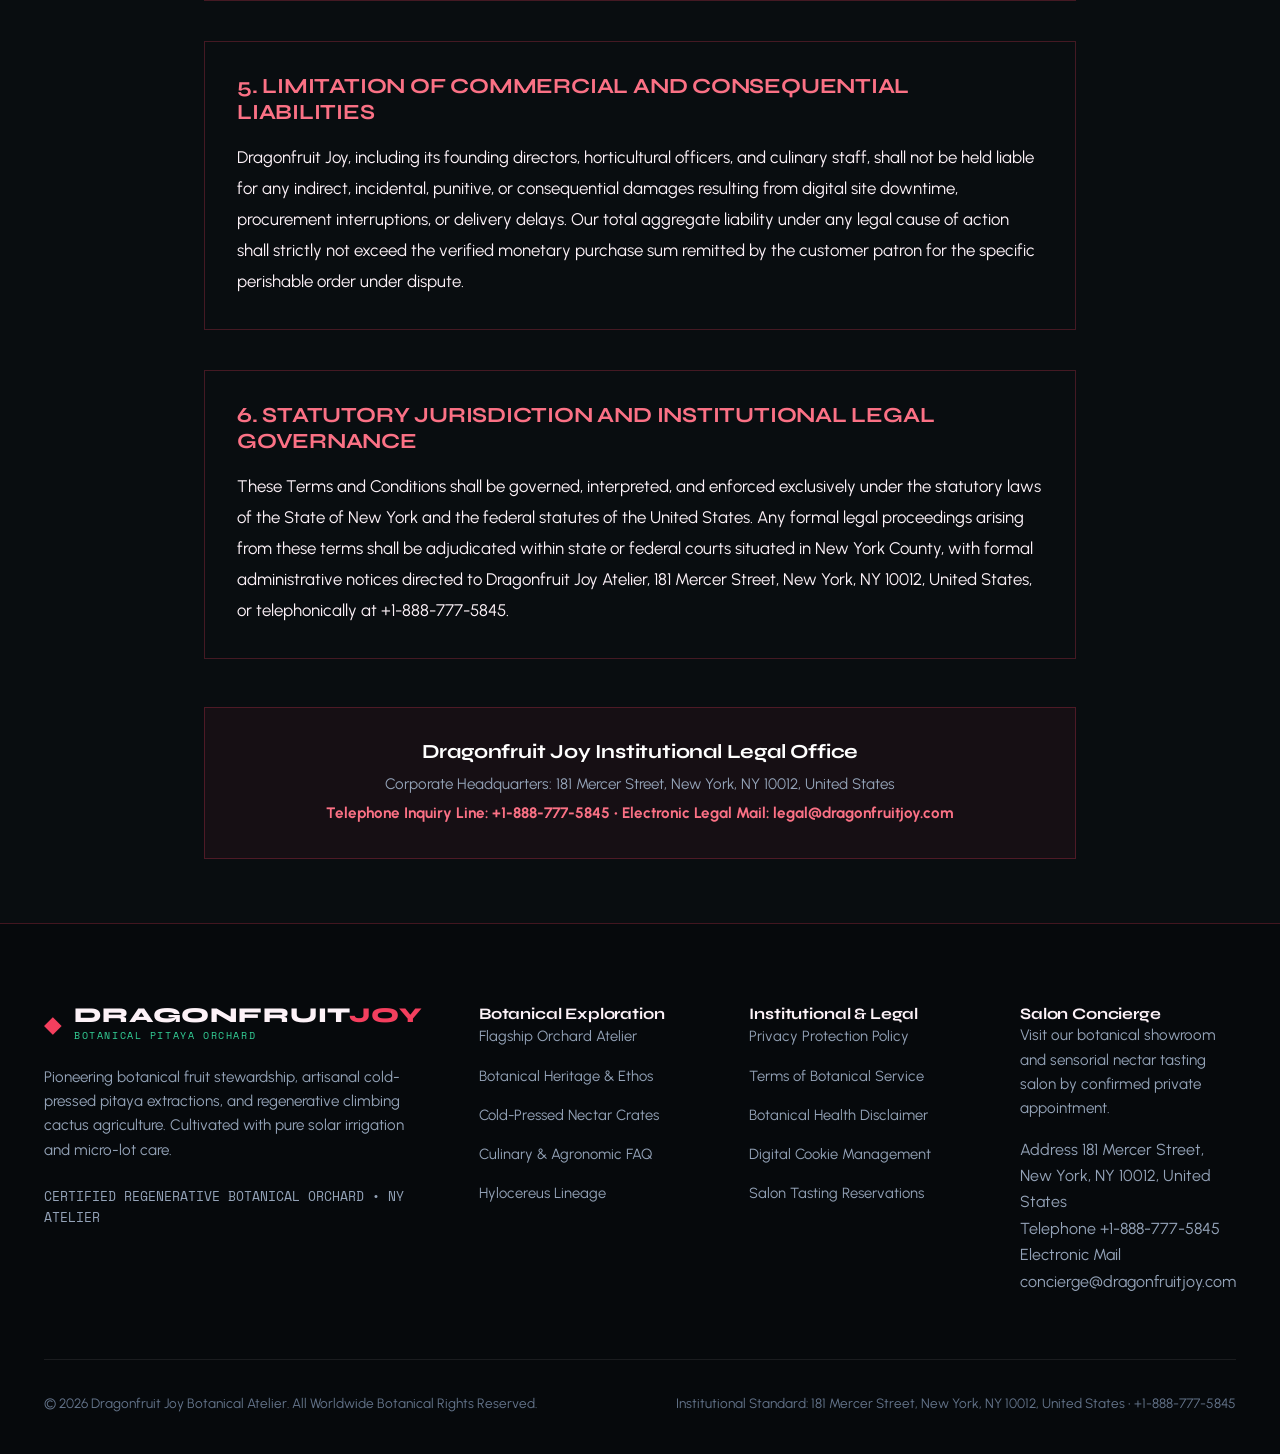
<file: terms-and-conditions.html>
<!DOCTYPE html>
<html lang="en">
<head>
    <meta charset="UTF-8">
    <meta name="viewport" content="width=device-width, initial-scale=1.0">
    <title>Terms of Botanical Service | Dragonfruit Joy</title>
    <meta name="description" content="Dragonfruit Joy's comprehensive terms and conditions governing artisanal commissions, perishable shipping, intellectual property, and statutory jurisdiction.">
    <!-- Google tag (gtag.js) -->
<script async src="https://www.googletagmanager.com/gtag/js?id=G-0LY0HY7L01"></script>
<script>
  window.dataLayer = window.dataLayer || [];
  function gtag(){dataLayer.push(arguments);}
  gtag('js', new Date());
  gtag('config', 'G-0LY0HY7L01');
</script>
    <link rel="preconnect" href="https://fonts.googleapis.com">
    <link rel="preconnect" href="https://fonts.gstatic.com" crossorigin>
    <link href="https://fonts.googleapis.com/css2?family=Syne:wght@700;800&family=Urbanist:wght@400;500;600;700&family=Space+Mono:wght@400;700&display=swap" rel="stylesheet">
    <link rel="stylesheet" href="assets/css/style.css">
</head>
<body>
    <header class="site-header">
        <div class="container header-inner">
            <a href="index.html" class="brand-logo">
                <span class="brand-crest">&#9670;</span>
                <div class="brand-text-wrap">
                    <span class="brand-name">DRAGONFRUIT<span>JOY</span></span>
                    <span class="brand-sub">Botanical Pitaya Orchard</span>
                </div>
                <span class="brand-badge">100% BOTANICAL</span>
            </a>
            <nav class="main-nav">
                <a href="index.html" class="nav-link ">Atelier</a>
                <a href="about.html" class="nav-link ">Heritage</a>
                <a href="services.html" class="nav-link ">Provisions</a>
                <a href="faq.html" class="nav-link ">Pitaya FAQ</a>
            </nav>
            <div class="header-actions">
                <a href="contact.html" class="btn btn-primary">Reserve Tasting</a>
                <button class="drawer-toggle" id="drawer-toggle" aria-label="Toggle navigation">&#9776;</button>
            </div>
        </div>
    </header>
    <div class="mobile-drawer" id="mobile-drawer">
        <div style="display: flex; justify-content: space-between; align-items: center; padding-bottom: 1.25rem; border-bottom: 1px solid var(--color-border-subtle); margin-bottom: 0.5rem;">
            <span style="font-family: var(--font-heading); font-size: 1.2rem; color: #fff; font-weight: 700;">DRAGONFRUIT <span style="color: var(--color-magenta); font-style: italic;">JOY</span></span>
            <button class="drawer-close" id="drawer-close" aria-label="Close Menu" style="background: none; border: none; color: var(--color-text-muted); font-size: 1.8rem; cursor: pointer; line-height: 1; padding: 0 0.25rem;">&times;</button>
        </div>
        <a href="index.html" class="">Atelier Overview</a>
        <a href="about.html" class="">Hylocereus Heritage</a>
        <a href="services.html" class="">Botanical Provisions</a>
        <a href="faq.html" class="">Pitaya FAQ</a>
        <a href="contact.html" class="" style="color: var(--color-magenta-glow); font-weight: 600;">Reserve Tasting Flight &rarr;</a>
        <div style="margin-top: auto; padding-top: 1.5rem; border-top: 1px solid var(--color-border);">
            <p style="font-size: 0.82rem; color: var(--color-text-muted); line-height: 1.5; margin: 0;">181 Mercer Street, New York, NY 10012, United States</p>
            <p style="color: var(--color-magenta-glow); margin-top: 0.5rem; font-weight: 700; font-size: 0.95rem;">+1-888-777-5845</p>
        </div>
    </div>
    </div>
<main>
    <div class="page-header">
        <div class="container text-center">
            <div class="hero-tag" style="display: inline-block; margin-bottom: 1rem;">&#9670; Institutional Legal Framework</div>
            <h1 style="font-size: clamp(2rem, 4vw, 3.2rem); text-transform: uppercase; margin-bottom: 1rem;">Terms of Botanical Service</h1>
            <p style="color: var(--color-text-muted); font-size: 1.05rem; max-width: 700px; margin: 0 auto;">
                Official statutory policies, terms of service, and regulatory governance established by Dragonfruit Joy Atelier.
            </p>
        </div>
    </div>

    <div class="container" style="max-width: 920px; margin: 4rem auto; padding: 0 1.5rem;">
        <section style="margin-bottom: 2.5rem; background: var(--color-card); border: 1px solid var(--color-border); border-radius: var(--radius); padding: 2rem;">
            <h2 style="font-size: 1.35rem; color: var(--color-magenta-glow); margin-bottom: 1rem; font-family: var(--font-heading); text-transform: uppercase;">
                1. Acceptance of Terms and Atelier Engagement Parameters
            </h2>
            <p style="line-height: 1.85; font-size: 1.05rem; color: var(--color-text); margin: 0;">
                By accessing this digital portal, browsing our botanical monographs, or commissioning artisanal cold-pressed pitaya nectars from Dragonfruit Joy, you explicitly agree to be legally bound by these comprehensive Terms and Conditions. If you do not consent to every contractual stipulation and quality standard articulated within this agreement, you must immediately suspend your navigation of our digital resources and refrain from executing retail or commercial procurement transactions through our online atelier.
            </p>
        </section>
        <section style="margin-bottom: 2.5rem; background: var(--color-card); border: 1px solid var(--color-border); border-radius: var(--radius); padding: 2rem;">
            <h2 style="font-size: 1.35rem; color: var(--color-magenta-glow); margin-bottom: 1rem; font-family: var(--font-heading); text-transform: uppercase;">
                2. Artisanal Commissioning, Micro-Lot Allocation, and Payment
            </h2>
            <p style="line-height: 1.85; font-size: 1.05rem; color: var(--color-text); margin: 0;">
                Every pitaya crate, botanical puree formulation, and cold-pressed nectar bottle offered by Dragonfruit Joy is produced according to natural agricultural seasonality, climatic conditions, and finite orchard yields. We explicitly reserve the contractual right to adjust micro-lot allocations, modify product pricing schedules, or cancel unfulfilled tasting reservations prior to dispatch if unexpected agricultural anomalies, unseasonal frost, or severe tropical storms impair pristine fruit quality.
            </p>
        </section>
        <section style="margin-bottom: 2.5rem; background: var(--color-card); border: 1px solid var(--color-border); border-radius: var(--radius); padding: 2rem;">
            <h2 style="font-size: 1.35rem; color: var(--color-magenta-glow); margin-bottom: 1rem; font-family: var(--font-heading); text-transform: uppercase;">
                3. Perishable Botanical Shipping and Cold-Chain Integrity
            </h2>
            <p style="line-height: 1.85; font-size: 1.05rem; color: var(--color-text); margin: 0;">
                Because Dragonfruit Joy distributes raw unpasteurized dragon fruit purees and fresh perishable cultivars, customer patrons are contractually obligated to provide verified physical delivery coordinates where qualified recipients are present upon arrival. Dragonfruit Joy disclaims all liability for ambient spoilage, prolonged sun exposure, or product deterioration resulting from recipient absences, delayed postal collection, or improper local storage contrary to our published refrigeration instructions.
            </p>
        </section>
        <section style="margin-bottom: 2.5rem; background: var(--color-card); border: 1px solid var(--color-border); border-radius: var(--radius); padding: 2rem;">
            <h2 style="font-size: 1.35rem; color: var(--color-magenta-glow); margin-bottom: 1rem; font-family: var(--font-heading); text-transform: uppercase;">
                4. Intellectual Property Rights and Monograph Authorship
            </h2>
            <p style="line-height: 1.85; font-size: 1.05rem; color: var(--color-text); margin: 0;">
                All botanical monographs, high-resolution orchard photography, horticultural cultivation data, brand crests, graphic typography, and proprietary cold-press processing architectures displayed on this website represent the exclusive intellectual property of Dragonfruit Joy. No portion of these copyrighted materials, technical whitepapers, or visual designs may be reproduced, digitally scraped, repurposed, or syndicated for commercial endeavors without explicit advance written authorization from our corporate governance board.
            </p>
        </section>
        <section style="margin-bottom: 2.5rem; background: var(--color-card); border: 1px solid var(--color-border); border-radius: var(--radius); padding: 2rem;">
            <h2 style="font-size: 1.35rem; color: var(--color-magenta-glow); margin-bottom: 1rem; font-family: var(--font-heading); text-transform: uppercase;">
                5. Limitation of Commercial and Consequential Liabilities
            </h2>
            <p style="line-height: 1.85; font-size: 1.05rem; color: var(--color-text); margin: 0;">
                Dragonfruit Joy, including its founding directors, horticultural officers, and culinary staff, shall not be held liable for any indirect, incidental, punitive, or consequential damages resulting from digital site downtime, procurement interruptions, or delivery delays. Our total aggregate liability under any legal cause of action shall strictly not exceed the verified monetary purchase sum remitted by the customer patron for the specific perishable order under dispute.
            </p>
        </section>
        <section style="margin-bottom: 2.5rem; background: var(--color-card); border: 1px solid var(--color-border); border-radius: var(--radius); padding: 2rem;">
            <h2 style="font-size: 1.35rem; color: var(--color-magenta-glow); margin-bottom: 1rem; font-family: var(--font-heading); text-transform: uppercase;">
                6. Statutory Jurisdiction and Institutional Legal Governance
            </h2>
            <p style="line-height: 1.85; font-size: 1.05rem; color: var(--color-text); margin: 0;">
                These Terms and Conditions shall be governed, interpreted, and enforced exclusively under the statutory laws of the State of New York and the federal statutes of the United States. Any formal legal proceedings arising from these terms shall be adjudicated within state or federal courts situated in New York County, with formal administrative notices directed to Dragonfruit Joy Atelier, 181 Mercer Street, New York, NY 10012, United States, or telephonically at +1-888-777-5845.
            </p>
        </section>

        <section style="margin-top: 3rem; padding: 2rem; border-radius: var(--radius); border: 1px solid var(--color-border); background: rgba(244, 63, 94, 0.05); text-align: center;">
            <h3 style="font-size: 1.25rem; color: #fff; margin-bottom: 0.5rem; font-family: var(--font-heading);">Dragonfruit Joy Institutional Legal Office</h3>
            <p style="color: var(--color-text-muted); font-size: 0.95rem; margin-bottom: 0.25rem;">Corporate Headquarters: 181 Mercer Street, New York, NY 10012, United States</p>
            <p style="color: var(--color-magenta-glow); font-size: 0.95rem; font-weight: 700; margin: 0;">Telephone Inquiry Line: +1-888-777-5845 &bull; Electronic Legal Mail: legal@dragonfruitjoy.com</p>
        </section>
    </div>
</main>
    <footer class="site-footer">
        <div class="container">
            <div class="footer-grid">
                <div class="footer-brand-col">
                    <a href="index.html" class="brand-logo" style="margin-bottom: 1.25rem;">
                        <span class="brand-crest">&#9670;</span>
                        <div class="brand-text-wrap">
                            <span class="brand-name">DRAGONFRUIT<span>JOY</span></span>
                            <span class="brand-sub">Botanical Pitaya Orchard</span>
                        </div>
                    </a>
                    <p style="color: var(--color-text-muted); font-size: 0.95rem; line-height: 1.6; margin-bottom: 1.5rem;">
                        Pioneering botanical fruit stewardship, artisanal cold-pressed pitaya extractions, and regenerative climbing cactus agriculture. Cultivated with pure solar irrigation and micro-lot care.
                    </p>
                    <div style="font-family: var(--font-mono); font-size: 0.8rem; color: var(--color-gold);">
                        CERTIFIED REGENERATIVE BOTANICAL ORCHARD &bull; NY ATELIER
                    </div>
                </div>
                <div class="footer-nav-col">
                    <h4>Botanical Exploration</h4>
                    <ul class="footer-links">
                        <li><a href="index.html">Flagship Orchard Atelier</a></li>
                        <li><a href="about.html">Botanical Heritage & Ethos</a></li>
                        <li><a href="services.html">Cold-Pressed Nectar Crates</a></li>
                        <li><a href="faq.html">Culinary & Agronomic FAQ</a></li>
                        <li><a href="about.html">Hylocereus Lineage</a></li>
                    </ul>
                </div>
                <div class="footer-nav-col">
                    <h4>Institutional & Legal</h4>
                    <ul class="footer-links">
                        <li><a href="privacy-policy.html">Privacy Protection Policy</a></li>
                        <li><a href="terms-and-conditions.html">Terms of Botanical Service</a></li>
                        <li><a href="disclaimer.html">Botanical Health Disclaimer</a></li>
                        <li><a href="cookie-policy.html">Digital Cookie Management</a></li>
                        <li><a href="contact.html">Salon Tasting Reservations</a></li>
                    </ul>
                </div>
                <div class="footer-contact-col">
                    <h4>Salon Concierge</h4>
                    <p style="color: var(--color-text-muted); font-size: 0.95rem; line-height: 1.6; margin-bottom: 1rem;">
                        Visit our botanical showroom and sensorial nectar tasting salon by confirmed private appointment.
                    </p>
                    <div class="footer-contact-item">
                        <span class="footer-contact-label">Address</span>
                        <span class="footer-contact-val">181 Mercer Street, New York, NY 10012, United States</span>
                    </div>
                    <div class="footer-contact-item">
                        <span class="footer-contact-label">Telephone</span>
                        <span class="footer-contact-val">+1-888-777-5845</span>
                    </div>
                    <div class="footer-contact-item">
                        <span class="footer-contact-label">Electronic Mail</span>
                        <span class="footer-contact-val">concierge@dragonfruitjoy.com</span>
                    </div>
                </div>
            </div>
            <div class="footer-bottom">
                <div>&copy; 2026 Dragonfruit Joy Botanical Atelier. All Worldwide Botanical Rights Reserved.</div>
                <div>Institutional Standard: 181 Mercer Street, New York, NY 10012, United States &bull; +1-888-777-5845</div>
            </div>
        </div>
    </footer>
    <script src="assets/js/main.js"></script>
</body>
</html>
</file>
<file: assets/css/style.css>
/* Dragonfruit Joy - Neo-Tropical Botanical Design System */
:root {
    --color-bg-deep: #090d10;
    --color-bg-night: #10171a;
    --color-surface-card: #172225;
    --color-surface-card-hover: #1f2f33;
    --color-magenta: #f43f5e;
    --color-magenta-glow: #fb7185;
    --color-magenta-dark: #be123c;
    --color-emerald: #10b981;
    --color-emerald-glow: #34d399;
    --color-blossom-cream: #fdf2f8;
    --color-text-main: #fdf2f8;
    --color-text-muted: #94a3b8;
    --color-text-dim: #64748b;
    --color-border: rgba(244, 63, 94, 0.25);
    --color-border-subtle: rgba(255, 255, 255, 0.08);
    --font-heading: 'Syne', -apple-system, BlinkMacSystemFont, sans-serif;
    --font-body: 'Urbanist', -apple-system, BlinkMacSystemFont, sans-serif;
    --font-mono: 'Space Mono', monospace;
    --max-w: 1240px;
    --header-h: 76px;
    --radius-sm: 4px;
    --radius-md: 10px;
    --radius-lg: 18px;
    --transition-fast: 0.2s cubic-bezier(0.16, 1, 0.3, 1);
    --transition-smooth: 0.35s cubic-bezier(0.16, 1, 0.3, 1);
}

*, *::before, *::after {
    box-sizing: border-box;
    margin: 0;
    padding: 0;
}

body {
    background-color: var(--color-bg-deep);
    color: var(--color-text-main);
    font-family: var(--font-body);
    line-height: 1.65;
    -webkit-font-smoothing: antialiased;
    overflow-x: hidden;
}

h1, h2, h3, h4, h5, h6 {
    font-family: var(--font-heading);
    color: var(--color-blossom-cream);
    font-weight: 700;
    line-height: 1.2;
    letter-spacing: -0.01em;
}

p {
    color: var(--color-text-muted);
}

a {
    color: var(--color-magenta-glow);
    text-decoration: none;
    transition: color var(--transition-fast);
}
a:hover {
    color: var(--color-blossom-cream);
}

img {
    max-width: 100%;
    height: auto;
    display: block;
}

.container {
    max-width: var(--max-w);
    margin: 0 auto;
    padding: 0 1.5rem;
}

/* Site Header */
.site-header {
    position: sticky;
    top: 0;
    z-index: 1000;
    height: var(--header-h);
    background: rgba(9, 13, 16, 0.94);
    backdrop-filter: blur(20px);
    -webkit-backdrop-filter: blur(20px);
    border-bottom: 1px solid var(--color-border);
    transition: all var(--transition-smooth);
}

.site-header.scrolled {
    background: rgba(9, 13, 16, 0.98);
    border-bottom-color: var(--color-magenta);
    box-shadow: 0 10px 35px rgba(0, 0, 0, 0.65);
}

.header-inner {
    display: flex;
    align-items: center;
    justify-content: space-between;
    height: 100%;
    gap: 1.25rem;
    flex-wrap: nowrap;
}

.brand-logo {
    display: flex;
    align-items: center;
    gap: 0.75rem;
    text-decoration: none;
    flex-shrink: 0;
}

.brand-crest {
    font-size: 1.45rem;
    color: var(--color-magenta);
    line-height: 1;
    flex-shrink: 0;
}

.brand-text-wrap {
    display: flex;
    flex-direction: column;
    flex-shrink: 0;
}

.brand-name {
    font-family: var(--font-heading);
    font-size: 1.32rem;
    font-weight: 800;
    color: var(--color-blossom-cream);
    letter-spacing: 0.04em;
    line-height: 1.1;
    white-space: nowrap;
}

.brand-name span {
    color: var(--color-magenta);
}

.brand-sub {
    font-family: var(--font-mono);
    font-size: 0.62rem;
    letter-spacing: 0.16em;
    text-transform: uppercase;
    color: var(--color-emerald-glow);
    white-space: nowrap;
    margin-top: 1px;
}

.brand-badge {
    font-family: var(--font-mono);
    font-size: 0.65rem;
    padding: 2px 7px;
    background: rgba(16, 185, 129, 0.15);
    border: 1px solid var(--color-emerald);
    border-radius: var(--radius-sm);
    color: var(--color-emerald-glow);
    margin-left: 0.2rem;
    white-space: nowrap;
    flex-shrink: 0;
}

.main-nav {
    display: flex;
    align-items: center;
    gap: 1.75rem;
    flex-shrink: 1;
}

.nav-link {
    font-size: 0.94rem;
    font-weight: 500;
    letter-spacing: 0.02em;
    color: var(--color-text-muted);
    position: relative;
    padding: 0.45rem 0;
    text-decoration: none;
    white-space: nowrap;
    transition: color var(--transition-fast);
}

.nav-link:hover, .nav-link.active {
    color: var(--color-blossom-cream);
}

.nav-link::after {
    content: '';
    position: absolute;
    bottom: 0;
    left: 0;
    width: 0;
    height: 2px;
    background: var(--color-magenta);
    transition: width var(--transition-fast);
    border-radius: 2px;
}

.nav-link:hover::after, .nav-link.active::after {
    width: 100%;
}

.header-actions {
    display: flex;
    align-items: center;
    gap: 1rem;
    flex-shrink: 0;
}

/* Buttons */
.btn {
    display: inline-flex;
    align-items: center;
    justify-content: center;
    gap: 0.5rem;
    padding: 0.68rem 1.45rem;
    font-family: var(--font-body);
    font-size: 0.92rem;
    font-weight: 600;
    letter-spacing: 0.03em;
    border-radius: var(--radius-sm);
    transition: all var(--transition-fast);
    cursor: pointer;
    border: none;
    white-space: nowrap;
    text-decoration: none;
    line-height: 1.2;
}

.btn-primary {
    background: linear-gradient(135deg, #f43f5e 0%, #be123c 100%) !important;
    color: #ffffff !important;
    border: 1px solid #fb7185;
    box-shadow: 0 4px 16px rgba(244, 63, 94, 0.35);
}

.btn-primary:hover {
    background: linear-gradient(135deg, #fb7185 0%, #f43f5e 100%) !important;
    box-shadow: 0 6px 24px rgba(244, 63, 94, 0.55);
    transform: translateY(-2px);
    color: #ffffff !important;
}

.btn-outline {
    background: transparent;
    color: var(--color-blossom-cream);
    border: 1px solid var(--color-border);
}

.btn-outline:hover {
    background: rgba(244, 63, 94, 0.12);
    border-color: var(--color-magenta-glow);
    color: var(--color-blossom-cream);
    transform: translateY(-2px);
}

.drawer-toggle {
    display: none;
    background: rgba(244, 63, 94, 0.12);
    border: 1px solid var(--color-border);
    color: var(--color-magenta-glow);
    width: 44px;
    height: 44px;
    border-radius: var(--radius-sm);
    font-size: 1.45rem;
    cursor: pointer;
    align-items: center;
    justify-content: center;
    line-height: 1;
    transition: all var(--transition-fast);
}

.drawer-toggle:hover {
    background: var(--color-magenta);
    color: #ffffff;
    border-color: var(--color-magenta);
}

/* Mobile Drawer */
.mobile-drawer {
    position: fixed;
    top: 0;
    right: 0;
    bottom: 0;
    width: 320px;
    max-width: 85vw;
    background: #0d1417;
    border-left: 1px solid var(--color-border);
    padding: 2rem 1.75rem;
    display: flex;
    flex-direction: column;
    gap: 1.15rem;
    z-index: 9999;
    transform: translateX(100%);
    transition: transform 0.35s cubic-bezier(0.16, 1, 0.3, 1);
    box-shadow: -12px 0 40px rgba(0, 0, 0, 0.88);
    overflow-y: auto;
}

.mobile-drawer.active {
    transform: translateX(0);
}

.mobile-drawer a {
    font-family: var(--font-body);
    font-size: 1.05rem;
    font-weight: 500;
    color: var(--color-blossom-cream);
    border-bottom: 1px solid var(--color-border-subtle);
    padding: 0.65rem 0;
    text-decoration: none;
    white-space: nowrap;
    transition: all var(--transition-fast);
}

.mobile-drawer a:hover,
.mobile-drawer a.active {
    color: var(--color-magenta-glow);
    padding-left: 0.5rem;
}

body.drawer-open {
    overflow: hidden;
}

body.drawer-open::before {
    content: '';
    position: fixed;
    inset: 0;
    background: rgba(0, 0, 0, 0.75);
    backdrop-filter: blur(4px);
    -webkit-backdrop-filter: blur(4px);
    z-index: 9998;
}

/* Hero Section */
.hero-section {
    position: relative;
    padding: 6rem 0 5.5rem;
    background: radial-gradient(circle at 85% 20%, rgba(244, 63, 94, 0.14) 0%, transparent 60%),
                radial-gradient(circle at 15% 85%, rgba(16, 185, 129, 0.09) 0%, transparent 50%),
                var(--color-bg-deep);
    border-bottom: 1px solid var(--color-border);
}

.hero-grid {
    display: grid;
    grid-template-columns: 1.1fr 0.9fr;
    gap: 4rem;
    align-items: center;
}

.hero-tag {
    display: inline-flex;
    align-items: center;
    gap: 0.5rem;
    font-family: var(--font-mono);
    font-size: 0.78rem;
    letter-spacing: 0.18em;
    color: var(--color-magenta-glow);
    text-transform: uppercase;
    margin-bottom: 1.5rem;
    background: rgba(244, 63, 94, 0.12);
    padding: 0.4rem 1rem;
    border: 1px solid rgba(244, 63, 94, 0.3);
    border-radius: var(--radius-sm);
}

.hero-title {
    font-size: 3.3rem;
    font-weight: 800;
    line-height: 1.15;
    margin-bottom: 1.5rem;
}

.hero-title span {
    color: var(--color-magenta);
}

.hero-lead {
    font-size: 1.15rem;
    line-height: 1.7;
    margin-bottom: 2.25rem;
}

.hero-media {
    position: relative;
}

.hero-image-wrap {
    position: relative;
    border-radius: var(--radius-md);
    overflow: hidden;
    border: 1px solid var(--color-border);
    box-shadow: 0 25px 50px rgba(0, 0, 0, 0.7);
}

.hero-image-wrap img {
    width: 100%;
    height: 480px;
    object-fit: cover;
    transition: transform 0.6s ease;
}

.hero-image-wrap:hover img {
    transform: scale(1.03);
}

.hero-badge-overlay {
    position: absolute;
    bottom: 1.25rem;
    left: 1.25rem;
    background: rgba(9, 13, 16, 0.9);
    backdrop-filter: blur(10px);
    border: 1px solid var(--color-border);
    padding: 0.6rem 1.2rem;
    border-radius: var(--radius-sm);
    font-family: var(--font-mono);
    font-size: 0.75rem;
    color: var(--color-magenta-glow);
    letter-spacing: 0.1em;
}

.hero-stats {
    display: grid;
    grid-template-columns: repeat(3, 1fr);
    gap: 1.5rem;
    margin-top: 2.5rem;
    padding-top: 2rem;
    border-top: 1px solid var(--color-border-subtle);
}

.stat-number {
    font-family: var(--font-heading);
    font-size: 1.75rem;
    font-weight: 700;
    color: var(--color-blossom-cream);
}

.stat-label {
    font-size: 0.8rem;
    font-family: var(--font-mono);
    color: var(--color-text-muted);
    text-transform: uppercase;
    letter-spacing: 0.05em;
    margin-top: 0.2rem;
}

/* Sections */
.section {
    padding: 6rem 0;
    border-bottom: 1px solid var(--color-border-subtle);
}

.section-darker {
    background-color: var(--color-bg-night);
}

.section-header {
    text-align: center;
    max-width: 720px;
    margin: 0 auto 4rem;
}

.section-tag {
    font-family: var(--font-mono);
    font-size: 0.78rem;
    letter-spacing: 0.2em;
    color: var(--color-emerald-glow);
    text-transform: uppercase;
    margin-bottom: 0.75rem;
}

.section-title {
    font-size: 2.3rem;
    margin-bottom: 1rem;
}

/* Cards & Specimen Showcase */
.card-grid-3 {
    display: grid;
    grid-template-columns: repeat(3, 1fr);
    gap: 2rem;
}

.card-grid-2 {
    display: grid;
    grid-template-columns: repeat(2, 1fr);
    gap: 2.5rem;
}

.specimen-card {
    background: var(--color-surface-card);
    border: 1px solid var(--color-border-subtle);
    border-radius: var(--radius-md);
    overflow: hidden;
    transition: all var(--transition-smooth);
    display: flex;
    flex-direction: column;
}

.specimen-card:hover {
    border-color: var(--color-magenta);
    transform: translateY(-4px);
    box-shadow: 0 15px 35px rgba(0, 0, 0, 0.5);
}

.specimen-media {
    position: relative;
    height: 240px;
    overflow: hidden;
}

.specimen-media img {
    width: 100%;
    height: 100%;
    object-fit: cover;
    transition: transform 0.5s ease;
}

.specimen-card:hover .specimen-media img {
    transform: scale(1.05);
}

.specimen-tag {
    position: absolute;
    top: 1rem;
    right: 1rem;
    background: rgba(9, 13, 16, 0.85);
    backdrop-filter: blur(8px);
    border: 1px solid var(--color-magenta);
    padding: 0.3rem 0.75rem;
    border-radius: var(--radius-sm);
    font-family: var(--font-mono);
    font-size: 0.7rem;
    color: var(--color-magenta-glow);
}

.specimen-body {
    padding: 1.75rem;
    flex: 1;
    display: flex;
    flex-direction: column;
}

.specimen-title {
    font-size: 1.25rem;
    margin-bottom: 0.75rem;
}

.specimen-desc {
    font-size: 0.92rem;
    line-height: 1.6;
    margin-bottom: 1.5rem;
    flex: 1;
}

.specimen-footer {
    display: flex;
    align-items: center;
    justify-content: space-between;
    border-top: 1px solid var(--color-border-subtle);
    padding-top: 1rem;
    font-family: var(--font-mono);
    font-size: 0.8rem;
    color: var(--color-emerald-glow);
}

/* Feature Pillars */
.feature-pillar {
    background: var(--color-surface-card);
    border: 1px solid var(--color-border-subtle);
    border-radius: var(--radius-md);
    padding: 2.25rem;
    transition: all var(--transition-fast);
}

.feature-pillar:hover {
    border-color: var(--color-magenta);
    background: var(--color-surface-card-hover);
}

.pillar-icon {
    font-size: 1.8rem;
    color: var(--color-magenta);
    margin-bottom: 1.25rem;
}

.pillar-title {
    font-size: 1.3rem;
    margin-bottom: 0.8rem;
}

.pillar-text {
    font-size: 0.95rem;
    line-height: 1.65;
}

/* Comparison Spec Table */
.spec-table-wrap {
    overflow-x: auto;
    background: var(--color-surface-card);
    border-radius: var(--radius-md);
    border: 1px solid var(--color-border-subtle);
}

.spec-table {
    width: 100%;
    border-collapse: collapse;
    text-align: left;
    font-size: 0.95rem;
}

.spec-table th, .spec-table td {
    padding: 1.15rem 1.5rem;
    border-bottom: 1px solid var(--color-border-subtle);
}

.spec-table th {
    background: rgba(9, 13, 16, 0.6);
    font-family: var(--font-heading);
    font-weight: 700;
    color: var(--color-magenta-glow);
    text-transform: uppercase;
    font-size: 0.82rem;
    letter-spacing: 0.08em;
}

.spec-table tr:hover td {
    background: rgba(244, 63, 94, 0.04);
}

.spec-table tr:last-child td {
    border-bottom: none;
}

/* Testimonial / Review Card */
.review-card {
    background: var(--color-surface-card);
    border-left: 3px solid var(--color-magenta);
    border-radius: 0 var(--radius-md) var(--radius-md) 0;
    padding: 2rem;
    margin-bottom: 1.5rem;
    border-top: 1px solid var(--color-border-subtle);
    border-right: 1px solid var(--color-border-subtle);
    border-bottom: 1px solid var(--color-border-subtle);
}

.review-quote {
    font-style: italic;
    font-size: 1.05rem;
    line-height: 1.7;
    color: var(--color-blossom-cream);
    margin-bottom: 1.25rem;
}

.review-author {
    display: flex;
    align-items: center;
    justify-content: space-between;
    font-size: 0.88rem;
    font-family: var(--font-mono);
    color: var(--color-text-muted);
}

.review-author strong {
    color: var(--color-magenta-glow);
}

/* Form Styles */
.contact-form {
    background: var(--color-surface-card);
    padding: 2.5rem;
    border-radius: var(--radius-md);
    border: 1px solid var(--color-border-subtle);
}

.form-group {
    margin-bottom: 1.5rem;
}

.form-label {
    display: block;
    font-family: var(--font-body);
    font-size: 0.88rem;
    font-weight: 600;
    color: var(--color-blossom-cream);
    margin-bottom: 0.5rem;
}

.form-control {
    width: 100%;
    padding: 0.85rem 1rem;
    background: rgba(9, 13, 16, 0.7);
    border: 1px solid var(--color-border);
    border-radius: var(--radius-sm);
    color: var(--color-text-main);
    font-family: var(--font-body);
    font-size: 0.95rem;
    transition: all var(--transition-fast);
}

.form-control:focus {
    outline: none;
    border-color: var(--color-magenta-glow);
    box-shadow: 0 0 15px rgba(244, 63, 94, 0.25);
}

/* Footer */
.site-footer {
    background: #06090c;
    border-top: 1px solid var(--color-border);
    padding: 5rem 0 2.5rem;
    color: var(--color-text-muted);
}

.footer-grid {
    display: grid;
    grid-template-columns: 1.6fr 1fr 1fr 1fr;
    gap: 3.5rem;
    margin-bottom: 4rem;
}

.footer-title {
    font-family: var(--font-heading);
    font-size: 1.05rem;
    color: var(--color-blossom-cream);
    margin-bottom: 1.5rem;
    letter-spacing: 0.04em;
}

.footer-links {
    list-style: none;
    display: flex;
    flex-direction: column;
    gap: 0.8rem;
}

.footer-links a {
    color: var(--color-text-muted);
    font-size: 0.92rem;
    transition: all var(--transition-fast);
}

.footer-links a:hover {
    color: var(--color-magenta-glow);
    padding-left: 0.3rem;
}

.footer-bottom {
    display: flex;
    align-items: center;
    justify-content: space-between;
    padding-top: 2rem;
    border-top: 1px solid var(--color-border-subtle);
    font-size: 0.85rem;
    color: var(--color-text-dim);
}

/* Responsive Media Queries */
@media (max-width: 1280px) {
    .brand-badge {
        display: none;
    }
}

@media (max-width: 1180px) {
    .main-nav {
        gap: 1.1rem;
    }
    .nav-link {
        font-size: 0.88rem;
    }
    .header-actions .btn {
        padding: 0.6rem 1.15rem;
        font-size: 0.85rem;
    }
}

@media (max-width: 1040px) {
    .main-nav,
    .header-actions .btn {
        display: none;
    }
    .drawer-toggle {
        display: inline-flex;
    }
}

@media (max-width: 992px) {
    .hero-grid {
        grid-template-columns: 1fr;
        gap: 3rem;
    }
    .hero-image-wrap img {
        height: 380px;
    }
    .card-grid-3 {
        grid-template-columns: repeat(2, 1fr);
    }
    .footer-grid {
        grid-template-columns: 1fr 1fr;
    }
}

@media (max-width: 768px) {
    .hero-title {
        font-size: 2.5rem;
    }
    .card-grid-3, .card-grid-2 {
        grid-template-columns: 1fr;
    }
    .hero-stats {
        grid-template-columns: 1fr;
        gap: 1.2rem;
    }
    .footer-grid {
        grid-template-columns: 1fr;
    }
    .footer-bottom {
        flex-direction: column;
        gap: 1rem;
        text-align: center;
    }
}
</file>
